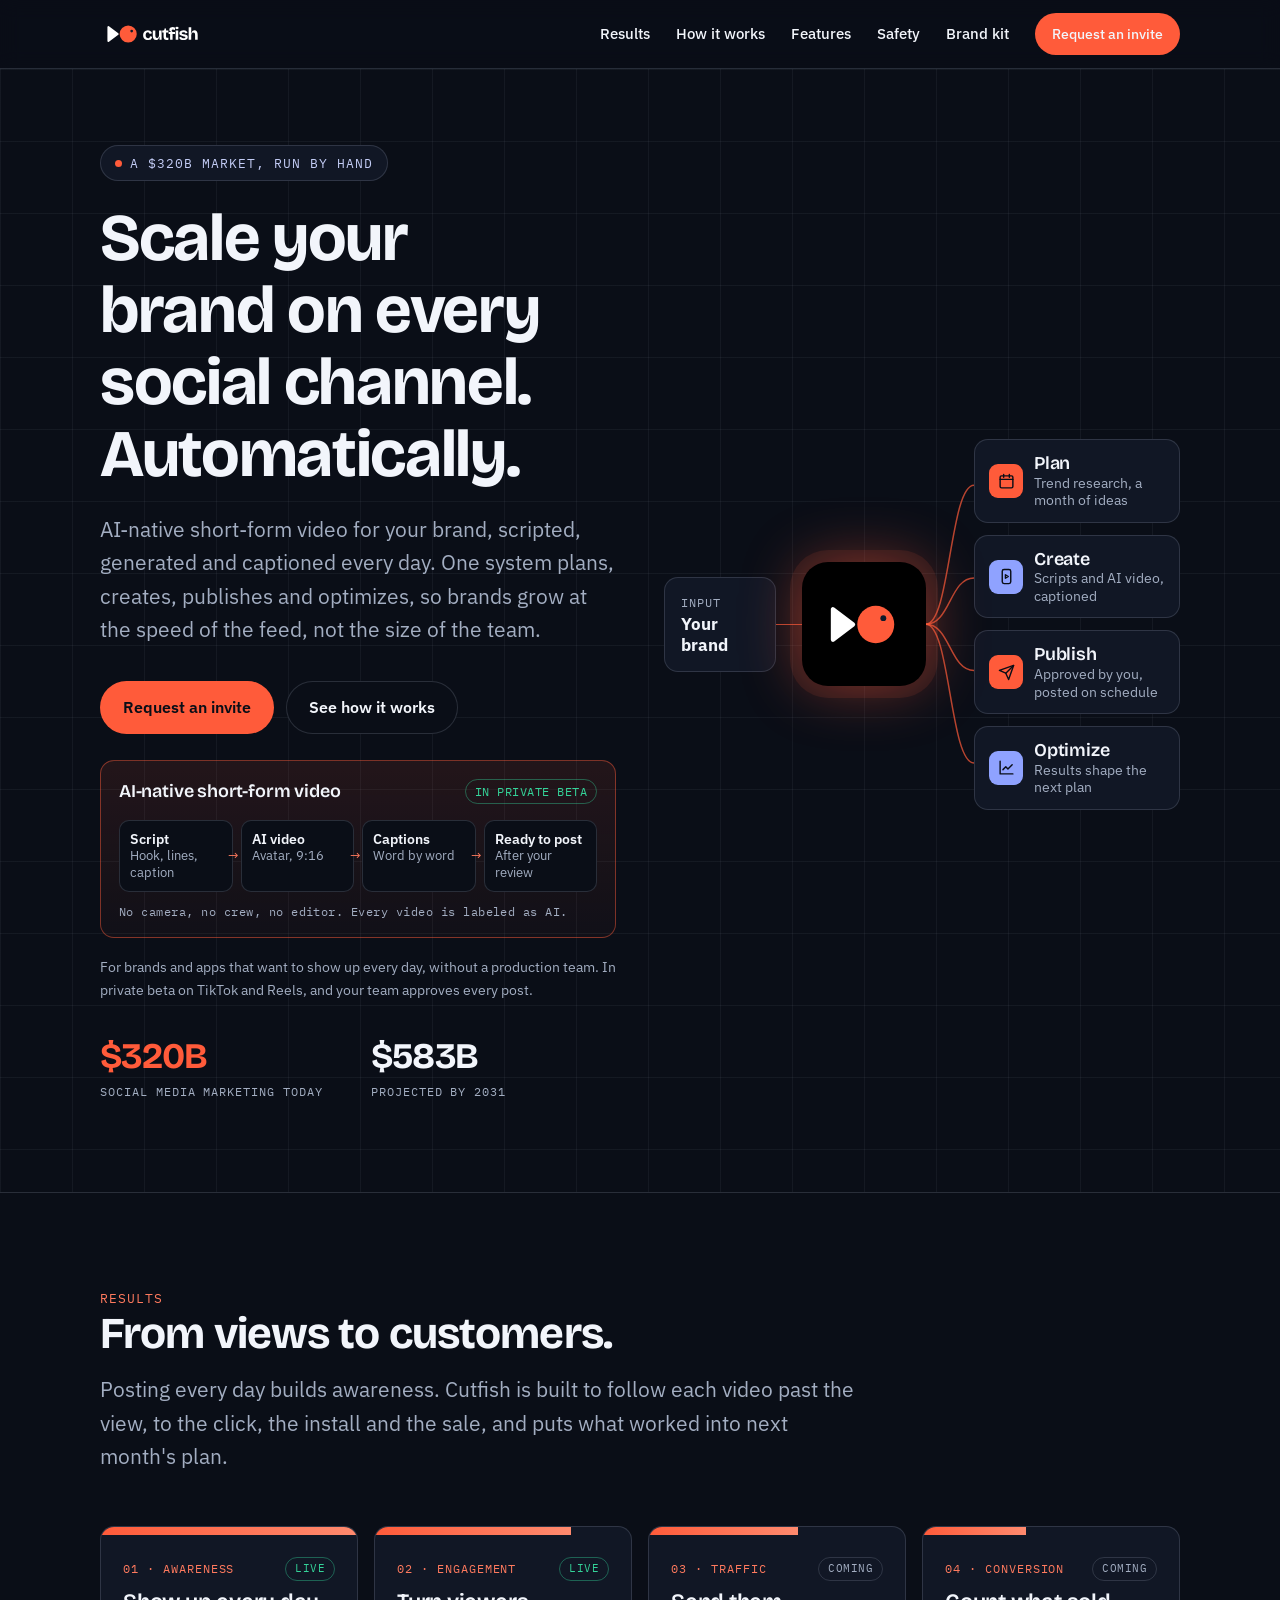
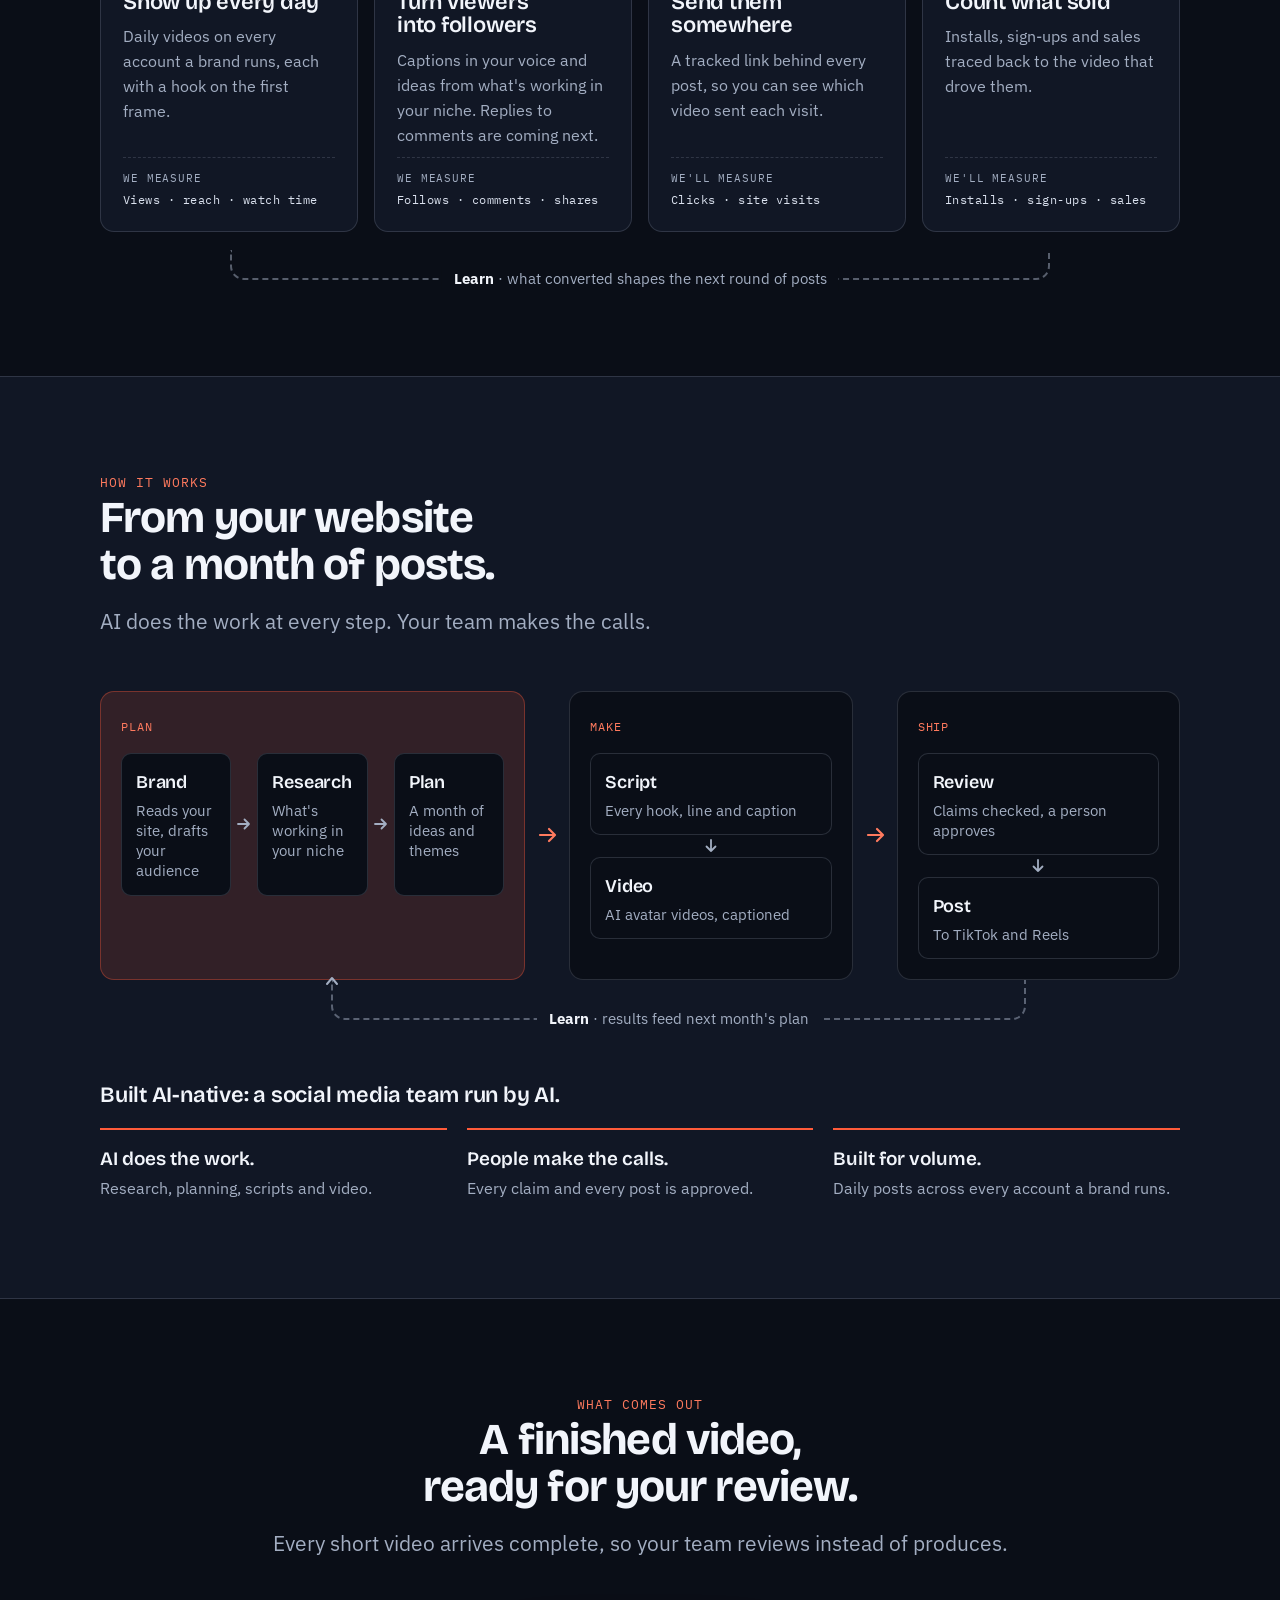
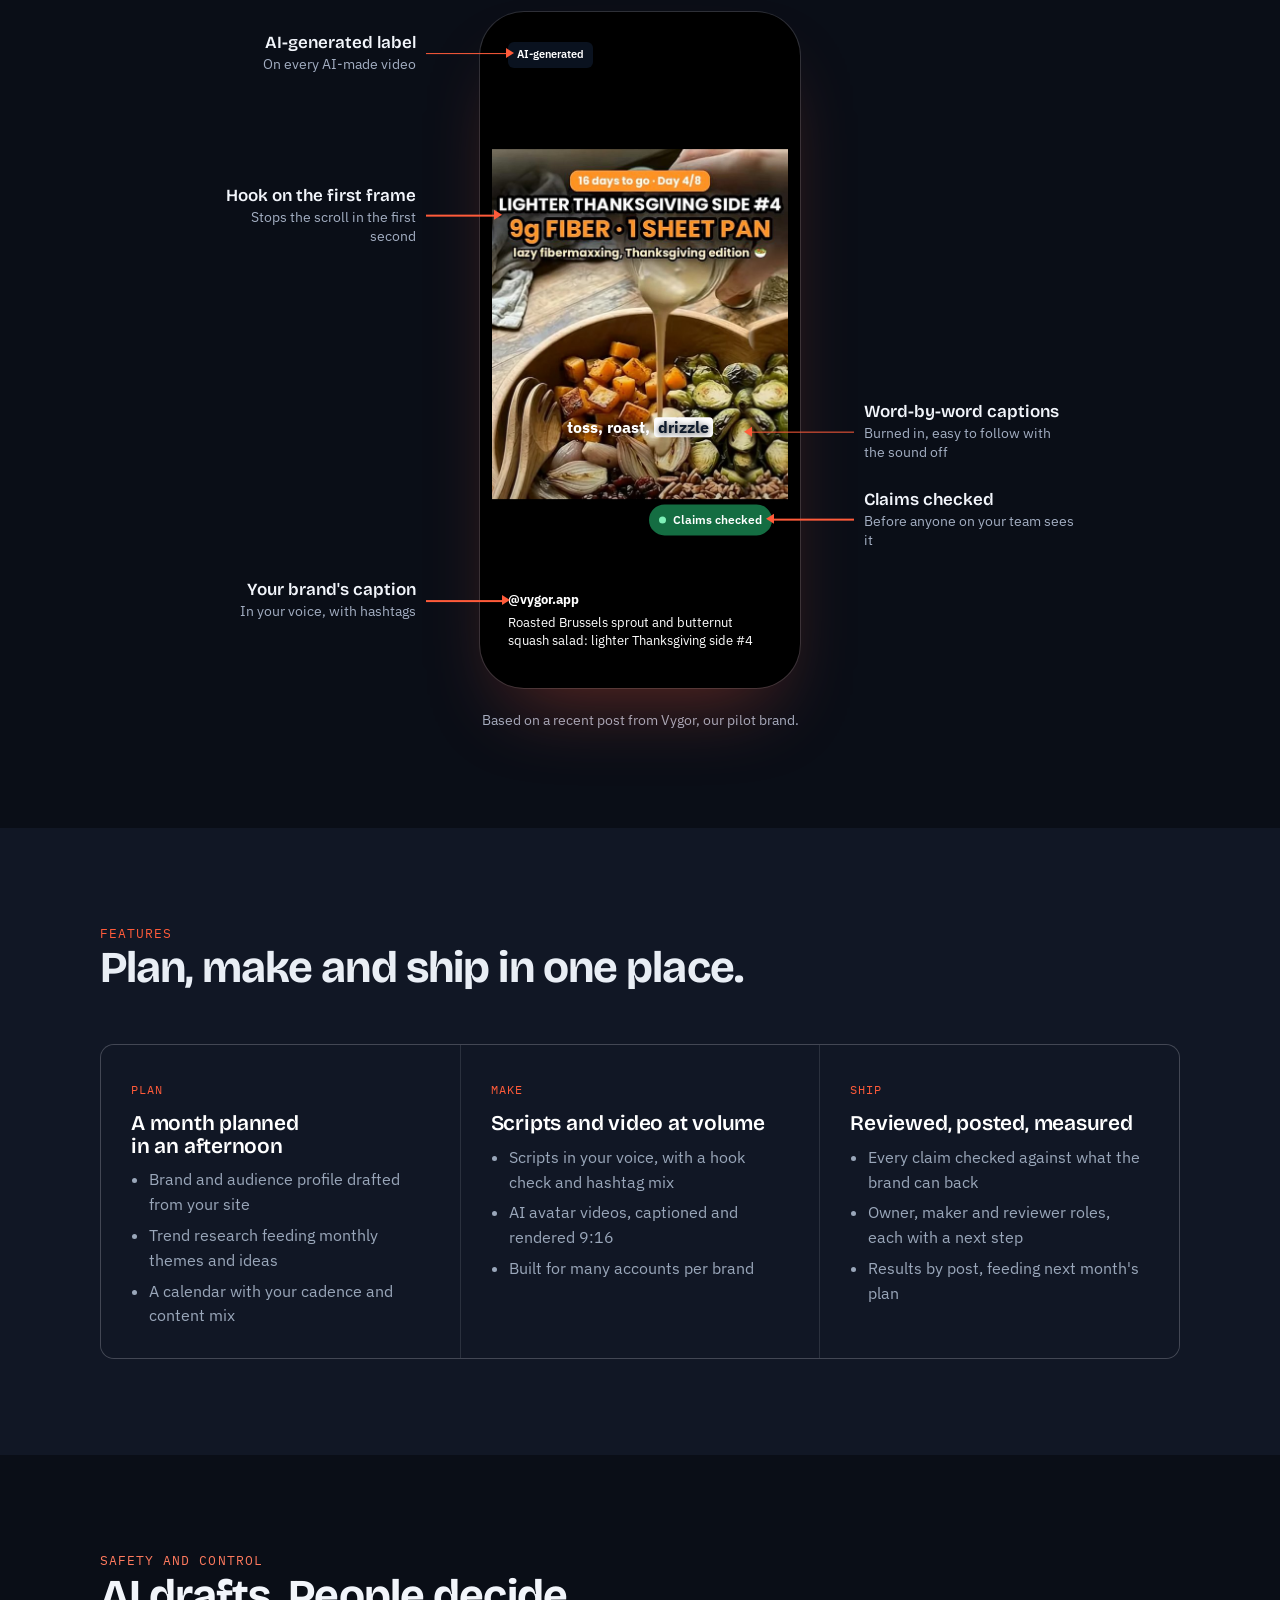
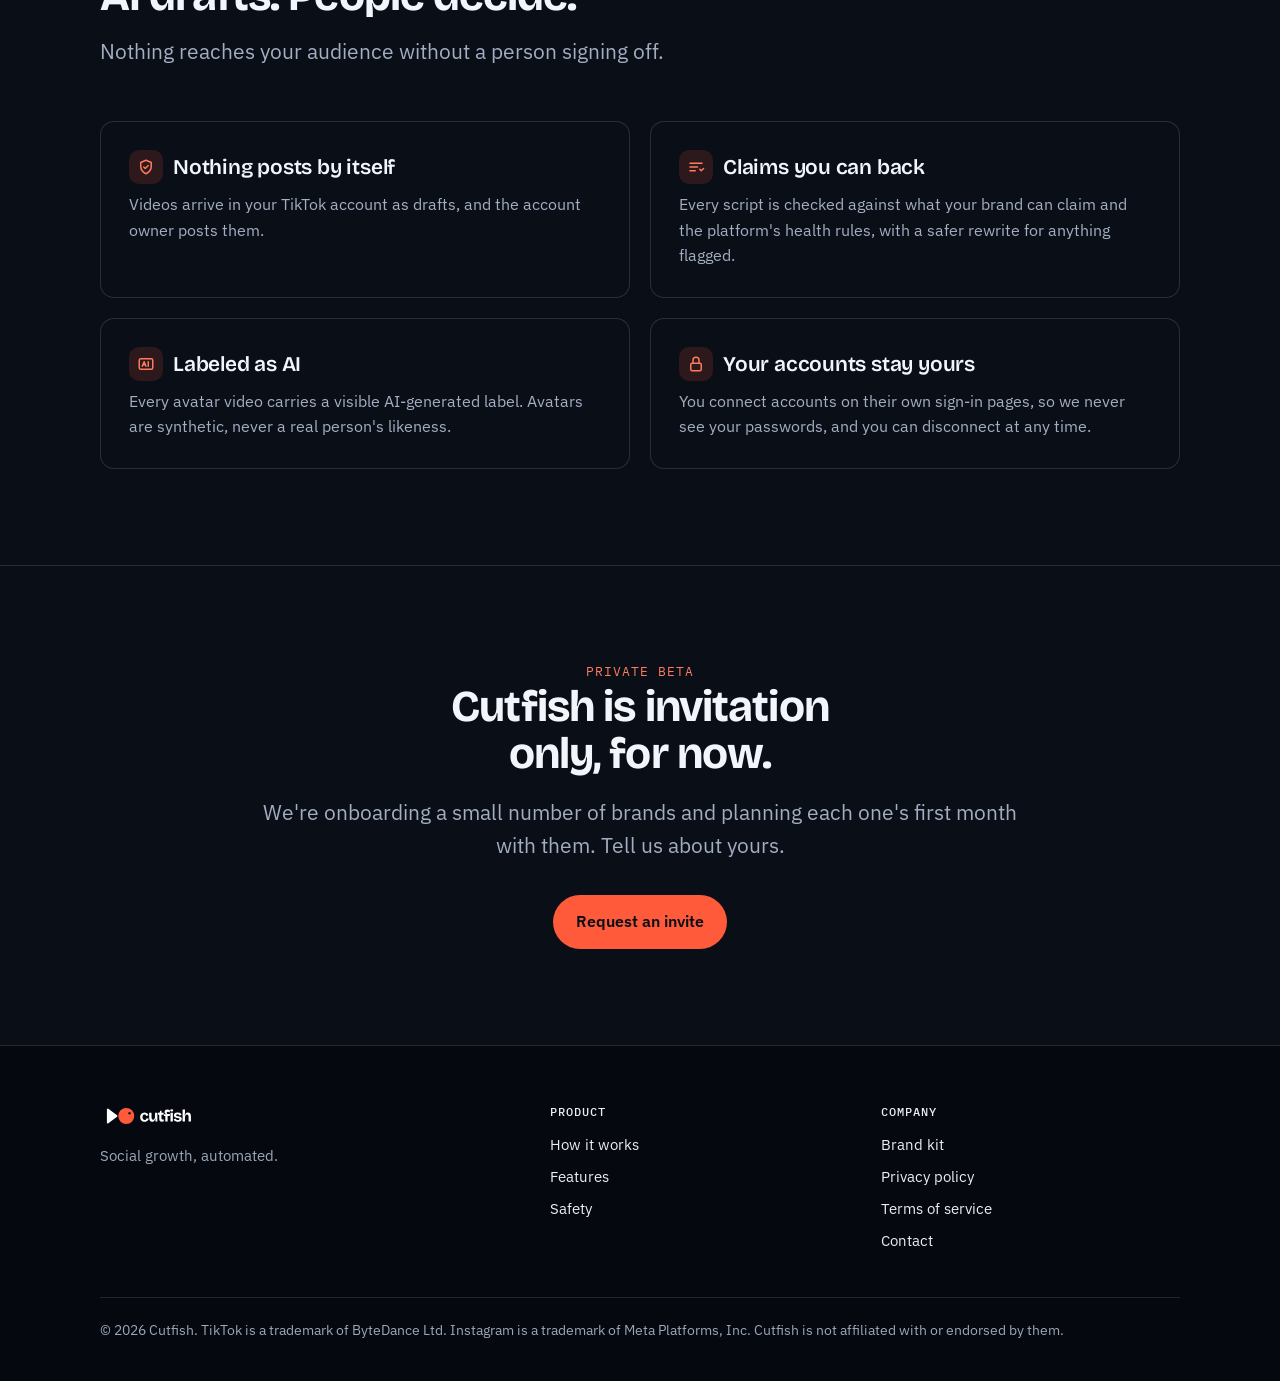
<file: index.html>
<!doctype html>
<html lang="en">
<head>
  <meta charset="utf-8">
  <meta name="viewport" content="width=device-width, initial-scale=1, viewport-fit=cover">
  <title>Cutfish · Social growth, automated</title>
  <meta name="description" content="Cutfish is one AI system that plans, creates, publishes and optimizes a brand's social media, starting with short video on TikTok and Reels. Private beta, by invitation.">
  <meta name="theme-color" content="#0A0E17">
  <meta property="og:type" content="website">
  <meta property="og:title" content="Cutfish · Scale your brand on every social channel. Automatically.">
  <meta property="og:description" content="One system plans, creates, publishes and optimizes across social, so brands grow at the speed of the feed, not the size of the team. Private beta, by invitation.">
  <meta property="og:url" content="https://www.cut.fish/">
  <meta property="og:image" content="https://www.cut.fish/brand/cutfish-share-card.png">
  <meta property="og:image:width" content="1200">
  <meta property="og:image:height" content="630">
  <meta property="og:image:alt" content="Cutfish: scale your brand on every social channel, automatically.">
  <meta name="twitter:card" content="summary_large_image">
  <link rel="canonical" href="https://www.cut.fish/">
  <link rel="icon" href="/favicon.ico" sizes="any">
  <link rel="icon" href="/favicon.svg" type="image/svg+xml">
  <link rel="apple-touch-icon" href="/apple-touch-icon.png">
  <link rel="preconnect" href="https://fonts.googleapis.com">
  <link rel="preconnect" href="https://fonts.gstatic.com" crossorigin>
  <link rel="stylesheet" href="https://fonts.googleapis.com/css2?family=Bricolage+Grotesque:opsz,wght@12..96,600;12..96,700&family=IBM+Plex+Mono:wght@400;500&family=IBM+Plex+Sans:wght@400;500;600&display=swap">
  <link rel="stylesheet" href="/assets/site.css?v=5">
</head>
<body>
<a class="skip" href="#main">Skip to content</a>

<header class="site-header">
  <div class="wrap">
    <a class="logo" href="/" aria-label="Cutfish home"><img src="/brand/cutfish-logo-horizontal-on-dark.svg" alt="Cutfish" width="140" height="41"></a>
    <nav class="nav" aria-label="Main">
      <a href="#results">Results</a>
      <a href="#how">How it works</a>
      <a href="#features">Features</a>
      <a href="#trust">Safety</a>
      <a href="/brand">Brand kit</a>
      <a class="btn btn-primary" href="mailto:krishna@serebrumhq.com?subject=Cutfish%20invite%20request">Request an invite</a>
    </nav>
  </div>
</header>

<main id="main">
  <section class="hero">
    <div class="wrap">
      <div>
        <p class="beta"><span class="dot" aria-hidden="true"></span>A $320B market, run by hand</p>
        <h1>Scale your brand on every social channel. Automatically.</h1>
        <p class="lede">AI-native short-form video for your brand, scripted, generated and captioned every day. One system plans, creates, publishes and optimizes, so brands grow at the speed of the feed, not the size of the team.</p>
        <div class="actions">
          <a class="btn btn-primary" href="mailto:krishna@serebrumhq.com?subject=Cutfish%20invite%20request">Request an invite</a>
          <a class="btn btn-ghost" href="#how">See how it works</a>
        </div>
        <div class="vstrip" role="group" aria-labelledby="vstrip-title">
          <div class="vstrip-head"><b id="vstrip-title">AI-native short-form video</b><span class="stage-pill">In private beta</span></div>
          <ol class="vsteps" aria-label="How each video is made">
            <li><b>Script</b>Hook, lines, caption</li>
            <li><b>AI video</b>Avatar, 9:16</li>
            <li><b>Captions</b>Word by word</li>
            <li><b>Ready to post</b>After your review</li>
          </ol>
          <p class="vstrip-fine">No camera, no crew, no editor. Every video is labeled as AI.</p>
        </div>
        <p class="fine">For brands and apps that want to show up every day, without a production team. In private beta on TikTok and Reels, and your team approves every post.</p>
        <div class="stats">
          <div><b>$320B</b><span>Social media marketing today</span></div>
          <div><b>$583B</b><span>Projected by 2031</span></div>
        </div>
      </div>
      <div class="hub hub-4" role="img" aria-label="Your brand goes into Cutfish, which runs four steps: plan, create, publish and optimize.">
        <div class="hub-card hub-input"><span>Input</span><b>Your brand</b></div>
        <div class="hub-line"></div>
        <div class="hub-core">
          <div class="hub-mark"><img src="/brand/cutfish-mark-on-dark.svg" alt="" width="200" height="120"></div>
        </div>
        <svg class="hub-fan" viewBox="0 0 100 100" preserveAspectRatio="none" aria-hidden="true"><path d="M0 50 C50 50 50 12.5 100 12.5"/><path d="M0 50 C50 50 50 37.5 100 37.5"/><path d="M0 50 C50 50 50 62.5 100 62.5"/><path d="M0 50 C50 50 50 87.5 100 87.5"/></svg>
        <ul class="hub-out">
          <li class="hub-card"><span class="hub-ico"><svg viewBox="0 0 24 24" fill="none" stroke="currentColor" stroke-width="2" stroke-linecap="round" stroke-linejoin="round" aria-hidden="true"><rect x="3" y="4" width="18" height="17" rx="2"/><path d="M3 9h18M8 2v4M16 2v4"/></svg></span><div><b>Plan</b><small>Trend research, a month of ideas</small></div></li>
          <li class="hub-card"><span class="hub-ico"><svg viewBox="0 0 24 24" fill="none" stroke="currentColor" stroke-width="2" stroke-linecap="round" stroke-linejoin="round" aria-hidden="true"><rect x="6" y="2" width="12" height="20" rx="2.5"/><path d="M10.5 9.5v5l4-2.5z"/></svg></span><div><b>Create</b><small>Scripts and AI video, captioned</small></div></li>
          <li class="hub-card"><span class="hub-ico"><svg viewBox="0 0 24 24" fill="none" stroke="currentColor" stroke-width="2" stroke-linecap="round" stroke-linejoin="round" aria-hidden="true"><path d="M22 2 11 13"/><path d="M22 2 15 22l-4-9-9-4 20-7z"/></svg></span><div><b>Publish</b><small>Approved by you, posted on schedule</small></div></li>
          <li class="hub-card"><span class="hub-ico"><svg viewBox="0 0 24 24" fill="none" stroke="currentColor" stroke-width="2" stroke-linecap="round" stroke-linejoin="round" aria-hidden="true"><path d="M3 3v18h18"/><path d="M7 15l4-4 3 3 6-6"/></svg></span><div><b>Optimize</b><small>Results shape the next plan</small></div></li>
        </ul>
      </div>
    </div>
  </section>

  <section id="results" class="results" aria-labelledby="results-title">
    <div class="wrap">
      <div class="section-head">
        <p class="eyebrow">Results</p>
        <h2 id="results-title">From views to customers.</h2>
        <p class="lede">Posting every day builds awareness. Cutfish is built to follow each video past the view, to the click, the install and the sale, and puts what worked into next month's plan.</p>
      </div>

      <ol class="funnel" aria-label="The four stages Cutfish works on, from first view to sale">
        <li>
          <div class="band" aria-hidden="true"></div>
          <div class="stage-top"><span class="num">01 · Awareness</span><span class="stage-pill live">Live</span></div>
          <h3>Show up every day</h3>
          <p>Daily videos on every account a brand runs, each with a hook on the first frame.</p>
          <p class="measures"><span>We measure</span>Views · reach · watch time</p>
        </li>
        <li>
          <div class="band" aria-hidden="true"></div>
          <div class="stage-top"><span class="num">02 · Engagement</span><span class="stage-pill live">Live</span></div>
          <h3>Turn viewers into followers</h3>
          <p>Captions in your voice and ideas from what's working in your niche. Replies to comments are coming next.</p>
          <p class="measures"><span>We measure</span>Follows · comments · shares</p>
        </li>
        <li>
          <div class="band" aria-hidden="true"></div>
          <div class="stage-top"><span class="num">03 · Traffic</span><span class="stage-pill">Coming</span></div>
          <h3>Send them somewhere</h3>
          <p>A tracked link behind every post, so you can see which video sent each visit.</p>
          <p class="measures"><span>We'll measure</span>Clicks · site visits</p>
        </li>
        <li>
          <div class="band" aria-hidden="true"></div>
          <div class="stage-top"><span class="num">04 · Conversion</span><span class="stage-pill">Coming</span></div>
          <h3>Count what sold</h3>
          <p>Installs, sign-ups and sales traced back to the video that drove them.</p>
          <p class="measures"><span>We'll measure</span>Installs · sign-ups · sales</p>
        </li>
      </ol>
      <div class="loop-row"><span><b>Learn</b> · what converted shapes the next round of posts</span></div>
    </div>
  </section>

  <section id="how" class="mist">
    <div class="wrap">
      <div class="section-head">
        <p class="eyebrow">How it works</p>
        <h2>From your website to a month of posts.</h2>
        <p class="lede">AI does the work at every step. Your team makes the calls.</p>
      </div>
      <figure class="flow-fig">
        <ol class="flow" aria-label="How Cutfish works">
          <li class="stage stage-plan">
            <span class="stage-name">Plan</span>
            <ol class="nodes">
              <li><b>Brand</b><span>Reads your site, drafts your audience</span></li>
              <li><b>Research</b><span>What's working in your niche</span></li>
              <li><b>Plan</b><span>A month of ideas and themes</span></li>
            </ol>
          </li>
          <li class="stage stage-make">
            <span class="stage-name">Make</span>
            <ol class="nodes">
              <li><b>Script</b><span>Every hook, line and caption</span></li>
              <li><b>Video</b><span>AI avatar videos, captioned</span></li>
            </ol>
          </li>
          <li class="stage stage-ship">
            <span class="stage-name">Ship</span>
            <ol class="nodes">
              <li><b>Review</b><span>Claims checked, a person approves</span></li>
              <li><b>Post</b><span>To TikTok and Reels</span></li>
            </ol>
          </li>
        </ol>
        <div class="loop"><span><b>Learn</b> · results feed next month's plan</span></div>
        <figcaption class="sr-only">Seven steps in three groups. Plan: brand, research, plan. Make: script, video. Ship: review, post. Results from each post loop back into the next month's plan.</figcaption>
      </figure>
      <h3 class="native-title">Built AI-native: a social media team run by AI.</h3>
      <ul class="native">
        <li><b>AI does the work.</b> Research, planning, scripts and video.</li>
        <li><b>People make the calls.</b> Every claim and every post is approved.</li>
        <li><b>Built for volume.</b> Daily posts across every account a brand runs.</li>
      </ul>
    </div>
  </section>

  <section class="output">
    <div class="wrap">
      <div class="section-head center">
        <p class="eyebrow">What comes out</p>
        <h2>A finished video, ready for your review.</h2>
        <p class="lede">Every short video arrives complete, so your team reviews instead of produces.</p>
      </div>
      <figure class="annot">
        <div class="annot-stage">
          <div class="phone" role="img" aria-label="A finished vertical video based on a Vygor post: an AI-generated label, a hook on the first frame, word-by-word captions, a claims-checked badge and the brand's caption">
            <div class="screen real">
              <span class="label">AI-generated</span>
              <img class="shot" src="/assets/vygor-post.jpg" alt="" width="600" height="709">
              <p class="karaoke">toss, roast, <mark>drizzle</mark></p>
              <span class="claim"><span class="dot"></span>Claims checked</span>
              <div class="caption"><b>@vygor.app</b>Roasted Brussels sprout and butternut squash salad: lighter Thanksgiving side #4</div>
            </div>
          </div>
          <ul class="callouts">
          <li class="co l" style="--y:6%;--in:30px"><b>AI-generated label</b><span>On every AI-made video</span></li>
          <li class="co l" style="--y:30%;--in:18px"><b>Hook on the first frame</b><span>Stops the scroll in the first second</span></li>
          <li class="co l" style="--y:87%;--in:26px"><b>Your brand's caption</b><span>In your voice, with hashtags</span></li>
          <li class="co r" style="--y:62%;--in:52px"><b>Word-by-word captions</b><span>Burned in, easy to follow with the sound off</span></li>
          <li class="co r" style="--y:75%;--in:30px"><b>Claims checked</b><span>Before anyone on your team sees it</span></li>
          </ul>
        </div>
        <figcaption>Based on a recent post from Vygor, our pilot brand.</figcaption>
      </figure>
    </div>
  </section>

  <section id="features" class="ink">
    <div class="wrap">
      <div class="section-head">
        <p class="eyebrow">Features</p>
        <h2>Plan, make and ship in one place.</h2>
      </div>
      <div class="features">
        <div>
          <span class="tag">Plan</span>
          <h3>A month planned in an afternoon</h3>
          <ul>
            <li>Brand and audience profile drafted from your site</li>
            <li>Trend research feeding monthly themes and ideas</li>
            <li>A calendar with your cadence and content mix</li>
          </ul>
        </div>
        <div>
          <span class="tag">Make</span>
          <h3>Scripts and video at volume</h3>
          <ul>
            <li>Scripts in your voice, with a hook check and hashtag mix</li>
            <li>AI avatar videos, captioned and rendered 9:16</li>
            <li>Built for many accounts per brand</li>
          </ul>
        </div>
        <div>
          <span class="tag">Ship</span>
          <h3>Reviewed, posted, measured</h3>
          <ul>
            <li>Every claim checked against what the brand can back</li>
            <li>Owner, maker and reviewer roles, each with a next step</li>
            <li>Results by post, feeding next month's plan</li>
          </ul>
        </div>
      </div>
    </div>
  </section>

  <section id="trust">
    <div class="wrap">
      <div class="section-head">
        <p class="eyebrow">Safety and control</p>
        <h2>AI drafts. People decide.</h2>
        <p class="lede">Nothing reaches your audience without a person signing off.</p>
      </div>
      <div class="trust">
        <div class="card">
          <h3><span class="icon" aria-hidden="true"><svg viewBox="0 0 24 24" fill="none" stroke="currentColor" stroke-width="2" stroke-linecap="round" stroke-linejoin="round"><path d="M12 3l7 3v5c0 5-3.5 8.5-7 10-3.5-1.5-7-5-7-10V6l7-3z"/><path d="M9 12l2 2 4-4"/></svg></span>Nothing posts by itself</h3>
          <p>Videos arrive in your TikTok account as drafts, and the account owner posts them.</p>
        </div>
        <div class="card">
          <h3><span class="icon" aria-hidden="true"><svg viewBox="0 0 24 24" fill="none" stroke="currentColor" stroke-width="2" stroke-linecap="round" stroke-linejoin="round"><path d="M4 7h16M4 12h10M4 17h7"/><path d="M17 15l2 2 3-3"/></svg></span>Claims you can back</h3>
          <p>Every script is checked against what your brand can claim and the platform's health rules, with a safer rewrite for anything flagged.</p>
        </div>
        <div class="card">
          <h3><span class="icon" aria-hidden="true"><svg viewBox="0 0 24 24" fill="none" stroke="currentColor" stroke-width="2" stroke-linecap="round" stroke-linejoin="round"><rect x="3" y="5" width="18" height="14" rx="2"/><path d="M7 15l2.5-6L12 15M8 13h3M15 9v6"/></svg></span>Labeled as AI</h3>
          <p>Every avatar video carries a visible AI-generated label. Avatars are synthetic, never a real person's likeness.</p>
        </div>
        <div class="card">
          <h3><span class="icon" aria-hidden="true"><svg viewBox="0 0 24 24" fill="none" stroke="currentColor" stroke-width="2" stroke-linecap="round" stroke-linejoin="round"><rect x="5" y="11" width="14" height="10" rx="2"/><path d="M8 11V7a4 4 0 018 0v4"/></svg></span>Your accounts stay yours</h3>
          <p>You connect accounts on their own sign-in pages, so we never see your passwords, and you can disconnect at any time.</p>
        </div>
      </div>
    </div>
  </section>

  <section id="contact" class="cta">
    <div class="wrap">
      <p class="eyebrow">Private beta</p>
      <h2>Cutfish is invitation only, for now.</h2>
      <p class="lede">We're onboarding a small number of brands and planning each one's first month with them. Tell us about yours.</p>
      <div class="actions">
        <a class="btn btn-primary" href="mailto:krishna@serebrumhq.com?subject=Cutfish%20invite%20request">Request an invite</a>
      </div>
    </div>
  </section>
</main>

<footer class="site-footer">
  <div class="wrap">
    <div>
      <img src="/brand/cutfish-logo-horizontal-on-dark.svg" alt="Cutfish" width="130" height="38">
      <p>Social growth, automated.</p>
    </div>
    <div>
      <h4>Product</h4>
      <ul>
        <li><a href="/#how">How it works</a></li>
        <li><a href="/#features">Features</a></li>
        <li><a href="/#trust">Safety</a></li>
      </ul>
    </div>
    <div>
      <h4>Company</h4>
      <ul>
        <li><a href="/brand">Brand kit</a></li>
        <li><a href="/privacy">Privacy policy</a></li>
        <li><a href="/terms">Terms of service</a></li>
        <li><a href="mailto:krishna@serebrumhq.com">Contact</a></li>
      </ul>
    </div>
    <p class="legal">© 2026 Cutfish. TikTok is a trademark of ByteDance Ltd. Instagram is a trademark of Meta Platforms, Inc. Cutfish is not affiliated with or endorsed by them.</p>
  </div>
</footer>
<script src="/assets/invite.js?v=1" defer></script>
</body>
</html>
</file>
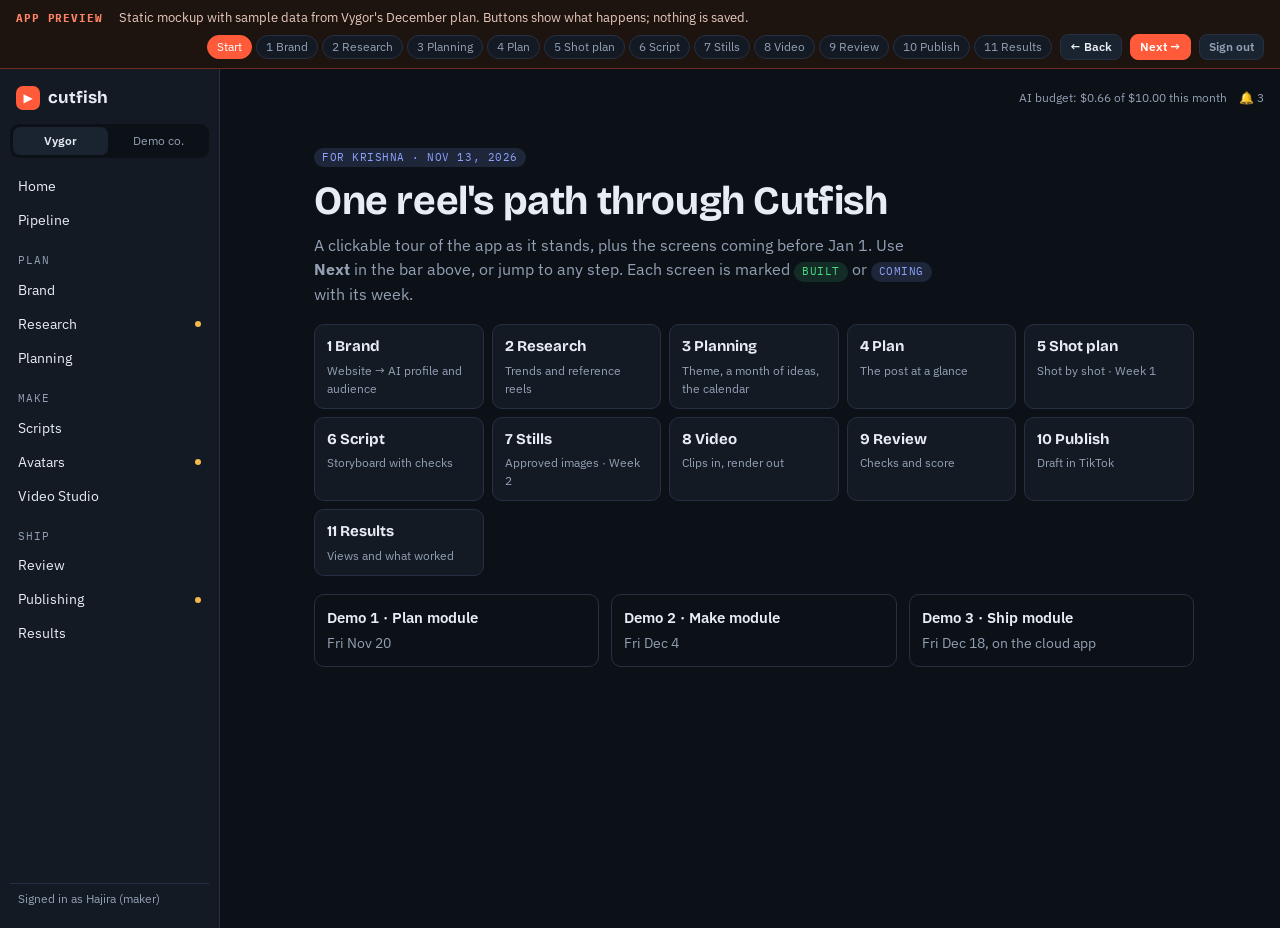
<file: app-preview/index.html>
<!doctype html>
<html lang="en">
<head>
<meta charset="utf-8">
<meta name="viewport" content="width=device-width,initial-scale=1,viewport-fit=cover">
<meta name="robots" content="noindex,nofollow">
<title>Cutfish app preview</title>
<link rel="icon" href="/favicon.svg" type="image/svg+xml">
<link rel="preconnect" href="https://fonts.googleapis.com">
<link rel="stylesheet" href="https://fonts.googleapis.com/css2?family=Bricolage+Grotesque:opsz,wght@12..96,600;12..96,700&family=IBM+Plex+Sans:wght@400;500;600&family=IBM+Plex+Mono:wght@400;500&display=swap">
<style>
/* Static preview of the Cutfish app for Krishna: the app's left menu, a guided
   walkthrough of one reel's path, sample data, nothing saved. Built Nov 13. */
:root{
  --bg:#0c1118; --surface:#131a24; --surface2:#1a2330; --line:#253042; --ink:#e8edf4; --muted:#93a0b4;
  --coral:#ff5b3a; --coral-ink:#ff8466; --coral-soft:rgba(255,91,58,.14);
  --good:#4ade80; --good-soft:rgba(74,222,128,.13); --warn:#f5b84b; --warn-soft:rgba(245,184,75,.14);
  --blue:#8fa2ff; --blue-soft:rgba(143,162,255,.14); --bad:#f87171;
  --display:"Bricolage Grotesque",ui-sans-serif,system-ui,sans-serif;
  --body:"IBM Plex Sans",ui-sans-serif,system-ui,-apple-system,"Segoe UI",sans-serif;
  --mono:"IBM Plex Mono",ui-monospace,Menlo,monospace;
  color-scheme:dark;
}
*{box-sizing:border-box}
html,body{margin:0;background:var(--bg);color:var(--ink);font-family:var(--body);font-size:15px;line-height:1.5}
button{font:inherit;color:inherit;cursor:pointer}
a{color:var(--coral-ink)}
:focus-visible{outline:2px solid var(--coral);outline-offset:2px}
h1,h2,h3{font-family:var(--display);margin:0;letter-spacing:-.01em;text-wrap:balance}
p{margin:0}

/* preview banner + walkthrough bar */
.banner{position:sticky;top:0;z-index:20;background:#1d1410;border-bottom:1px solid rgba(255,91,58,.35);padding:8px max(16px,env(safe-area-inset-left,0px));display:flex;flex-wrap:wrap;gap:6px 16px;align-items:center;font-size:13px}
.banner b{font-family:var(--mono);font-size:11px;letter-spacing:.08em;text-transform:uppercase;color:var(--coral-ink)}
.banner span{color:#e9c9bd}
.walk{display:flex;flex-wrap:wrap;align-items:center;gap:8px;margin-left:auto}
.walk .steps{display:flex;gap:4px;flex-wrap:wrap}
.walk .steps button{border:1px solid var(--line);background:var(--surface);border-radius:99px;padding:2px 9px;font-size:12px;color:var(--muted)}
.walk .steps button.on{background:var(--coral);border-color:var(--coral);color:#fff}
.walk .steps button.done{color:var(--ink)}
.btn{border:1px solid var(--line);background:var(--surface2);border-radius:8px;padding:6px 12px;font-size:13px;font-weight:600}
.btn:hover{border-color:var(--muted)}
.btn.p{background:var(--coral);border-color:var(--coral);color:#fff}
.btn.s{padding:3px 9px;font-size:12px}

/* app shell */
.app{display:grid;grid-template-columns:220px minmax(0,1fr);min-height:calc(100vh - 41px)}
nav.side{border-right:1px solid var(--line);background:var(--surface);padding:14px 10px;display:flex;flex-direction:column;gap:12px;position:sticky;top:41px;height:calc(100vh - 41px);overflow:auto}
.logo{display:flex;align-items:center;gap:8px;font-family:var(--display);font-weight:700;font-size:17px;padding:2px 6px}
.logo i{width:24px;height:24px;border-radius:7px;background:var(--coral);display:grid;place-items:center;font-style:normal;color:#fff;font-size:12px}
.co{display:grid;grid-template-columns:1fr 1fr;gap:3px;background:var(--bg);border-radius:9px;padding:3px}
.co span{text-align:center;font-size:12px;padding:5px;border-radius:7px;color:var(--muted)}
.co span.on{background:var(--surface2);color:var(--ink);font-weight:600}
.grp{display:flex;flex-direction:column;gap:1px}
.grp .gl{font-family:var(--mono);font-size:10.5px;letter-spacing:.08em;text-transform:uppercase;color:var(--muted);padding:4px 8px}
.nav{display:flex;align-items:center;gap:8px;border:0;background:none;text-align:left;padding:6px 8px;border-radius:7px;font-size:14px;color:var(--ink)}
.nav:hover{background:var(--surface2)}
.nav.on{background:var(--coral-soft);color:var(--coral-ink);font-weight:600}
.nav .dot{margin-left:auto;width:6px;height:6px;border-radius:99px;background:var(--warn)}
.side .me{margin-top:auto;font-size:12px;color:var(--muted);padding:6px 8px;border-top:1px solid var(--line)}
main{min-width:0;padding:20px max(16px,env(safe-area-inset-right,0px)) 60px 24px}
.top{display:flex;justify-content:flex-end;gap:12px;font-size:12px;color:var(--muted);margin-bottom:10px}
.screen{display:none;max-width:1040px}
.screen.on{display:block}
.ph{display:flex;flex-wrap:wrap;align-items:flex-end;gap:10px;margin-bottom:14px}
.ph h1{font-size:24px}
.ph p{color:var(--muted);font-size:14px;flex-basis:100%}
.chip{display:inline-flex;align-items:center;gap:5px;font-family:var(--mono);font-size:10.5px;letter-spacing:.05em;text-transform:uppercase;border-radius:99px;padding:2px 8px;white-space:nowrap}
.chip.b{background:var(--good-soft);color:var(--good)}
.chip.c{background:var(--blue-soft);color:var(--blue)}
.chip.w{background:var(--warn-soft);color:var(--warn)}
.chip.n{background:var(--surface2);color:var(--muted)}
.card{background:var(--surface);border:1px solid var(--line);border-radius:12px;padding:16px}
.stack{display:flex;flex-direction:column;gap:14px}
.g2{display:grid;grid-template-columns:repeat(2,minmax(0,1fr));gap:12px}
.g3{display:grid;grid-template-columns:repeat(3,minmax(0,1fr));gap:12px}
.g4{display:grid;grid-template-columns:repeat(4,minmax(0,1fr));gap:12px}
.lab{font-size:12px;color:var(--muted)}
.mini{border:1px solid var(--line);border-radius:10px;padding:12px;display:flex;flex-direction:column;gap:4px;min-width:0}
.mini b{font-weight:600}
.mini span{color:var(--muted);font-size:14px}
.ready{display:flex;flex-wrap:wrap;gap:8px;align-items:center;border-radius:9px;padding:9px 12px;font-size:14px}
.ready.ok{background:var(--good-soft);color:var(--good)}
.ready.no{background:var(--warn-soft);color:var(--warn)}
.ready b{font-weight:600}
.hook{font-family:var(--display);font-size:26px;line-height:1.25}
.sent{font-size:17px;line-height:1.85}
.sent u{text-decoration-style:dashed;text-decoration-color:var(--muted);text-underline-offset:5px}
.row{display:flex;flex-wrap:wrap;gap:8px;align-items:center}
.tag{font-size:12px;border:1px solid var(--line);border-radius:99px;padding:2px 9px;color:var(--muted)}
.av{width:28px;height:28px;border-radius:99px;background:var(--coral-soft);color:var(--coral-ink);display:grid;place-items:center;font-size:12px;font-weight:600}
.note{font-size:13px;color:var(--muted);border-left:3px solid var(--blue);padding:4px 0 4px 10px}
.tabs{display:flex;gap:4px;border-bottom:1px solid var(--line);margin-bottom:16px;overflow-x:auto}
.tabs button{border:0;background:none;padding:8px 12px;border-bottom:3px solid transparent;font-size:14px;color:var(--muted);white-space:nowrap}
.tabs button.on{border-bottom-color:var(--coral);color:var(--ink);font-weight:600}
.tabs small{display:block;font-family:var(--mono);font-size:9.5px;letter-spacing:.04em;text-transform:uppercase}
.posthead{display:flex;flex-wrap:wrap;gap:8px 12px;align-items:center;margin-bottom:6px}
.posthead h1{font-size:21px;flex-basis:100%}

/* calendar */
.cal{display:grid;grid-template-columns:repeat(7,minmax(0,1fr));gap:4px}
.cal .dh{font-family:var(--mono);font-size:10.5px;color:var(--muted);text-transform:uppercase;padding:2px 4px}
.cal .d{min-height:74px;background:var(--surface);border:1px solid var(--line);border-radius:8px;padding:4px 5px;display:flex;flex-direction:column;gap:3px;min-width:0}
.cal .d .n{font-size:11px;color:var(--muted)}
.cal .d.peak .n::after{content:" · peak";color:var(--warn)}
.cal .pc{font-size:11px;border-radius:5px;padding:2px 5px;background:var(--surface2);white-space:nowrap;overflow:hidden;text-overflow:ellipsis;border-left:3px solid var(--good)}
.cal .pc.pr{border-left-color:var(--coral)}
.cal .pc.en{border-left-color:var(--warn)}
.cal .d.empty{opacity:.35}
.cal .open{font-size:11px;color:var(--muted);border:1px dashed var(--line);border-radius:5px;padding:2px 5px}

/* storyboard */
.clip{display:grid;grid-template-columns:96px minmax(0,1fr);gap:14px;border:1px solid var(--line);border-radius:12px;padding:12px;background:var(--surface)}
.frame{aspect-ratio:9/16;width:100%;max-width:100%;background:#0a0d12;border:1px solid var(--line);border-radius:9px;display:grid;place-items:center;padding:6px 6px 16px;position:relative;text-align:center;font-size:11px;font-weight:600;line-height:1.25}
.frame small{position:absolute;bottom:3px;left:0;right:0;font-family:var(--mono);font-size:9px;color:var(--muted);font-weight:400}
.phone{width:min(240px,100%);aspect-ratio:9/16;border-radius:22px;border:6px solid #1f2733;background:linear-gradient(160deg,#3a2a1f,#1a1410 60%,#0d0a08);position:relative;overflow:hidden;display:flex;flex-direction:column;justify-content:space-between;padding:14px 12px}
.phone .lbl{align-self:flex-start;font-size:10px;background:rgba(0,0,0,.6);border-radius:4px;padding:1px 6px}
.phone .txt{font-family:var(--display);font-size:17px;text-align:center;text-shadow:0 2px 6px #000}
.phone .cap{font-size:11px;text-align:center;color:#ffd9cc}
.list{display:flex;flex-direction:column;gap:8px}
.li{display:grid;grid-template-columns:auto minmax(0,1fr) auto;gap:12px;align-items:center;border:1px solid var(--line);border-radius:10px;padding:10px 12px;background:var(--surface)}
.tick{width:26px;height:40px;border-radius:6px;display:grid;place-items:center;font-size:12px}
.tick.y{background:var(--good-soft);color:var(--good)}
.tick.n{border:1px dashed var(--line);color:var(--muted)}
.bars{display:flex;align-items:flex-end;gap:10px;height:150px;padding:10px 4px 0;border-bottom:1px solid var(--line)}
.bars div{flex:1;background:var(--coral-soft);border-top:3px solid var(--coral);border-radius:4px 4px 0 0;position:relative;min-width:0}
.bars div span{position:absolute;top:-20px;left:0;right:0;text-align:center;font-family:var(--mono);font-size:10.5px;color:var(--muted)}
.blabels{display:flex;gap:10px;padding:4px}
.blabels span{flex:1;text-align:center;font-size:11px;color:var(--muted);overflow:hidden;text-overflow:ellipsis;white-space:nowrap}
table{width:100%;border-collapse:collapse;font-size:14px}
th{text-align:left;font-family:var(--mono);font-size:10.5px;letter-spacing:.06em;text-transform:uppercase;color:var(--muted);font-weight:500;padding:8px;border-bottom:1px solid var(--line)}
td{padding:8px;border-bottom:1px solid var(--line)}
td.n{font-family:var(--mono);text-align:right}
.board{display:grid;grid-template-columns:repeat(7,minmax(150px,1fr));gap:8px;overflow-x:auto;padding-bottom:6px}
.col{background:var(--surface);border:1px solid var(--line);border-radius:10px;padding:8px;display:flex;flex-direction:column;gap:6px;min-width:150px}
.col h3{font-family:var(--mono);font-size:10.5px;letter-spacing:.06em;text-transform:uppercase;color:var(--muted);font-weight:500}
.pcard{background:var(--surface2);border-radius:8px;padding:7px 8px;font-size:12.5px;line-height:1.35}
.pcard small{display:block;color:var(--muted);font-size:11px;margin-top:2px}
.welcome{max-width:880px;margin:0 auto;padding:28px 0}
.welcome h1{font-size:clamp(28px,4vw,40px);line-height:1.1;margin-bottom:10px}
.flow{display:grid;grid-template-columns:repeat(auto-fit,minmax(150px,1fr));gap:8px;margin:18px 0}
.flow button{text-align:left;border:1px solid var(--line);background:var(--surface);border-radius:10px;padding:10px 12px;display:flex;flex-direction:column;gap:4px}
.flow button:hover{border-color:var(--coral)}
.flow b{font-family:var(--display);font-size:15px}
.flow span{font-size:12px;color:var(--muted)}
.toast{position:fixed;bottom:calc(16px + env(safe-area-inset-bottom,0px));left:50%;transform:translateX(-50%);background:var(--surface2);border:1px solid var(--line);border-radius:9px;padding:8px 14px;font-size:13px;opacity:0;transition:opacity .2s;pointer-events:none;z-index:30}
.toast.on{opacity:1}
@media (max-width:900px){.g3,.g4{grid-template-columns:repeat(2,minmax(0,1fr))}}
@media (max-width:760px){
  .app{grid-template-columns:1fr}
  nav.side{position:static;height:auto;flex-direction:row;flex-wrap:wrap;gap:6px;border-right:0;border-bottom:1px solid var(--line)}
  nav.side .grp{flex-direction:row;flex-wrap:wrap}
  nav.side .gl,.side .me,.co{display:none}
  main{padding-left:max(16px,env(safe-area-inset-left,0px))}
  .g2,.g3,.g4{grid-template-columns:1fr}
  .cal .pc{font-size:10px}
  .walk{margin-left:0}
}
@media (max-width:760px){.banner{position:static}}
@media (prefers-reduced-motion:reduce){.toast{transition:none}}
</style>
</head>
<body>

<div class="banner" role="region" aria-label="Preview notice">
  <b>App preview</b><span>Static mockup with sample data from Vygor's December plan. Buttons show what happens; nothing is saved.</span>
  <div class="walk" aria-label="Walkthrough">
    <div class="steps" id="steps"></div>
    <button class="btn s" id="prev">← Back</button>
    <button class="btn s p" id="next">Next →</button>
    <a class="btn s" href="/app-preview/logout" style="text-decoration:none;color:var(--muted)">Sign out</a>
  </div>
</div>

<div class="app">
  <nav class="side" aria-label="App menu">
    <div class="logo"><i>▶</i>cutfish</div>
    <div class="co"><span class="on">Vygor</span><span>Demo co.</span></div>
    <div class="grp"><button class="nav" data-go="home">Home</button><button class="nav" data-go="pipeline">Pipeline</button></div>
    <div class="grp"><div class="gl">Plan</div><button class="nav" data-go="brand">Brand</button><button class="nav" data-go="research">Research<span class="dot"></span></button><button class="nav" data-go="planning">Planning</button></div>
    <div class="grp"><div class="gl">Make</div><button class="nav" data-go="post-script">Scripts</button><button class="nav" data-go="avatars">Avatars<span class="dot"></span></button><button class="nav" data-go="post-video">Video Studio</button></div>
    <div class="grp"><div class="gl">Ship</div><button class="nav" data-go="post-review">Review</button><button class="nav" data-go="post-publish">Publishing<span class="dot"></span></button><button class="nav" data-go="results">Results</button></div>
    <div class="me">Signed in as Hajira (maker)</div>
  </nav>

  <main>
    <div class="top"><span>AI budget: $0.66 of $10.00 this month</span><span>🔔 3</span></div>

    <!-- WELCOME -->
    <section class="screen" id="welcome" aria-labelledby="w-h">
      <div class="welcome">
        <span class="chip c">For Krishna · Nov 13, 2026</span>
        <h1 id="w-h" style="margin-top:12px">One reel's path through Cutfish</h1>
        <p style="color:var(--muted);font-size:16px;max-width:62ch">A clickable tour of the app as it stands, plus the screens coming before Jan 1. Use <b>Next</b> in the bar above, or jump to any step. Each screen is marked <span class="chip b">Built</span> or <span class="chip c">Coming</span> with its week.</p>
        <div class="flow" id="flow"></div>
        <div class="g3">
          <div class="mini"><b>Demo 1 · Plan module</b><span>Fri Nov 20</span></div>
          <div class="mini"><b>Demo 2 · Make module</b><span>Fri Dec 4</span></div>
          <div class="mini"><b>Demo 3 · Ship module</b><span>Fri Dec 18, on the cloud app</span></div>
        </div>
      </div>
    </section>

    <!-- HOME -->
    <section class="screen" id="home" aria-labelledby="home-h">
      <div class="ph"><h1 id="home-h">Home</h1><span class="chip b">Built</span><p>Each person's next steps across every post, theirs first.</p></div>
      <div class="g2">
        <div class="card stack"><h2 style="font-size:16px">Next up for you</h2>
          <div class="list">
            <div class="li"><span class="tick n">1</span><div><b>Make 2 clips</b><div class="lab">Holiday party plate strategy · due Fri</div></div><span class="chip w">Video</span></div>
            <div class="li"><span class="tick n">2</span><div><b>Write the script</b><div class="lab">Lazy fibermaxxing: 3 add-ons · due Mon</div></div><span class="chip n">Script</span></div>
            <div class="li"><span class="tick n">3</span><div><b>Enter views</b><div class="lab">Turkey Trot is live · due today</div></div><span class="chip n">Results</span></div>
          </div></div>
        <div class="card stack"><h2 style="font-size:16px">Needs attention</h2>
          <div class="list">
            <div class="li"><span class="tick n">!</span><div><b>TikTok approval pending</b><div class="lab">Sends go to the stand-in until it arrives</div></div><span class="chip w">Waiting</span></div>
            <div class="li"><span class="tick n">!</span><div><b>Weekday and weekend guidance empty</b><div class="lab">Themes and cadence</div></div><span class="chip n">Setup</span></div>
          </div></div>
      </div>
    </section>

    <!-- PIPELINE -->
    <section class="screen" id="pipeline" aria-labelledby="pipe-h">
      <div class="ph"><h1 id="pipe-h">Pipeline</h1><span class="chip b">Built</span><p>Every post moves on by itself as its script, video and review get done. Nobody sets a status by hand.</p></div>
      <div class="board">
        <div class="col"><h3>Planned · 12</h3><div class="pcard">Energy-first holiday day<small>Dec 9 · Rachel</small></div><div class="pcard">Leftover rescue<small>Dec 27 · Jen</small></div></div>
        <div class="col"><h3>Script · 6</h3><div class="pcard">Lazy fibermaxxing<small>Dec 3 · Rachel</small></div></div>
        <div class="col"><h3>Video · 2</h3><div class="pcard" style="outline:1px solid var(--coral)">Holiday party plate strategy<small>Dec 1 · Rachel</small></div></div>
        <div class="col"><h3>Review · 1</h3><div class="pcard">Snap the holiday spread<small>Nov 30 · Jen</small></div></div>
        <div class="col"><h3>Ready · 0</h3></div>
        <div class="col"><h3>On TikTok · 4</h3><div class="pcard">Turkey Trot is live<small>Nov 3 · 1,204 views</small></div></div>
        <div class="col"><h3>Results · 28</h3><div class="pcard">Fun-size candy math<small>Oct 27 · 2,310 views</small></div></div>
      </div>
    </section>

    <!-- BRAND -->
    <section class="screen" id="brand" aria-labelledby="brand-h">
      <div class="ph"><h1 id="brand-h">Brand</h1><span class="chip b">Built</span><p>Step 1. Enter the website; AI reads it and drafts the brand profile and audience for review.</p></div>
      <div class="stack">
        <div class="card row"><span class="lab">Website</span><b>vygor.health</b><button class="btn s" data-toast="AI reads the website and fills every section (about $0.03).">Read website again</button><span class="lab" style="margin-left:auto">✎ Edit · Save</span></div>
        <div class="g2">
          <div class="card stack"><div class="row"><h2 style="font-size:16px">Profile</h2><span class="chip c" style="margin-left:auto">AI draft</span></div>
            <div><div class="lab">Value proposition</div><p>Snap a photo of any meal and get calories and macros in seconds, with an AI coach that adapts to your goals.</p></div>
            <div><div class="lab">Claims we can make</div><div class="row"><span class="tag">Logs a meal from a photo</span><span class="tag">Free to start</span><span class="tag">AI recipes from your fridge</span></div></div>
            <div><div class="lab">Never say</div><div class="row"><span class="tag" style="color:var(--bad)">cure</span><span class="tag" style="color:var(--bad)">guaranteed results</span><span class="tag" style="color:var(--bad)">lose 10 lbs fast</span></div></div>
          </div>
          <div class="card stack"><div class="row"><h2 style="font-size:16px">Audience (ICP)</h2><span class="chip c" style="margin-left:auto">AI draft</span></div>
            <div><div class="lab">Who it's for</div><p>Busy adults 28–45 who've tried diets before and want something that fits real life, not a plan they'll quit.</p></div>
            <div><div class="lab">Where they are on TikTok</div><p>Healthy-eating, "what I eat in a day", meal prep and holiday-season content.</p></div>
            <div><div class="lab">What they're afraid of</div><p>Banning foods, starting over in January, tracking that takes too long.</p></div>
          </div>
        </div>
      </div>
    </section>

    <!-- RESEARCH -->
    <section class="screen" id="research" aria-labelledby="res-h">
      <div class="ph"><h1 id="res-h">Research</h1><span class="chip b">Built</span><span class="chip w">Fills itself once TikTok approves</span><p>Step 2. What's working in health on TikTok this month, and what it means for the brand. Any trend becomes an idea in one click. Today the trend rows are entered by the team; once TikTok approves our API access, Research fills itself in.</p></div>
      <div class="stack">
        <div class="card stack" style="border-style:dashed">
          <div class="row"><h2 style="font-size:16px">Filled in automatically: waiting on TikTok</h2><span class="chip w" style="margin-left:auto">Waiting on approval</span></div>
          <p class="lab">These two TikTok APIs will fill Research in by themselves. Until they're approved, the team enters trend rows by hand.</p>
          <div class="li"><span class="tick n">1</span><div><b>TikTok Discovery API</b> <span class="lab">(TikTok API for Business)</span><div class="lab">Trending hashtags, sounds and top-performing videos in the brand's industry, refreshed automatically. Needs TikTok's approval and the brand's TikTok Ads Manager account connected in Connections.</div></div><span class="chip w">Waiting</span></div>
          <div class="li"><span class="tick n">2</span><div><b>TikTok Accounts API</b> <span class="lab">(applied Nov 7)</span><div class="lab">The brand's own posts and their numbers, so Research shows what's working on its own account, and Results fill in without typing. The same approval lets Cutfish send drafts to TikTok.</div></div><span class="chip w">Waiting</span></div>
        </div>
        <div class="g3">
          <div class="mini"><b>No-ban holiday eating</b><span>"Eat the pie" content outperforms restriction. Lead with permission, then the plan.</span><button class="btn s" data-toast="Turned into a spare idea under the calendar.">Turn into idea</button></div>
          <div class="mini"><b>Fibermaxxing</b><span>Adding fiber, not cutting carbs. Easy add-ons to any meal.</span><button class="btn s" data-toast="Turned into a spare idea under the calendar.">Turn into idea</button></div>
          <div class="mini"><b>Duo guessing games</b><span>"Which has more protein?" formats get shares; the app is the reveal.</span><button class="btn s" data-toast="Turned into a spare idea under the calendar.">Turn into idea</button></div>
        </div>
        <div class="card stack"><div class="row"><h2 style="font-size:16px">Reference reels on a post</h2><span class="chip c">Week 1</span></div>
          <p class="lab">Paste the TikTok reels a post should copy, with what to keep and change. The shot plan reads them.</p>
          <div class="li"><span class="tick n">▶</span><div><b>tiktok.com/@… · "3 plates, 0 rules"</b><div class="lab">Hook: question in the first second · Audio: trending lo-fi · Keep: plate-by-plate reveal · Change: end on the app</div></div><span class="chip n">Reference</span></div>
        </div>
        <div class="row"><span class="lab">Hashtags this month:</span><span class="tag">#holidayeating</span><span class="tag">#fibermaxxing</span><span class="tag">#whatieatinaday</span><span class="tag">#mealprep</span></div>
      </div>
    </section>

    <!-- PLANNING -->
    <section class="screen" id="planning" aria-labelledby="plan-h">
      <div class="ph"><h1 id="plan-h">Planning</h1><span class="chip b">Built</span><p>Step 3. AI picks the month's theme and fills every open posting day; drag a post to move it. Spare ideas wait under the calendar.</p></div>
      <div class="tabs" role="tablist"><button class="on" data-plantab="cal">Calendar</button><button data-plantab="themes">Themes &amp; cadence</button></div>
      <div id="plan-cal" class="stack">
        <div class="row"><h2 style="font-size:18px">December 2026</h2><span class="lab">Theme: <b style="color:var(--ink)">Holiday party survival: no-ban eating + lazy fibermaxxing</b></span><button class="btn s p" style="margin-left:auto" data-toast="AI writes ideas for every open day (about $0.07), then you pick which days to fill.">Fill open slots with AI ideas</button></div>
        <div class="cal" id="cal"></div>
        <div class="card stack"><div class="row"><h2 style="font-size:16px">Spare ideas · 3</h2><span class="lab">AI writes a few more ideas than open days. Swap one onto a day.</span><button class="btn s" style="margin-left:auto" data-toast="Add an idea by hand; it waits here until it has a date.">+ Add an idea</button></div>
          <div class="g3">
            <div class="mini"><b>Host's cheat sheet: a balanced party plate</b><span>Hook: "Hosting? Do this first."</span><div class="row"><span class="chip n">Educational</span><span class="chip c">Idea from AI</span></div></div>
            <div class="mini"><b>Guess the holiday plate</b><span>Hook: "Guess the calories. Wrong."</span><div class="row"><span class="chip w">Engagement</span><span class="chip c">Idea from AI</span></div></div>
            <div class="mini"><b>Travel-day eating plan</b><span>Hook: "Airport food, sorted."</span><div class="row"><span class="chip n">Educational</span><span class="chip c">Idea from AI</span></div></div>
          </div></div>
      </div>
      <div id="plan-themes" class="stack" hidden>
        <div class="g4">
          <div class="mini" style="opacity:.8"><div class="row"><b>October</b><span class="chip b" style="margin-left:auto">Done</span></div><span>Walktober steps challenge + high-protein meal prep</span><span class="lab">34 posts · 28 went out</span></div>
          <div class="mini" style="border-color:var(--coral)"><div class="row"><b>November</b><span class="chip w" style="margin-left:auto">This month</span></div><span>Turkey Trot: maintain, don't gain</span><span class="lab">4 of 33 posts out so far</span></div>
          <div class="mini"><div class="row"><b>December</b><span class="chip n" style="margin-left:auto">Next up</span></div><span>Holiday party survival: no-ban eating + lazy fibermaxxing</span><span class="lab">31 posts planned</span></div>
          <div class="mini"><div class="row"><b>January</b><span class="chip n" style="margin-left:auto">Next up</span></div><span>Quitter's Day-proof resolutions: steady routines</span><span class="lab">20 posts planned</span></div>
        </div>
        <div class="card"><p class="sent">Posts go out on <b>every day</b> at <b>7:00 PM</b>, with <b>1</b> promotional post a week. <b>Hajira</b> makes them and <b>the reviewer</b> approves them.</p></div>
      </div>
    </section>

    <!-- POST: shared header + tabs -->
    <template id="posthead">
      <div class="posthead"><span class="chip w">Video</span><span class="chip b">Educational</span><span class="lab">Tue, Dec 1 · 7:00 PM · @vygor.app · Rachel</span><h1>Holiday party plate strategy: build your plate in 3 steps without banning anything</h1></div>
      <div class="tabs" role="tablist">
        <button data-go="post-plan">Plan<small>built</small></button>
        <button data-go="post-shots">Shot plan<small>wk 1</small></button>
        <button data-go="post-script">Script<small>built</small></button>
        <button data-go="post-stills">Stills<small>wk 2</small></button>
        <button data-go="post-video">Video<small>built</small></button>
        <button data-go="post-review">Review<small>built · score wk 4</small></button>
        <button data-go="post-publish">Publish<small>stand-in · real wk 6</small></button>
        <button data-go="results">Results<small>built</small></button>
      </div>
    </template>

    <section class="screen" id="post-plan" aria-label="Post: Plan">
      <div data-posthead></div>
      <div class="stack">
        <div class="ready ok"><b>✓ Ready for the script</b>Every detail the script needs is filled in.</div>
        <div><div class="lab">First thing viewers see</div><p class="hook">"You can eat at the party. Here's how."</p></div>
        <div><div class="lab">The post in one sentence</div><p class="sent">On <u>Tue, Dec 1, 7 PM</u>, <u>Rachel</u> talks to <u>busy adults who dread holiday buffets</u> about <u>building a plate in 3 steps without banning anything</u>, shows <u>photo meal logging</u>, and ends with <u>"I track mine in Vygor, the tracker's free"</u>.</p></div>
        <div class="g3">
          <div class="mini"><b>Who it's for</b><span>Busy adults who dread holiday buffets after past diets failed</span></div>
          <div class="mini"><b>Why now</b><span>December party season; the no-ban message fits the month's theme</span></div>
          <div class="mini"><b>What it shows</b><span>Photo meal logging, then "the tracker's free"</span></div>
        </div>
        <div class="row"><span class="av">R</span>Rachel<span class="chip b">Educational</span><span class="chip n">P1</span><span class="chip n">2 clips</span><span class="chip n">Tests the hook</span><span class="chip c">Idea from AI</span><button class="btn s" style="margin-left:auto" data-toast="Opens the full form; every underlined piece opens its own field.">Edit details</button></div>
      </div>
    </section>

    <section class="screen" id="post-shots" aria-label="Post: Shot plan">
      <div data-posthead></div>
      <div class="stack">
        <div class="note">Coming in Week 1 (Demo 1, Fri Nov 20). AI writes the reel shot by shot from the idea and the reference reels; the reviewer approves it before any images are made.</div>
        <div class="row"><button class="btn s p" data-toast="AI drafts 4–8 shots: hook in shot 1, the brand only at the end.">Draft shot plan</button><button class="btn s" data-toast="Tell the AI what to change in plain words; it changes only that.">Redraft with your notes</button><span class="lab">Hook in shot 1 ✓ · brand only in the last shot ✓ · 10 s</span></div>
        <div class="list">
          <div class="li"><span class="tick n">1</span><div><b>Rachel at a holiday buffet, plate in hand, looks unsure</b><div class="lab">On screen: "You can eat at the party." · 2 s</div></div><button class="btn s" data-toast="Adjust just this shot with a note.">Adjust this</button></div>
          <div class="li"><span class="tick n">2</span><div><b>She walks the whole table first</b><div class="lab">On screen: "Step 1: look first" · 3 s</div></div><button class="btn s" data-toast="Adjust just this shot with a note.">Adjust this</button></div>
          <div class="li"><span class="tick n">3</span><div><b>Half the plate: veggies and protein</b><div class="lab">On screen: "Step 2: half veg + protein" · 3 s</div></div><button class="btn s" data-toast="Adjust just this shot with a note.">Adjust this</button></div>
          <div class="li"><span class="tick n">4</span><div><b>Phone snaps the plate; the app logs it</b><div class="lab">On screen: "I track mine in Vygor" · 2 s</div></div><button class="btn s" data-toast="Adjust just this shot with a note.">Adjust this</button></div>
        </div>
        <div class="row"><button class="btn s p" data-toast="The reviewer approves; Home tells the maker to start the stills.">Send for approval</button></div>
      </div>
    </section>

    <section class="screen" id="post-script" aria-label="Post: Script">
      <div data-posthead></div>
      <div class="stack">
        <div class="ready no"><b>Before the video:</b>on-screen text in clip 2 is too long to read (keep it under 15 words).<button class="btn s" style="margin-left:auto" data-toast="Opens the editor on clip 2.">Fix it</button></div>
        <div class="clip"><div class="frame">You can eat at the party. Here's how.<small>0:00</small></div><div class="stack" style="gap:8px"><div class="row"><b>Clip 1</b><span class="lab">0:00–0:10</span><span class="chip b">Hook lands in 3 seconds</span></div><div><div class="lab">What viewers hear</div><p>"You can eat at the party. Here's how. Step one: walk the whole table first. Step two: fill half your plate with veggies and protein."</p></div><div><div class="lab">What we see</div><p class="lab" style="font-size:14px">Rachel talking to camera, cozy holiday-party backdrop; step 1 and step 2 pop up as text.</p></div>
          <div class="card" style="padding:10px;background:var(--surface2)"><div class="lab">Other ways to open</div><div class="row"><span>"Holiday buffet? Build your plate in 3 steps."</span><button class="btn s" data-toast="Hook swapped into clip 1.">Use this</button></div></div></div></div>
        <div class="clip"><div class="frame">3 steps: 1) Scan the table 2) Veggies + protein first 3) Add your favorites…<small>0:10</small></div><div class="stack" style="gap:8px"><div class="row"><b>Clip 2</b><span class="lab">0:10–0:20</span></div><div><div class="lab">What viewers hear</div><p>"Step three: add a small scoop of the stuff you actually love. Nothing's banned. I track mine in Vygor, the tracker's free."</p></div><div><div class="lab">What we see</div><p class="lab" style="font-size:14px">Three fingers for step 3; quick cutaway of the app logging a party plate; end on Rachel smiling.</p></div></div></div>
        <div class="row"><span class="lab">Hashtags:</span><span class="tag">#holidayparty</span><span class="tag">#mealplanning</span><span class="tag">#healthhabits</span><span class="tag">#dietstruggles</span><button class="btn s" style="margin-left:auto" data-toast="Redraft with your notes: tell the AI what to change (coming Week 1).">Redraft with AI</button><button class="btn s" data-toast="Each clip's fields, full width.">Edit script</button></div>
      </div>
    </section>

    <section class="screen" id="post-stills" aria-label="Post: Stills">
      <div data-posthead></div>
      <div class="stack">
        <div class="note">Coming in Week 2. One image prompt per shot, describing the avatar the same way every time from her reference portrait. The reviewer approves the stills before any clip is made.</div>
        <div class="g4">
          <div class="mini"><div class="frame" style="font-weight:400">Still 1<small>approved</small></div><span class="chip b">Approved</span></div>
          <div class="mini"><div class="frame" style="font-weight:400">Still 2<small>approved</small></div><span class="chip b">Approved</span></div>
          <div class="mini"><div class="frame" style="font-weight:400">Still 3<small>sent back</small></div><span class="chip w">Redo: plate too full</span></div>
          <div class="mini"><div class="frame" style="font-weight:400">Still 4<small>approved</small></div><span class="chip b">Approved</span></div>
        </div>
        <div class="row"><button class="btn s" data-toast="Copies all four image prompts.">Copy all image prompts</button><button class="btn s" data-toast="Then each shot gets its motion prompt and tool.">Motion prompts →</button></div>
      </div>
    </section>

    <section class="screen" id="post-video" aria-label="Post: Video">
      <div data-posthead></div>
      <div class="g2">
        <div class="stack">
          <p style="color:var(--good);font-weight:600">2 of 2 clips in. Ready to render below.</p>
          <div class="list">
            <div class="li"><span class="tick y">✓</span><div><b>Clip 1</b> · "You can eat at the party…"<div class="lab" style="color:var(--good)">Clip in (uploaded)</div></div><div class="row"><button class="btn s" data-toast="Swap the clip for a new MP4.">Replace</button><button class="btn s" data-toast="Plays the clip here.">Preview</button></div></div>
            <div class="li"><span class="tick y">✓</span><div><b>Clip 2</b> · "Step three: add a small scoop…"<div class="lab" style="color:var(--good)">From the Drive folder</div></div><div class="row"><button class="btn s" data-toast="Swap the clip for a new MP4.">Replace</button><button class="btn s" data-toast="Plays the clip here.">Preview</button></div></div>
          </div>
          <div class="note">Coming in Week 3 (Demo 2, Fri Dec 4): clips on shots, trims, music, a loop, and real app screens as a shot.</div>
          <button class="btn p" data-toast="Renders the finished 1080×1920 MP4 in the background.">Render video</button>
          <div class="lab">Adds captions, on-screen text, the "AI-generated" label and the end card.</div>
        </div>
        <div class="stack" style="align-items:center">
          <div class="phone" aria-label="Rendered video preview"><span class="lbl">AI-generated</span><div class="txt">You can eat at the party. Here's how.</div><div class="cap">step one: walk the whole table first</div></div>
          <span class="lab">Rendered preview · 0:20</span>
        </div>
      </div>
    </section>

    <section class="screen" id="post-review" aria-label="Post: Review">
      <div data-posthead></div>
      <div class="g2">
        <div class="card stack"><h2 style="font-size:16px">Checks</h2>
          <div class="li"><span class="tick y">✓</span><div><b>Claims and numbers</b><div class="lab">Each one comes from the app or a cited source</div></div><span class="chip b">Pass</span></div>
          <div class="li"><span class="tick n">!</span><div><b>Health topic</b><div class="lab">Flagged by the brand's review rules</div></div><span class="chip w">Dietitian</span></div>
          <div class="li"><span class="tick y">✓</span><div><b>Banned wording</b><div class="lab">Nothing from the Never-say list</div></div><span class="chip b">Pass</span></div>
          <label class="row" style="font-size:14px"><input type="checkbox" checked disabled> I confirm the AI label is on this video</label>
          <div class="row"><button class="btn s" data-toast="Sends it back to the maker with a note.">Send back</button><button class="btn s p" data-toast="Approved: the post moves to Ready.">Approve</button></div>
        </div>
        <div class="card stack"><div class="row"><h2 style="font-size:16px">Reel score</h2><span class="chip c">Week 4</span></div>
          <p class="hook" style="font-size:40px">86<span class="lab" style="font-size:14px"> / 100</span></p>
          <div class="lab">Scored against the team's TikTok rules. Under 80, Send to TikTok stays locked; the reviewer can override with a reason.</div>
          <div class="li"><span class="tick y">✓</span><div><b>Hook in the first second</b></div><span class="chip b">+15</span></div>
          <div class="li"><span class="tick n">−</span><div><b>On-screen text readable</b><div class="lab">Clip 2 has 20 words</div></div><span class="chip w">−8</span></div>
        </div>
      </div>
    </section>

    <section class="screen" id="post-publish" aria-label="Post: Publish">
      <div data-posthead></div>
      <div class="card stack" style="max-width:640px">
        <div class="row"><h2 style="font-size:16px">Send to TikTok drafts</h2><span class="chip w">Stand-in until approval</span><span class="chip c">Real drafts · Week 6</span></div>
        <div class="g2"><div class="mini"><span class="lab">Account</span><b>Vygor Official · @vygor.app</b></div><div class="mini"><span class="lab">Sends today</span><b>2 of 15 · 5 min apart</b></div></div>
        <div class="mini"><span class="lab">First comment</span><b>"Try it free: vygor.health" · wording rotates so it isn't hidden</b></div>
        <button class="btn p" data-toast="Sent to the owner's TikTok drafts. They post it; the first comment is added.">Send to TikTok drafts</button>
        <p class="lab">Nothing posts by itself. The account owner posts from the TikTok app, then Cutfish adds the first comment.</p>
      </div>
    </section>

    <section class="screen" id="results" aria-labelledby="resu-h">
      <div class="ph"><h1 id="resu-h">Results</h1><span class="chip b">Built</span><span class="chip c">Pulled from TikTok · Week 6</span><p>Step 8. Views, watch time and follows per post. From Week 7, next month's ideas learn from what worked.</p></div>
      <div class="g2">
        <div class="card"><div class="lab" style="margin-bottom:20px">Views, last 6 posts</div>
          <div class="bars"><div style="height:62%"><span>2,310</span></div><div style="height:33%"><span>1,204</span></div><div style="height:20%"><span>740</span></div><div style="height:46%"><span>1,690</span></div><div style="height:12%"><span>431</span></div><div style="height:28%"><span>1,020</span></div></div>
          <div class="blabels"><span>Candy math</span><span>Turkey Trot</span><span>Scale</span><span>Snack board</span><span>Fiber</span><span>Plate</span></div></div>
        <div class="card"><table><thead><tr><th>Post</th><th style="text-align:right">Views</th><th style="text-align:right">Follows</th></tr></thead><tbody>
          <tr><td>Fun-size candy math</td><td class="n">2,310</td><td class="n">14</td></tr>
          <tr><td>Healthy snack board for kids</td><td class="n">1,690</td><td class="n">9</td></tr>
          <tr><td>Turkey Trot is live</td><td class="n">1,204</td><td class="n">6</td></tr>
          <tr><td>Why the scale isn't moving</td><td class="n">740</td><td class="n">3</td></tr>
        </tbody></table><p class="lab" style="margin-top:8px">Sample numbers for the preview.</p></div>
      </div>
    </section>

    <section class="screen" id="avatars" aria-labelledby="av-h">
      <div class="ph"><h1 id="av-h">Avatars</h1><span class="chip b">Built</span><span class="chip c">Look fields + reference images · Week 2</span><p>The presenters, each with a niche, an audience and, from Week 2, a reference portrait so they look the same in every shot.</p></div>
      <div class="g3">
        <div class="mini"><div class="row"><span class="av">R</span><b>Rachel</b><span class="chip n" style="margin-left:auto">Educational</span></div><span>Nutrition tips · women 35–55</span><span class="lab">35–45, warm and practical, cozy kitchen</span></div>
        <div class="mini"><div class="row"><span class="av">J</span><b>Jen</b><span class="chip n" style="margin-left:auto">Promotional</span></div><span>App walkthroughs · busy parents</span><span class="lab">30s, upbeat, bright apartment</span></div>
        <div class="mini"><div class="row"><span class="av">B</span><b>Both</b><span class="chip n" style="margin-left:auto">Engagement</span></div><span>Duo games and guess-the-answer</span><span class="lab">Rachel and Jen together</span></div>
      </div>
    </section>
  </main>
</div>
<div class="toast" id="toast" role="status" aria-live="polite"></div>

<script>
(function () {
  var WALK = [
    { id: 'welcome', t: 'Start' }, { id: 'brand', t: '1 Brand' }, { id: 'research', t: '2 Research' }, { id: 'planning', t: '3 Planning' },
    { id: 'post-plan', t: '4 Plan' }, { id: 'post-shots', t: '5 Shot plan' }, { id: 'post-script', t: '6 Script' }, { id: 'post-stills', t: '7 Stills' },
    { id: 'post-video', t: '8 Video' }, { id: 'post-review', t: '9 Review' }, { id: 'post-publish', t: '10 Publish' }, { id: 'results', t: '11 Results' }
  ];
  var FLOW_TXT = { brand: 'Website → AI profile and audience', research: 'Trends and reference reels', planning: 'Theme, a month of ideas, the calendar', 'post-plan': 'The post at a glance', 'post-shots': 'Shot by shot · Week 1', 'post-script': 'Storyboard with checks', 'post-stills': 'Approved images · Week 2', 'post-video': 'Clips in, render out', 'post-review': 'Checks and score', 'post-publish': 'Draft in TikTok', results: 'Views and what worked' };

  // Post header and tabs on every post screen
  var head = document.getElementById('posthead');
  document.querySelectorAll('[data-posthead]').forEach(function (el) { el.appendChild(head.content.cloneNode(true)); });

  var steps = document.getElementById('steps');
  WALK.forEach(function (w, i) {
    var b = document.createElement('button'); b.textContent = w.t; b.dataset.go = w.id; b.setAttribute('aria-label', 'Go to ' + w.t);
    steps.appendChild(b);
  });
  var flow = document.getElementById('flow');
  WALK.slice(1).forEach(function (w) {
    var b = document.createElement('button'); b.dataset.go = w.id;
    var x = document.createElement('b'); x.textContent = w.t; var y = document.createElement('span'); y.textContent = FLOW_TXT[w.id] || '';
    b.appendChild(x); b.appendChild(y); flow.appendChild(b);
  });

  // December calendar (Mon-first), sample posts
  var POSTS = { 1: ['Holiday party plate strategy', 'ed'], 2: ['Lazy fibermaxxing: 3 add-ons', 'ed'], 3: ['Snap the holiday spread', 'pr'], 4: ['Guess the holiday plate', 'en'], 5: ['Energy-first holiday day', 'ed'], 6: ['Gift-season protein snacks', 'ed'], 7: ['Why the scale jumps after a party', 'ed'], 8: ['Host\'s cheat sheet', 'ed'], 9: ['Office potluck snap-and-go', 'pr'], 10: ['Holiday dish: keep or swap?', 'en'], 11: ['Steady energy party plate', 'ed'], 12: ['Before the party: 60-second plan', 'ed'], 13: ['Leftover rescue lunch', 'ed'], 16: ['Fiber or no fiber?', 'en'], 20: ['"I ate the pie and I\'m fine"', 'ed'], 26: ['Travel-day eating', 'ed'], 27: ['Start your resolution today', 'pr'], 28: ['New Year\'s reset checklist', 'ed'], 30: ['Stricter plans are harder to keep', 'ed'], 31: ['One tiny habit for January', 'ed'] };
  var cal = document.getElementById('cal');
  ['Mon', 'Tue', 'Wed', 'Thu', 'Fri', 'Sat', 'Sun'].forEach(function (d) { var h = document.createElement('div'); h.className = 'dh'; h.textContent = d; cal.appendChild(h); });
  var first = new Date(Date.UTC(2026, 11, 1)).getUTCDay(); // Tue = 2
  var lead = (first + 6) % 7;
  for (var i = 0; i < lead; i++) { var e = document.createElement('div'); e.className = 'd empty'; cal.appendChild(e); }
  for (var d = 1; d <= 31; d++) {
    var c = document.createElement('div'); c.className = 'd';
    var dow = new Date(Date.UTC(2026, 11, d)).getUTCDay(); if (dow === 6) c.className += ' peak';
    var n = document.createElement('span'); n.className = 'n'; n.textContent = d; c.appendChild(n);
    if (POSTS[d]) { var p = document.createElement('span'); p.className = 'pc ' + POSTS[d][1]; p.textContent = '7p ' + POSTS[d][0]; p.title = POSTS[d][0]; c.appendChild(p); }
    else { var o = document.createElement('span'); o.className = 'open'; o.textContent = '+ Open slot'; c.appendChild(o); }
    cal.appendChild(c);
  }

  // Planning sub-tabs
  document.querySelectorAll('[data-plantab]').forEach(function (b) {
    b.addEventListener('click', function () {
      document.querySelectorAll('[data-plantab]').forEach(function (x) { x.classList.toggle('on', x === b); });
      document.getElementById('plan-cal').hidden = b.dataset.plantab !== 'cal';
      document.getElementById('plan-themes').hidden = b.dataset.plantab !== 'themes';
    });
  });

  // Router (hash), walkthrough and menu state
  var ids = Array.prototype.map.call(document.querySelectorAll('.screen'), function (s) { return s.id; });
  function show(id) {
    if (ids.indexOf(id) < 0) id = 'welcome';
    document.querySelectorAll('.screen').forEach(function (s) { s.classList.toggle('on', s.id === id); });
    document.querySelectorAll('.nav').forEach(function (n) { n.classList.toggle('on', n.dataset.go === id); });
    document.querySelectorAll('.tabs [data-go]').forEach(function (t) { t.classList.toggle('on', t.dataset.go === id); });
    var wi = WALK.findIndex(function (w) { return w.id === id; });
    steps.querySelectorAll('button').forEach(function (b, i) { b.classList.toggle('on', i === wi); b.classList.toggle('done', wi > -1 && i < wi); });
    document.getElementById('prev').disabled = wi <= 0;
    document.getElementById('next').textContent = wi === WALK.length - 1 ? 'Start over' : 'Next →';
    window.scrollTo(0, 0);
  }
  function go(id) { if (location.hash.slice(1) === id) show(id); else location.hash = id; }
  window.addEventListener('hashchange', function () { show(location.hash.slice(1)); });
  document.addEventListener('click', function (e) {
    var t = e.target.closest('[data-go]'); if (t) { e.preventDefault(); go(t.dataset.go); return; }
    var m = e.target.closest('[data-toast]'); if (m) { toast(m.dataset.toast); }
  });
  function cur() { var id = location.hash.slice(1) || 'welcome'; return WALK.findIndex(function (w) { return w.id === id; }); }
  document.getElementById('next').addEventListener('click', function () { var i = cur(); go(WALK[i < 0 || i === WALK.length - 1 ? 0 : i + 1].id); });
  document.getElementById('prev').addEventListener('click', function () { var i = cur(); if (i > 0) go(WALK[i - 1].id); });
  var tt; function toast(msg) { var el = document.getElementById('toast'); el.textContent = 'Preview: ' + msg; el.classList.add('on'); clearTimeout(tt); tt = setTimeout(function () { el.classList.remove('on'); }, 2600); }
  show(location.hash.slice(1) || 'welcome');
})();
</script>
</body>
</html>
</file>
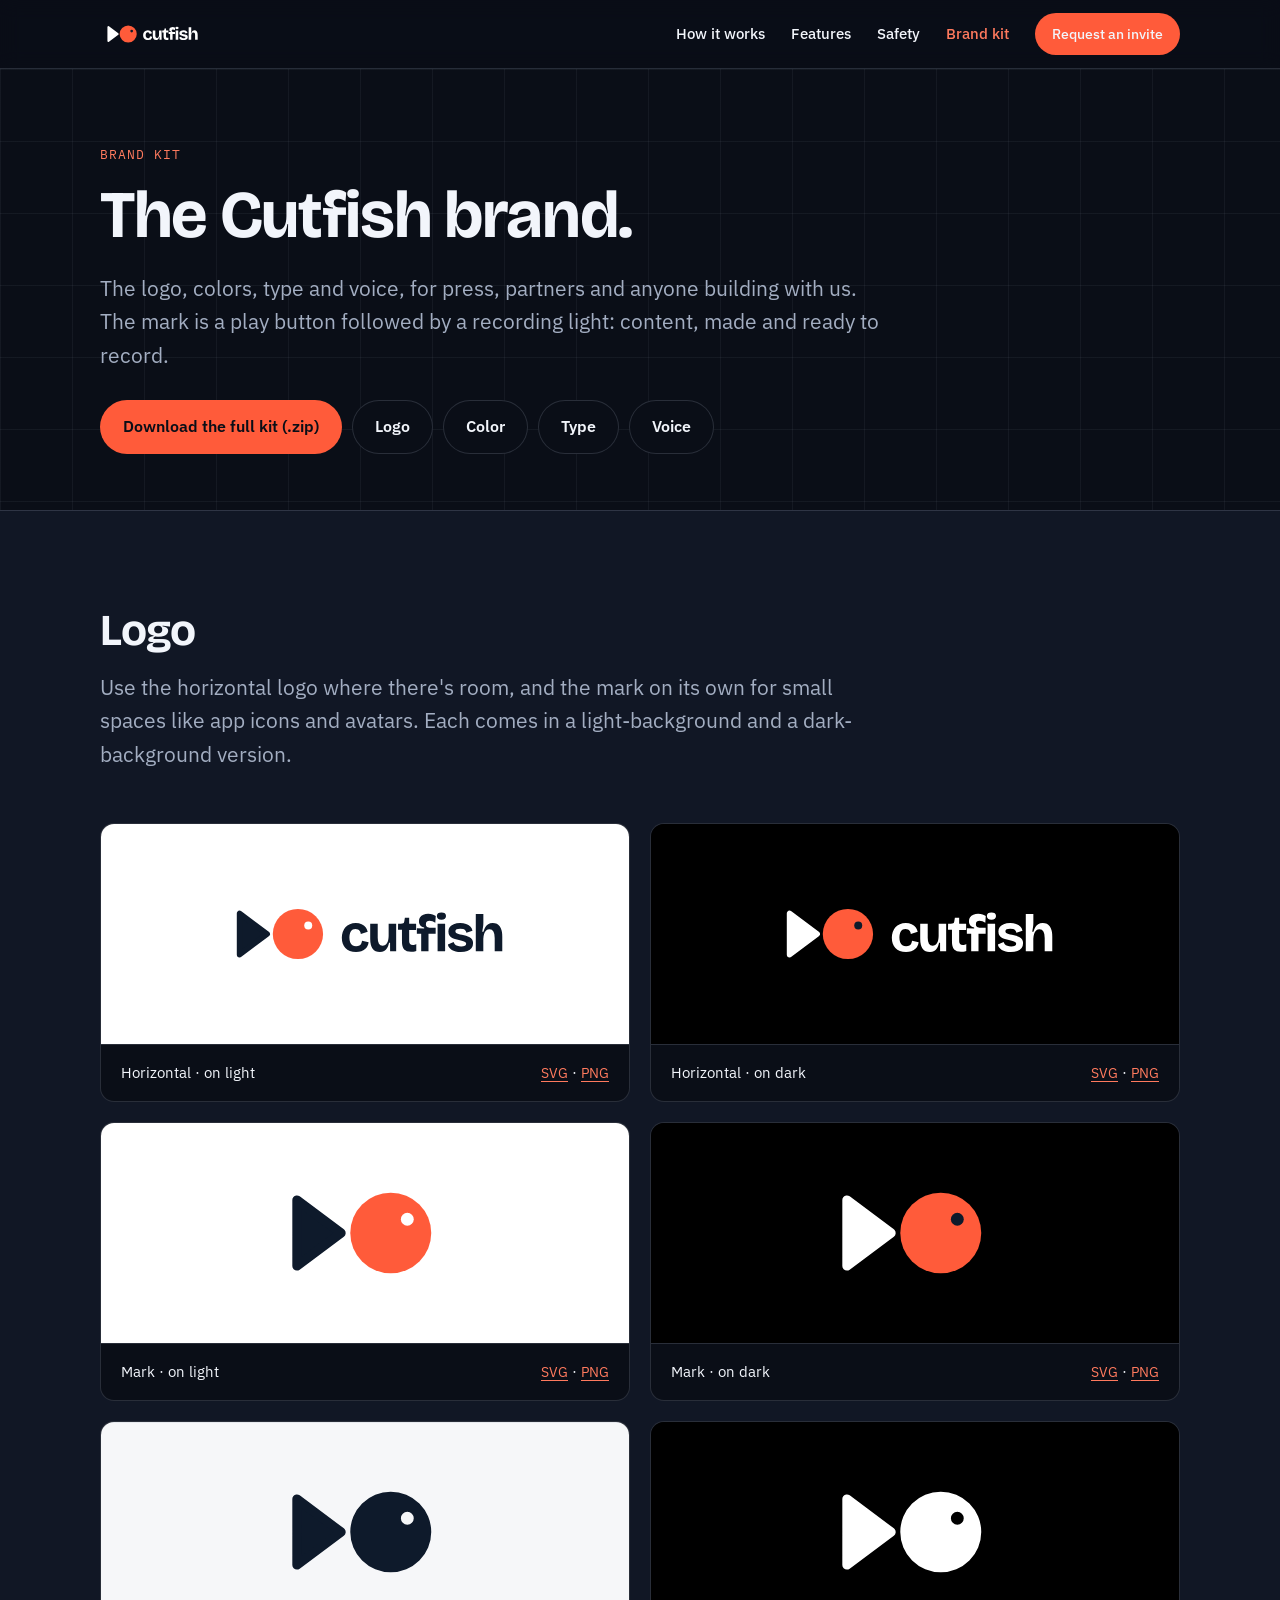
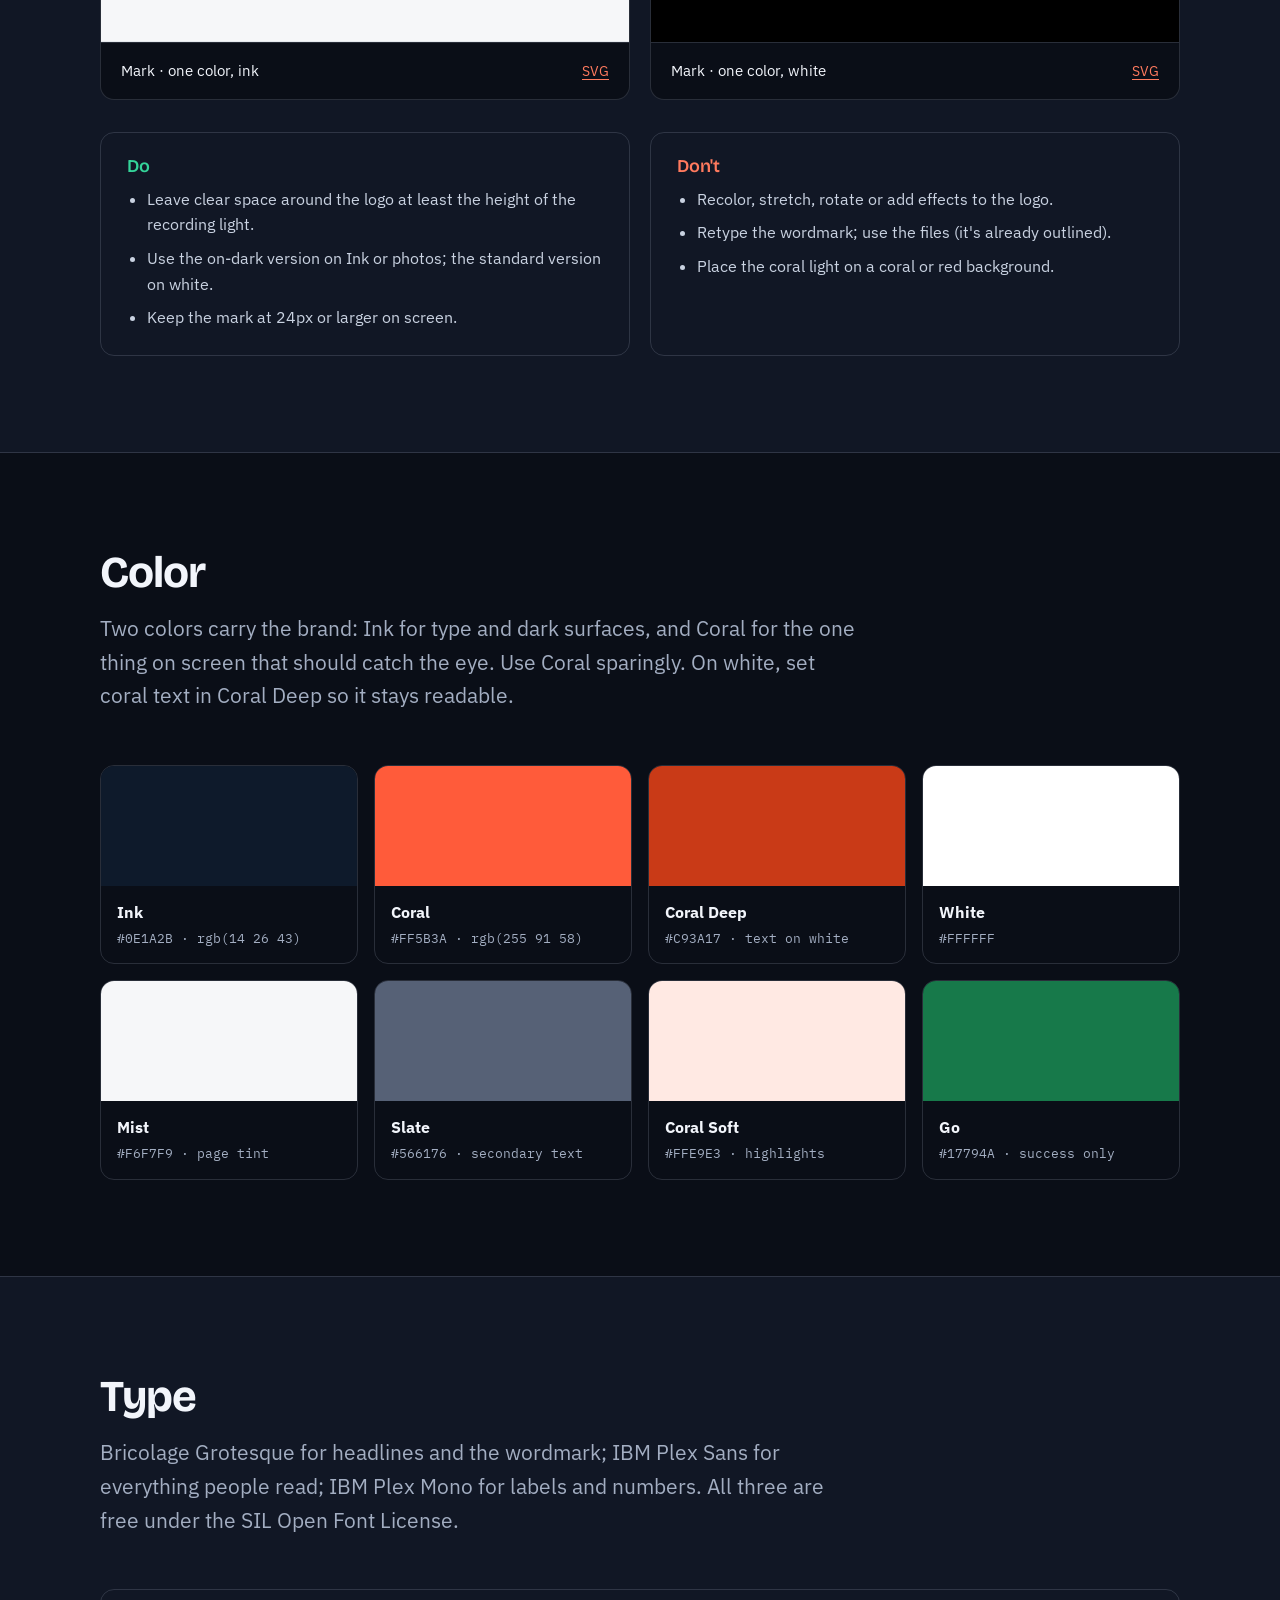
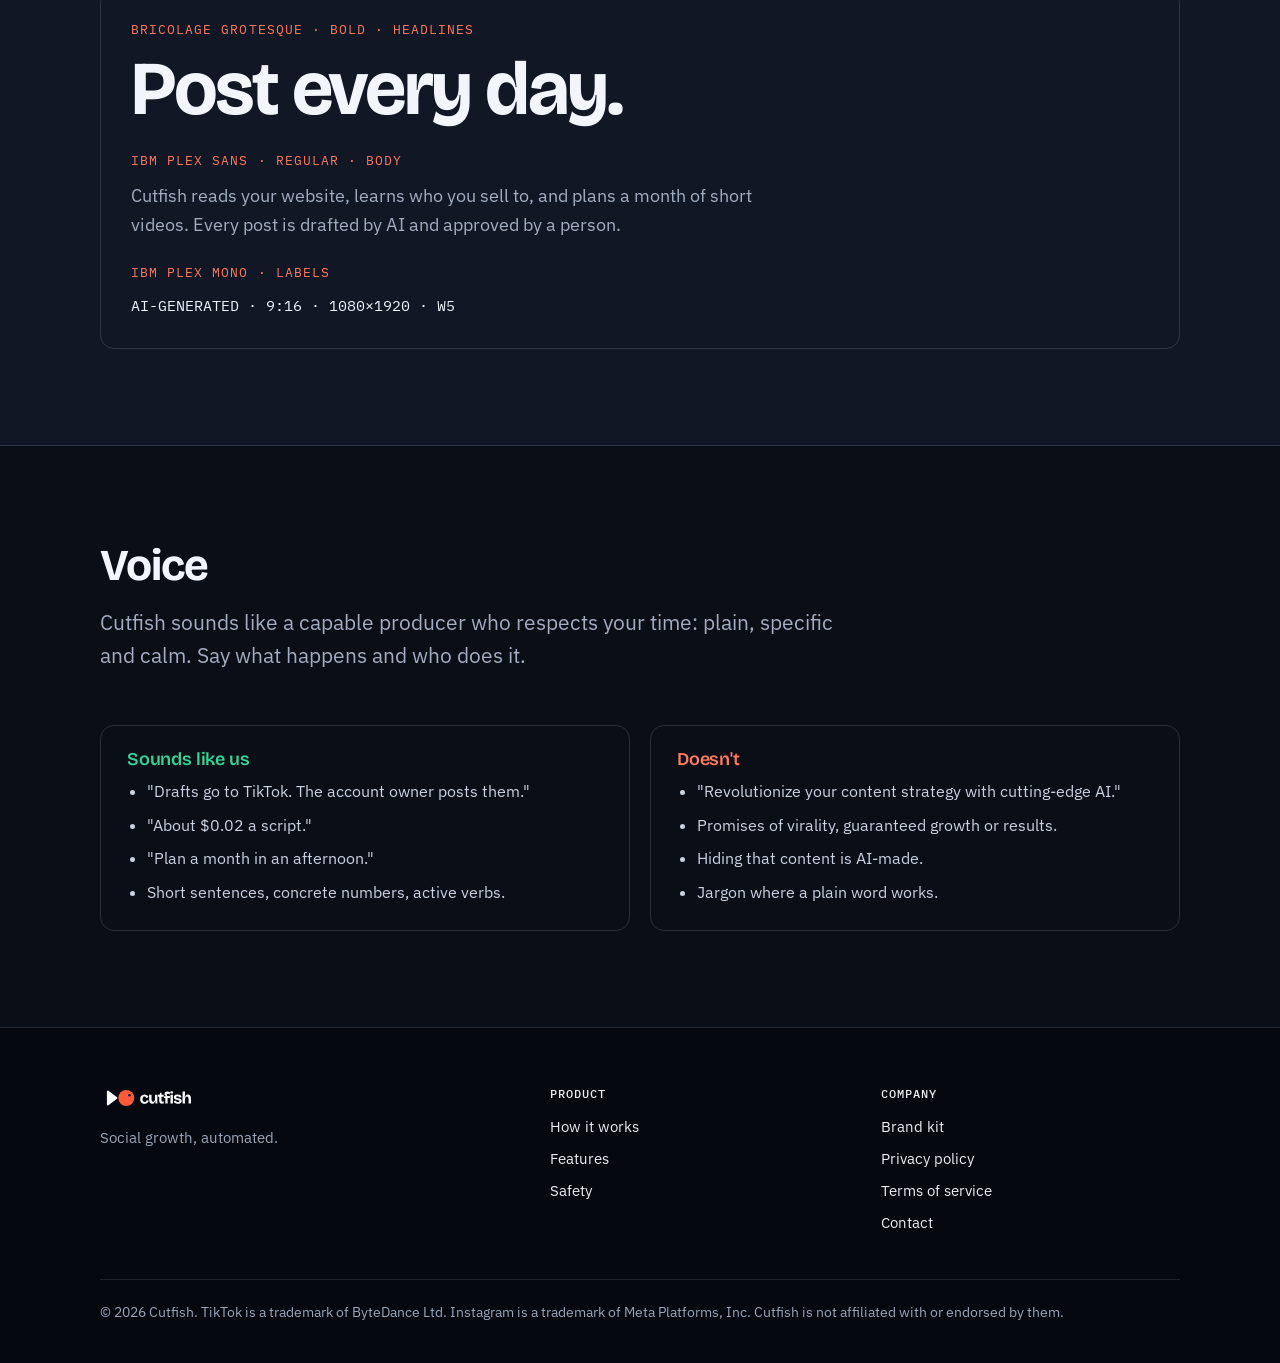
<file: brand.html>
<!doctype html>
<html lang="en">
<head>
  <meta charset="utf-8">
  <meta name="viewport" content="width=device-width, initial-scale=1, viewport-fit=cover">
  <title>Brand kit · Cutfish</title>
  <meta name="description" content="The Cutfish logo, colors, type and voice, with downloads.">
  <meta name="theme-color" content="#0A0E17">
  <meta property="og:type" content="website">
  <meta property="og:title" content="Brand kit · Cutfish">
  <meta property="og:description" content="The Cutfish logo, colors, type and voice, with downloads.">
  <meta property="og:url" content="https://www.cut.fish/brand">
  <meta property="og:image" content="https://www.cut.fish/brand/cutfish-share-card.png">
  <meta name="twitter:card" content="summary_large_image">
  <link rel="canonical" href="https://www.cut.fish/brand">
  <link rel="icon" href="/favicon.ico" sizes="any">
  <link rel="icon" href="/favicon.svg" type="image/svg+xml">
  <link rel="apple-touch-icon" href="/apple-touch-icon.png">
  <link rel="preconnect" href="https://fonts.googleapis.com">
  <link rel="preconnect" href="https://fonts.gstatic.com" crossorigin>
  <link rel="stylesheet" href="https://fonts.googleapis.com/css2?family=Bricolage+Grotesque:opsz,wght@12..96,600;12..96,700&family=IBM+Plex+Mono:wght@400;500&family=IBM+Plex+Sans:wght@400;500;600&display=swap">
  <link rel="stylesheet" href="/assets/site.css?v=5">
</head>
<body>
<a class="skip" href="#main">Skip to content</a>

<header class="site-header">
  <div class="wrap">
    <a class="logo" href="/" aria-label="Cutfish home"><img src="/brand/cutfish-logo-horizontal-on-dark.svg" alt="Cutfish" width="140" height="41"></a>
    <nav class="nav" aria-label="Main">
      <a href="/#how">How it works</a>
      <a href="/#features">Features</a>
      <a href="/#trust">Safety</a>
      <a href="/brand" aria-current="page">Brand kit</a>
      <a class="btn btn-primary" href="mailto:krishna@serebrumhq.com?subject=Cutfish%20invite%20request">Request an invite</a>
    </nav>
  </div>
</header>

<main id="main">
  <section class="hero" style="padding-bottom:56px">
    <div class="wrap" style="display:block">
      <p class="eyebrow">Brand kit</p>
      <h1>The Cutfish brand.</h1>
      <p class="lede" style="margin-top:20px">The logo, colors, type and voice, for press, partners and anyone building with us. The mark is a play button followed by a recording light: content, made and ready to record.</p>
      <div class="kit-nav">
        <a class="btn btn-primary" href="/brand/cutfish-brand-kit.zip" download>Download the full kit (.zip)</a>
        <a class="btn btn-ghost" href="#logo">Logo</a>
        <a class="btn btn-ghost" href="#color">Color</a>
        <a class="btn btn-ghost" href="#type">Type</a>
        <a class="btn btn-ghost" href="#voice">Voice</a>
      </div>
    </div>
  </section>

  <section id="logo" class="mist">
    <div class="wrap">
      <div class="section-head">
        <h2>Logo</h2>
        <p class="lede">Use the horizontal logo where there's room, and the mark on its own for small spaces like app icons and avatars. Each comes in a light-background and a dark-background version.</p>
      </div>
      <div class="kit-grid">
        <div class="tile">
          <div class="art"><img src="/brand/cutfish-logo-horizontal.svg" alt="Cutfish horizontal logo for light backgrounds" width="300" height="88"></div>
          <div class="info"><span>Horizontal · on light</span><span><a href="/brand/cutfish-logo-horizontal.svg" download>SVG</a> · <a href="/brand/cutfish-logo-horizontal-2000.png" download>PNG</a></span></div>
        </div>
        <div class="tile">
          <div class="art dark"><img src="/brand/cutfish-logo-horizontal-on-dark.svg" alt="Cutfish horizontal logo for dark backgrounds" width="300" height="88"></div>
          <div class="info"><span>Horizontal · on dark</span><span><a href="/brand/cutfish-logo-horizontal-on-dark.svg" download>SVG</a> · <a href="/brand/cutfish-logo-horizontal-on-dark-2000.png" download>PNG</a></span></div>
        </div>
        <div class="tile">
          <div class="art"><img src="/brand/cutfish-mark.svg" alt="Cutfish mark for light backgrounds" width="183" height="110"></div>
          <div class="info"><span>Mark · on light</span><span><a href="/brand/cutfish-mark.svg" download>SVG</a> · <a href="/brand/cutfish-mark-1000.png" download>PNG</a></span></div>
        </div>
        <div class="tile">
          <div class="art dark"><img src="/brand/cutfish-mark-on-dark.svg" alt="Cutfish mark for dark backgrounds" width="183" height="110"></div>
          <div class="info"><span>Mark · on dark</span><span><a href="/brand/cutfish-mark-on-dark.svg" download>SVG</a> · <a href="/brand/cutfish-mark-on-dark-1000.png" download>PNG</a></span></div>
        </div>
        <div class="tile">
          <div class="art mist"><img src="/brand/cutfish-mark-mono-ink.svg" alt="Cutfish mark in one color, ink" width="183" height="110"></div>
          <div class="info"><span>Mark · one color, ink</span><a href="/brand/cutfish-mark-mono-ink.svg" download>SVG</a></div>
        </div>
        <div class="tile">
          <div class="art dark"><img src="/brand/cutfish-mark-mono-white.svg" alt="Cutfish mark in one color, white" width="183" height="110"></div>
          <div class="info"><span>Mark · one color, white</span><a href="/brand/cutfish-mark-mono-white.svg" download>SVG</a></div>
        </div>
      </div>
      <div class="dos" style="margin-top:32px">
        <div class="yes">
          <h3>Do</h3>
          <ul>
            <li>Leave clear space around the logo at least the height of the recording light.</li>
            <li>Use the on-dark version on Ink or photos; the standard version on white.</li>
            <li>Keep the mark at 24px or larger on screen.</li>
          </ul>
        </div>
        <div class="no">
          <h3>Don't</h3>
          <ul>
            <li>Recolor, stretch, rotate or add effects to the logo.</li>
            <li>Retype the wordmark; use the files (it's already outlined).</li>
            <li>Place the coral light on a coral or red background.</li>
          </ul>
        </div>
      </div>
    </div>
  </section>

  <section id="color">
    <div class="wrap">
      <div class="section-head">
        <h2>Color</h2>
        <p class="lede">Two colors carry the brand: Ink for type and dark surfaces, and Coral for the one thing on screen that should catch the eye. Use Coral sparingly. On white, set coral text in Coral Deep so it stays readable.</p>
      </div>
      <div class="swatches">
        <div class="swatch"><div class="chipcol" style="background:#0E1A2B"></div><div class="info"><b>Ink</b><code>#0E1A2B · rgb(14 26 43)</code></div></div>
        <div class="swatch"><div class="chipcol" style="background:#FF5B3A"></div><div class="info"><b>Coral</b><code>#FF5B3A · rgb(255 91 58)</code></div></div>
        <div class="swatch"><div class="chipcol" style="background:#C93A17"></div><div class="info"><b>Coral Deep</b><code>#C93A17 · text on white</code></div></div>
        <div class="swatch"><div class="chipcol" style="background:#FFFFFF"></div><div class="info"><b>White</b><code>#FFFFFF</code></div></div>
        <div class="swatch"><div class="chipcol" style="background:#F6F7F9"></div><div class="info"><b>Mist</b><code>#F6F7F9 · page tint</code></div></div>
        <div class="swatch"><div class="chipcol" style="background:#566176"></div><div class="info"><b>Slate</b><code>#566176 · secondary text</code></div></div>
        <div class="swatch"><div class="chipcol" style="background:#FFE9E3"></div><div class="info"><b>Coral Soft</b><code>#FFE9E3 · highlights</code></div></div>
        <div class="swatch"><div class="chipcol" style="background:#17794A"></div><div class="info"><b>Go</b><code>#17794A · success only</code></div></div>
      </div>
    </div>
  </section>

  <section id="type" class="mist">
    <div class="wrap">
      <div class="section-head">
        <h2>Type</h2>
        <p class="lede">Bricolage Grotesque for headlines and the wordmark; IBM Plex Sans for everything people read; IBM Plex Mono for labels and numbers. All three are free under the SIL Open Font License.</p>
      </div>
      <div class="type-sample">
        <span class="eyebrow">Bricolage Grotesque · Bold · headlines</span>
        <span class="big">Post every day.</span>
        <span class="eyebrow" style="margin-top:14px">IBM Plex Sans · Regular · body</span>
        <p class="body-sample">Cutfish reads your website, learns who you sell to, and plans a month of short videos. Every post is drafted by AI and approved by a person.</p>
        <span class="eyebrow" style="margin-top:14px">IBM Plex Mono · labels</span>
        <p style="font-family:var(--mono);font-size:15px">AI-GENERATED · 9:16 · 1080×1920 · W5</p>
      </div>
    </div>
  </section>

  <section id="voice">
    <div class="wrap">
      <div class="section-head">
        <h2>Voice</h2>
        <p class="lede">Cutfish sounds like a capable producer who respects your time: plain, specific and calm. Say what happens and who does it.</p>
      </div>
      <div class="dos">
        <div class="yes">
          <h3>Sounds like us</h3>
          <ul>
            <li>"Drafts go to TikTok. The account owner posts them."</li>
            <li>"About $0.02 a script."</li>
            <li>"Plan a month in an afternoon."</li>
            <li>Short sentences, concrete numbers, active verbs.</li>
          </ul>
        </div>
        <div class="no">
          <h3>Doesn't</h3>
          <ul>
            <li>"Revolutionize your content strategy with cutting-edge AI."</li>
            <li>Promises of virality, guaranteed growth or results.</li>
            <li>Hiding that content is AI-made.</li>
            <li>Jargon where a plain word works.</li>
          </ul>
        </div>
      </div>
    </div>
  </section>
</main>

<footer class="site-footer">
  <div class="wrap">
    <div>
      <img src="/brand/cutfish-logo-horizontal-on-dark.svg" alt="Cutfish" width="130" height="38">
      <p>Social growth, automated.</p>
    </div>
    <div>
      <h4>Product</h4>
      <ul>
        <li><a href="/#how">How it works</a></li>
        <li><a href="/#features">Features</a></li>
        <li><a href="/#trust">Safety</a></li>
      </ul>
    </div>
    <div>
      <h4>Company</h4>
      <ul>
        <li><a href="/brand">Brand kit</a></li>
        <li><a href="/privacy">Privacy policy</a></li>
        <li><a href="/terms">Terms of service</a></li>
        <li><a href="mailto:krishna@serebrumhq.com">Contact</a></li>
      </ul>
    </div>
    <p class="legal">© 2026 Cutfish. TikTok is a trademark of ByteDance Ltd. Instagram is a trademark of Meta Platforms, Inc. Cutfish is not affiliated with or endorsed by them.</p>
  </div>
</footer>
<script src="/assets/invite.js?v=1" defer></script>
</body>
</html>
</file>
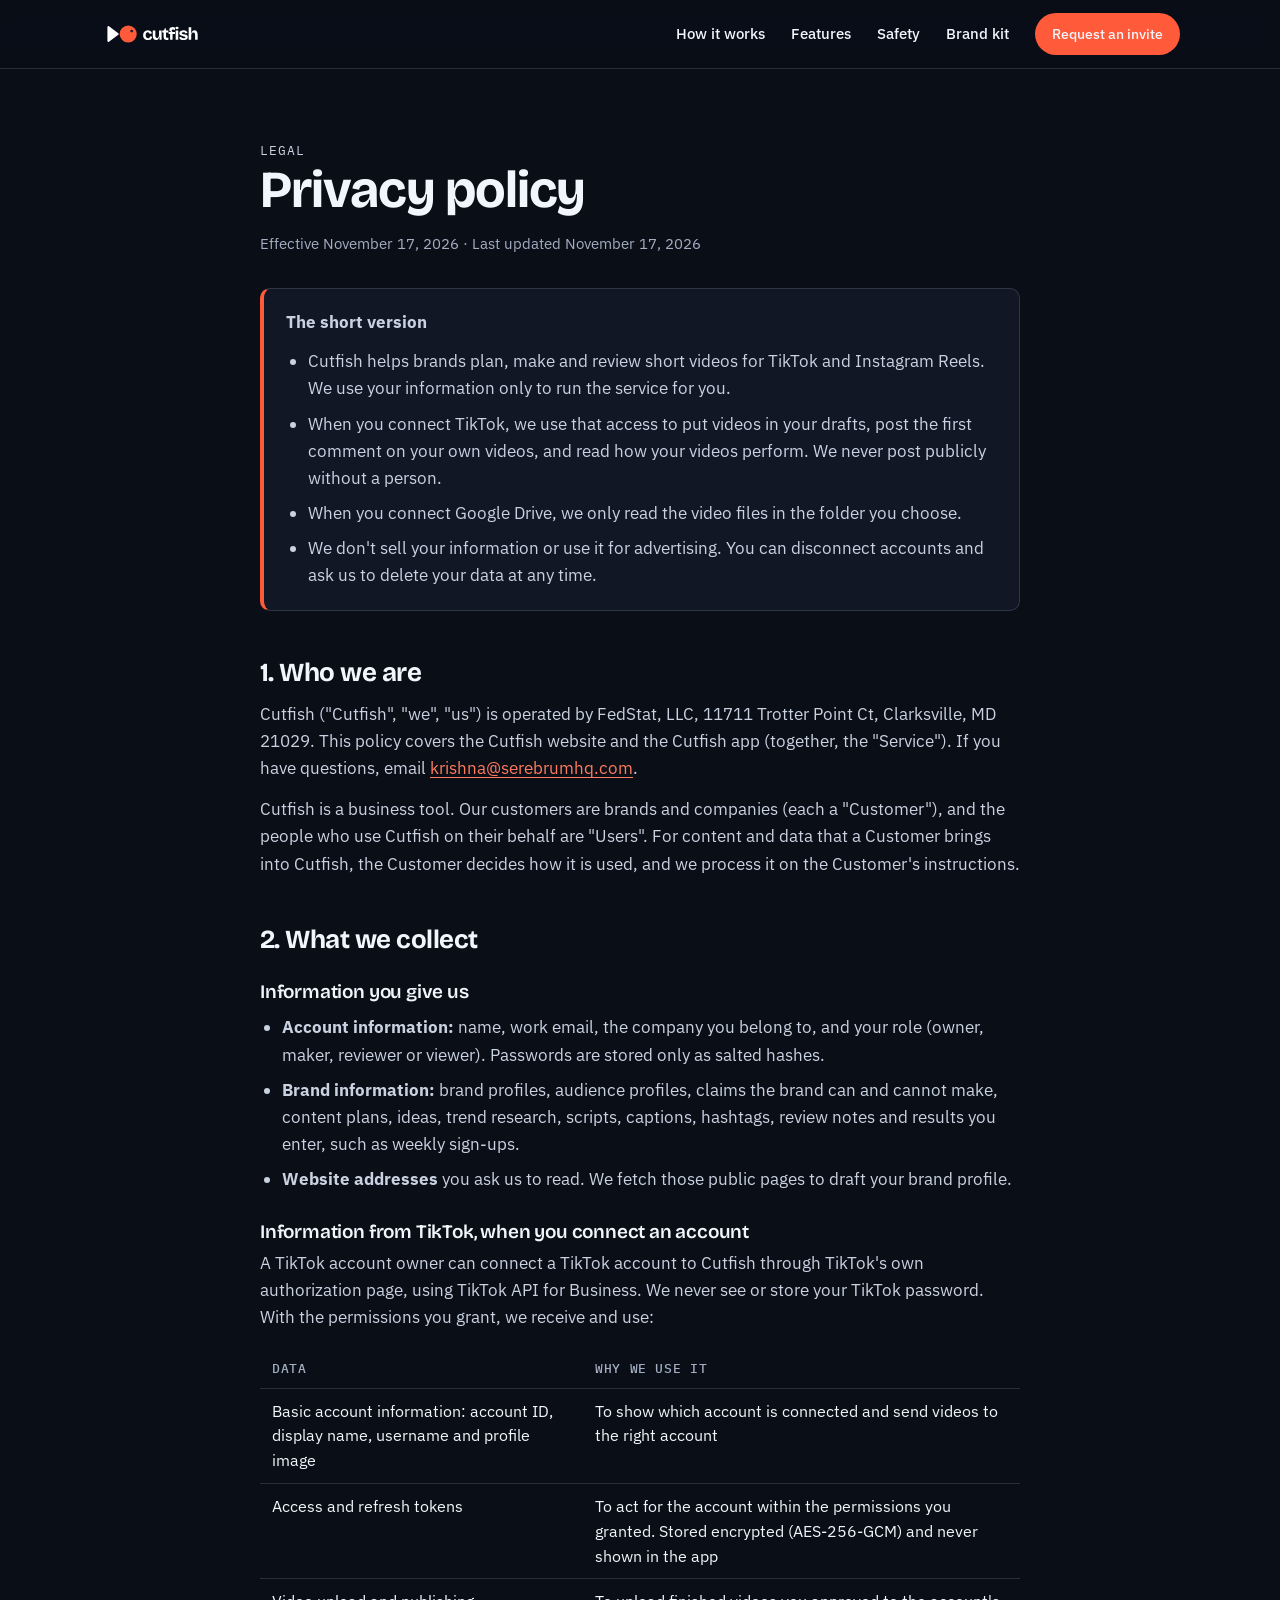
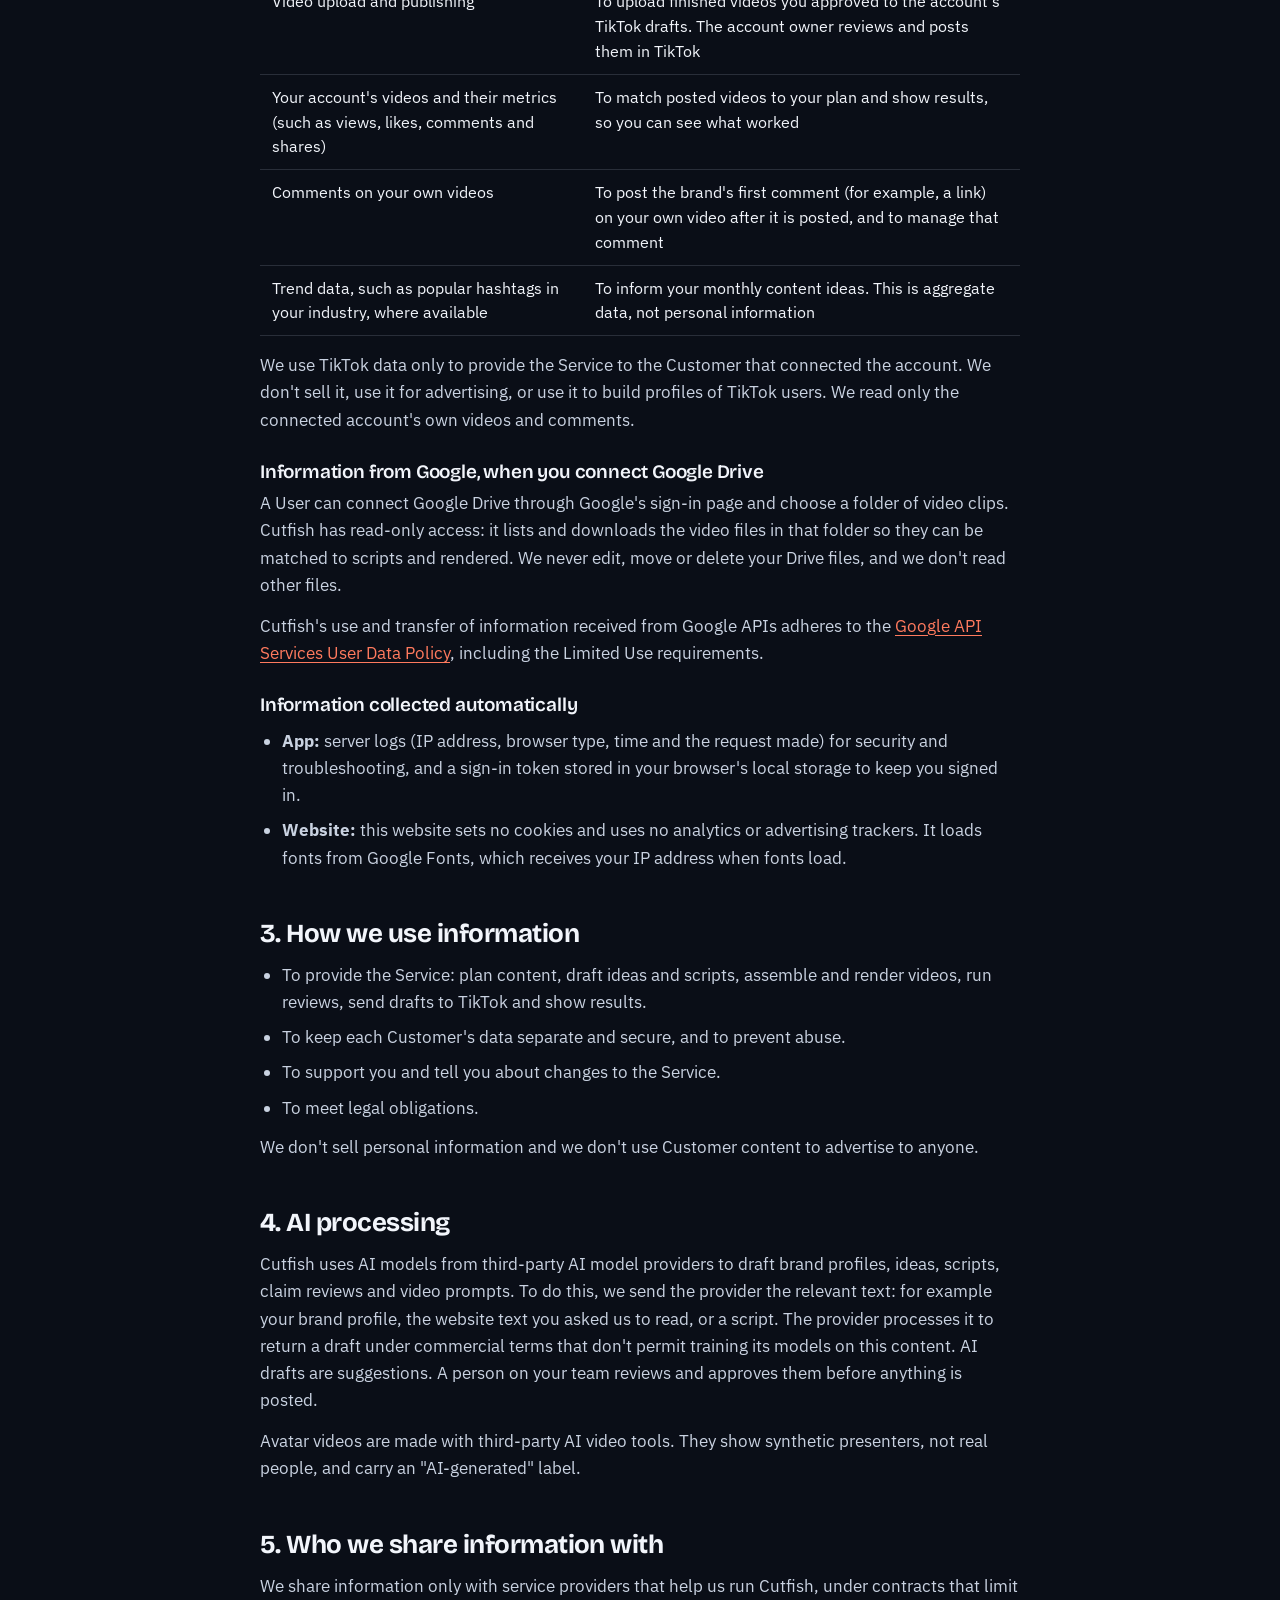
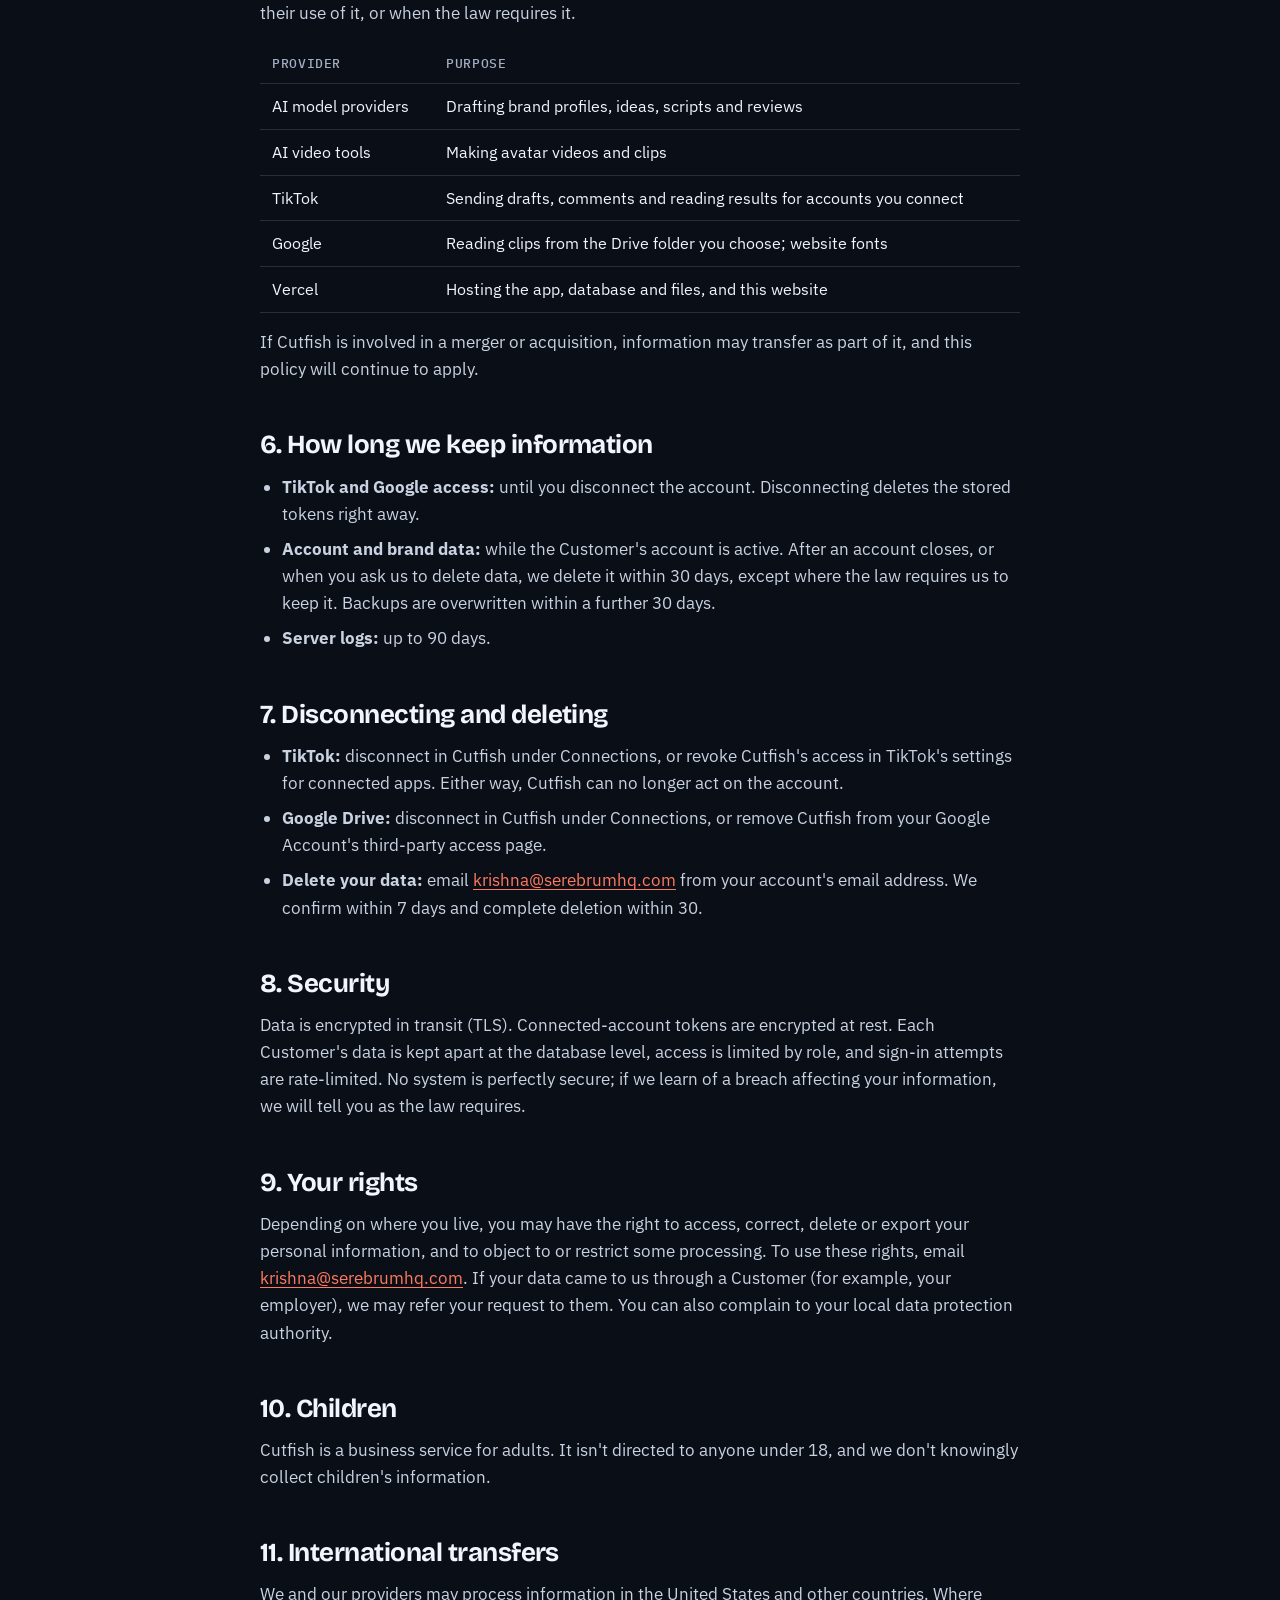
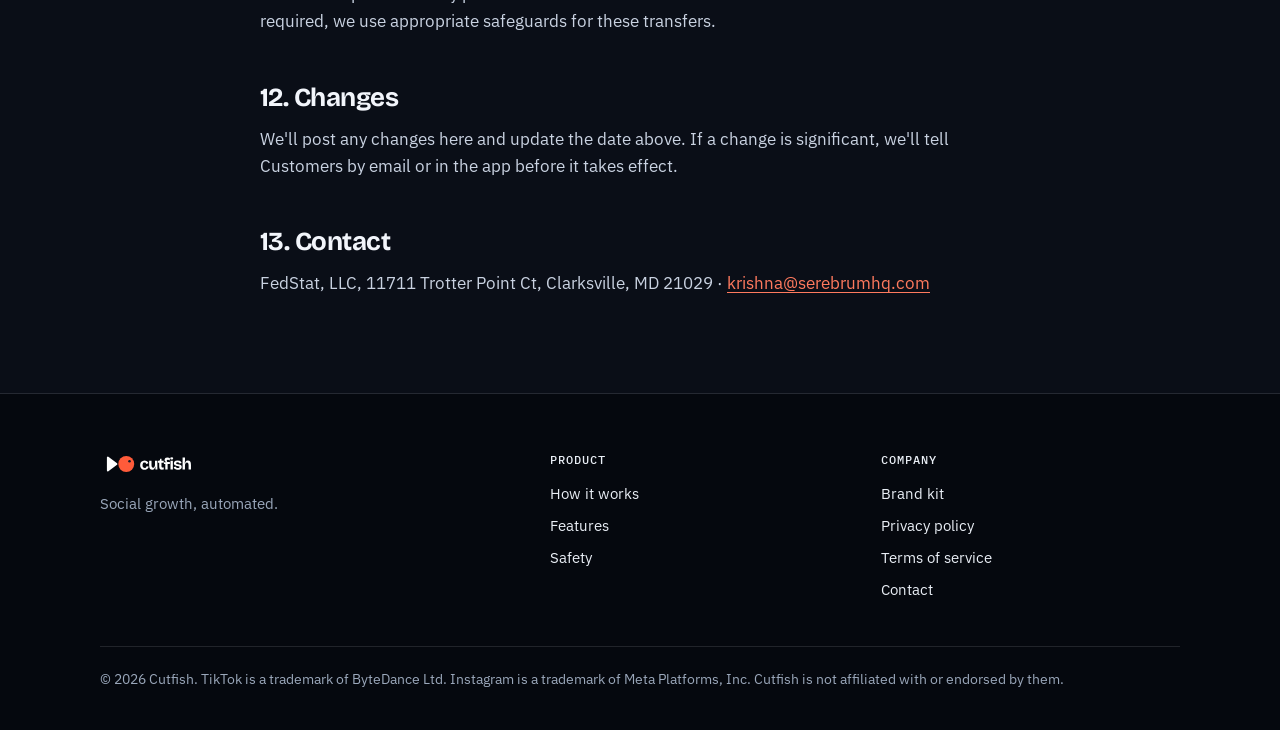
<file: privacy.html>
<!doctype html>
<html lang="en">
<head>
  <meta charset="utf-8">
  <meta name="viewport" content="width=device-width, initial-scale=1, viewport-fit=cover">
  <title>Privacy policy · Cutfish</title>
  <meta name="description" content="How Cutfish collects, uses and protects information, including data from TikTok and Google accounts you connect.">
  <meta name="theme-color" content="#0A0E17">
  <meta property="og:type" content="website">
  <meta property="og:title" content="Privacy policy · Cutfish">
  <meta property="og:description" content="How Cutfish collects, uses and protects information.">
  <meta property="og:url" content="https://www.cut.fish/privacy">
  <meta property="og:image" content="https://www.cut.fish/brand/cutfish-share-card.png">
  <meta name="twitter:card" content="summary_large_image">
  <link rel="canonical" href="https://www.cut.fish/privacy">
  <link rel="icon" href="/favicon.ico" sizes="any">
  <link rel="icon" href="/favicon.svg" type="image/svg+xml">
  <link rel="apple-touch-icon" href="/apple-touch-icon.png">
  <link rel="preconnect" href="https://fonts.googleapis.com">
  <link rel="preconnect" href="https://fonts.gstatic.com" crossorigin>
  <link rel="stylesheet" href="https://fonts.googleapis.com/css2?family=Bricolage+Grotesque:opsz,wght@12..96,600;12..96,700&family=IBM+Plex+Mono:wght@400;500&family=IBM+Plex+Sans:wght@400;500;600&display=swap">
  <link rel="stylesheet" href="/assets/site.css?v=5">
</head>
<body>
<a class="skip" href="#main">Skip to content</a>

<header class="site-header">
  <div class="wrap">
    <a class="logo" href="/" aria-label="Cutfish home"><img src="/brand/cutfish-logo-horizontal-on-dark.svg" alt="Cutfish" width="140" height="41"></a>
    <nav class="nav" aria-label="Main">
      <a href="/#how">How it works</a>
      <a href="/#features">Features</a>
      <a href="/#trust">Safety</a>
      <a href="/brand">Brand kit</a>
      <a class="btn btn-primary" href="mailto:krishna@serebrumhq.com?subject=Cutfish%20invite%20request">Request an invite</a>
    </nav>
  </div>
</header>

<main id="main" class="doc">
  <div class="wrap">
    <p class="eyebrow">Legal</p>
    <h1>Privacy policy</h1>
    <p class="meta">Effective November 17, 2026 · Last updated November 17, 2026</p>

    <div class="summary">
      <p><b>The short version</b></p>
      <ul>
        <li>Cutfish helps brands plan, make and review short videos for TikTok and Instagram Reels. We use your information only to run the service for you.</li>
        <li>When you connect TikTok, we use that access to put videos in your drafts, post the first comment on your own videos, and read how your videos perform. We never post publicly without a person.</li>
        <li>When you connect Google Drive, we only read the video files in the folder you choose.</li>
        <li>We don't sell your information or use it for advertising. You can disconnect accounts and ask us to delete your data at any time.</li>
      </ul>
    </div>

    <h2>1. Who we are</h2>
    <p>Cutfish ("Cutfish", "we", "us") is operated by FedStat, LLC, 11711 Trotter Point Ct, Clarksville, MD 21029. This policy covers the Cutfish website and the Cutfish app (together, the "Service"). If you have questions, email <a href="mailto:krishna@serebrumhq.com">krishna@serebrumhq.com</a>.</p>
    <p>Cutfish is a business tool. Our customers are brands and companies (each a "Customer"), and the people who use Cutfish on their behalf are "Users". For content and data that a Customer brings into Cutfish, the Customer decides how it is used, and we process it on the Customer's instructions.</p>

    <h2>2. What we collect</h2>
    <h3>Information you give us</h3>
    <ul>
      <li><b>Account information:</b> name, work email, the company you belong to, and your role (owner, maker, reviewer or viewer). Passwords are stored only as salted hashes.</li>
      <li><b>Brand information:</b> brand profiles, audience profiles, claims the brand can and cannot make, content plans, ideas, trend research, scripts, captions, hashtags, review notes and results you enter, such as weekly sign-ups.</li>
      <li><b>Website addresses</b> you ask us to read. We fetch those public pages to draft your brand profile.</li>
    </ul>

    <h3>Information from TikTok, when you connect an account</h3>
    <p>A TikTok account owner can connect a TikTok account to Cutfish through TikTok's own authorization page, using TikTok API for Business. We never see or store your TikTok password. With the permissions you grant, we receive and use:</p>
    <div class="table-scroll">
      <table>
        <thead><tr><th>Data</th><th>Why we use it</th></tr></thead>
        <tbody>
          <tr><td>Basic account information: account ID, display name, username and profile image</td><td>To show which account is connected and send videos to the right account</td></tr>
          <tr><td>Access and refresh tokens</td><td>To act for the account within the permissions you granted. Stored encrypted (AES-256-GCM) and never shown in the app</td></tr>
          <tr><td>Video upload and publishing</td><td>To upload finished videos you approved to the account's TikTok drafts. The account owner reviews and posts them in TikTok</td></tr>
          <tr><td>Your account's videos and their metrics (such as views, likes, comments and shares)</td><td>To match posted videos to your plan and show results, so you can see what worked</td></tr>
          <tr><td>Comments on your own videos</td><td>To post the brand's first comment (for example, a link) on your own video after it is posted, and to manage that comment</td></tr>
          <tr><td>Trend data, such as popular hashtags in your industry, where available</td><td>To inform your monthly content ideas. This is aggregate data, not personal information</td></tr>
        </tbody>
      </table>
    </div>
    <p>We use TikTok data only to provide the Service to the Customer that connected the account. We don't sell it, use it for advertising, or use it to build profiles of TikTok users. We read only the connected account's own videos and comments.</p>

    <h3>Information from Google, when you connect Google Drive</h3>
    <p>A User can connect Google Drive through Google's sign-in page and choose a folder of video clips. Cutfish has read-only access: it lists and downloads the video files in that folder so they can be matched to scripts and rendered. We never edit, move or delete your Drive files, and we don't read other files.</p>
    <p>Cutfish's use and transfer of information received from Google APIs adheres to the <a href="https://developers.google.com/terms/api-services-user-data-policy">Google API Services User Data Policy</a>, including the Limited Use requirements.</p>

    <h3>Information collected automatically</h3>
    <ul>
      <li><b>App:</b> server logs (IP address, browser type, time and the request made) for security and troubleshooting, and a sign-in token stored in your browser's local storage to keep you signed in.</li>
      <li><b>Website:</b> this website sets no cookies and uses no analytics or advertising trackers. It loads fonts from Google Fonts, which receives your IP address when fonts load.</li>
    </ul>

    <h2>3. How we use information</h2>
    <ul>
      <li>To provide the Service: plan content, draft ideas and scripts, assemble and render videos, run reviews, send drafts to TikTok and show results.</li>
      <li>To keep each Customer's data separate and secure, and to prevent abuse.</li>
      <li>To support you and tell you about changes to the Service.</li>
      <li>To meet legal obligations.</li>
    </ul>
    <p>We don't sell personal information and we don't use Customer content to advertise to anyone.</p>

    <h2>4. AI processing</h2>
    <p>Cutfish uses AI models from third-party AI model providers to draft brand profiles, ideas, scripts, claim reviews and video prompts. To do this, we send the provider the relevant text: for example your brand profile, the website text you asked us to read, or a script. The provider processes it to return a draft under commercial terms that don't permit training its models on this content. AI drafts are suggestions. A person on your team reviews and approves them before anything is posted.</p>
    <p>Avatar videos are made with third-party AI video tools. They show synthetic presenters, not real people, and carry an "AI-generated" label.</p>

    <h2>5. Who we share information with</h2>
    <p>We share information only with service providers that help us run Cutfish, under contracts that limit their use of it, or when the law requires it.</p>
    <div class="table-scroll">
      <table>
        <thead><tr><th>Provider</th><th>Purpose</th></tr></thead>
        <tbody>
          <tr><td>AI model providers</td><td>Drafting brand profiles, ideas, scripts and reviews</td></tr>
          <tr><td>AI video tools</td><td>Making avatar videos and clips</td></tr>
          <tr><td>TikTok</td><td>Sending drafts, comments and reading results for accounts you connect</td></tr>
          <tr><td>Google</td><td>Reading clips from the Drive folder you choose; website fonts</td></tr>
          <tr><td>Vercel</td><td>Hosting the app, database and files, and this website</td></tr>
        </tbody>
      </table>
    </div>
    <p>If Cutfish is involved in a merger or acquisition, information may transfer as part of it, and this policy will continue to apply.</p>

    <h2>6. How long we keep information</h2>
    <ul>
      <li><b>TikTok and Google access:</b> until you disconnect the account. Disconnecting deletes the stored tokens right away.</li>
      <li><b>Account and brand data:</b> while the Customer's account is active. After an account closes, or when you ask us to delete data, we delete it within 30 days, except where the law requires us to keep it. Backups are overwritten within a further 30 days.</li>
      <li><b>Server logs:</b> up to 90 days.</li>
    </ul>

    <h2>7. Disconnecting and deleting</h2>
    <ul>
      <li><b>TikTok:</b> disconnect in Cutfish under Connections, or revoke Cutfish's access in TikTok's settings for connected apps. Either way, Cutfish can no longer act on the account.</li>
      <li><b>Google Drive:</b> disconnect in Cutfish under Connections, or remove Cutfish from your Google Account's third-party access page.</li>
      <li><b>Delete your data:</b> email <a href="mailto:krishna@serebrumhq.com">krishna@serebrumhq.com</a> from your account's email address. We confirm within 7 days and complete deletion within 30.</li>
    </ul>

    <h2>8. Security</h2>
    <p>Data is encrypted in transit (TLS). Connected-account tokens are encrypted at rest. Each Customer's data is kept apart at the database level, access is limited by role, and sign-in attempts are rate-limited. No system is perfectly secure; if we learn of a breach affecting your information, we will tell you as the law requires.</p>

    <h2>9. Your rights</h2>
    <p>Depending on where you live, you may have the right to access, correct, delete or export your personal information, and to object to or restrict some processing. To use these rights, email <a href="mailto:krishna@serebrumhq.com">krishna@serebrumhq.com</a>. If your data came to us through a Customer (for example, your employer), we may refer your request to them. You can also complain to your local data protection authority.</p>

    <h2>10. Children</h2>
    <p>Cutfish is a business service for adults. It isn't directed to anyone under 18, and we don't knowingly collect children's information.</p>

    <h2>11. International transfers</h2>
    <p>We and our providers may process information in the United States and other countries. Where required, we use appropriate safeguards for these transfers.</p>

    <h2>12. Changes</h2>
    <p>We'll post any changes here and update the date above. If a change is significant, we'll tell Customers by email or in the app before it takes effect.</p>

    <h2>13. Contact</h2>
    <p>FedStat, LLC, 11711 Trotter Point Ct, Clarksville, MD 21029 · <a href="mailto:krishna@serebrumhq.com">krishna@serebrumhq.com</a></p>
  </div>
</main>

<footer class="site-footer">
  <div class="wrap">
    <div>
      <img src="/brand/cutfish-logo-horizontal-on-dark.svg" alt="Cutfish" width="130" height="38">
      <p>Social growth, automated.</p>
    </div>
    <div>
      <h4>Product</h4>
      <ul>
        <li><a href="/#how">How it works</a></li>
        <li><a href="/#features">Features</a></li>
        <li><a href="/#trust">Safety</a></li>
      </ul>
    </div>
    <div>
      <h4>Company</h4>
      <ul>
        <li><a href="/brand">Brand kit</a></li>
        <li><a href="/privacy" aria-current="page">Privacy policy</a></li>
        <li><a href="/terms">Terms of service</a></li>
        <li><a href="mailto:krishna@serebrumhq.com">Contact</a></li>
      </ul>
    </div>
    <p class="legal">© 2026 Cutfish. TikTok is a trademark of ByteDance Ltd. Instagram is a trademark of Meta Platforms, Inc. Cutfish is not affiliated with or endorsed by them.</p>
  </div>
</footer>
<script src="/assets/invite.js?v=1" defer></script>
</body>
</html>
</file>
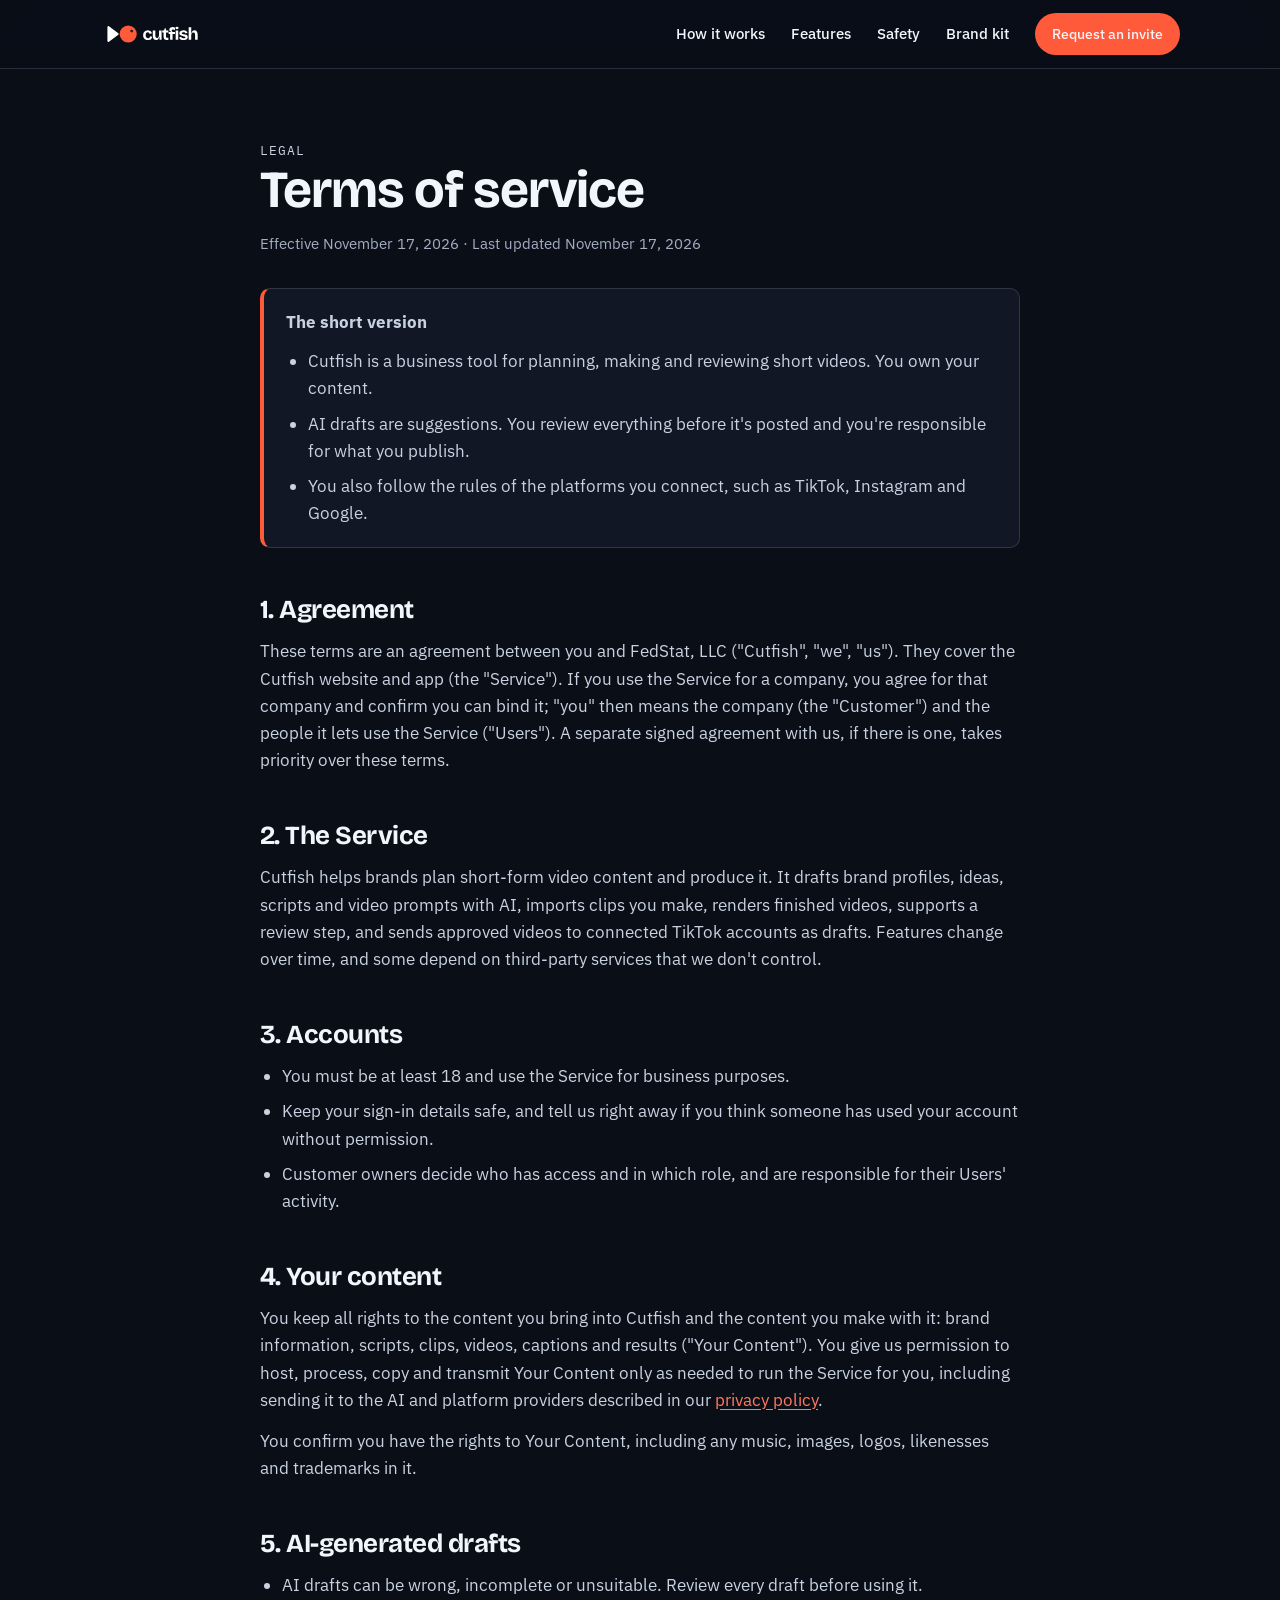
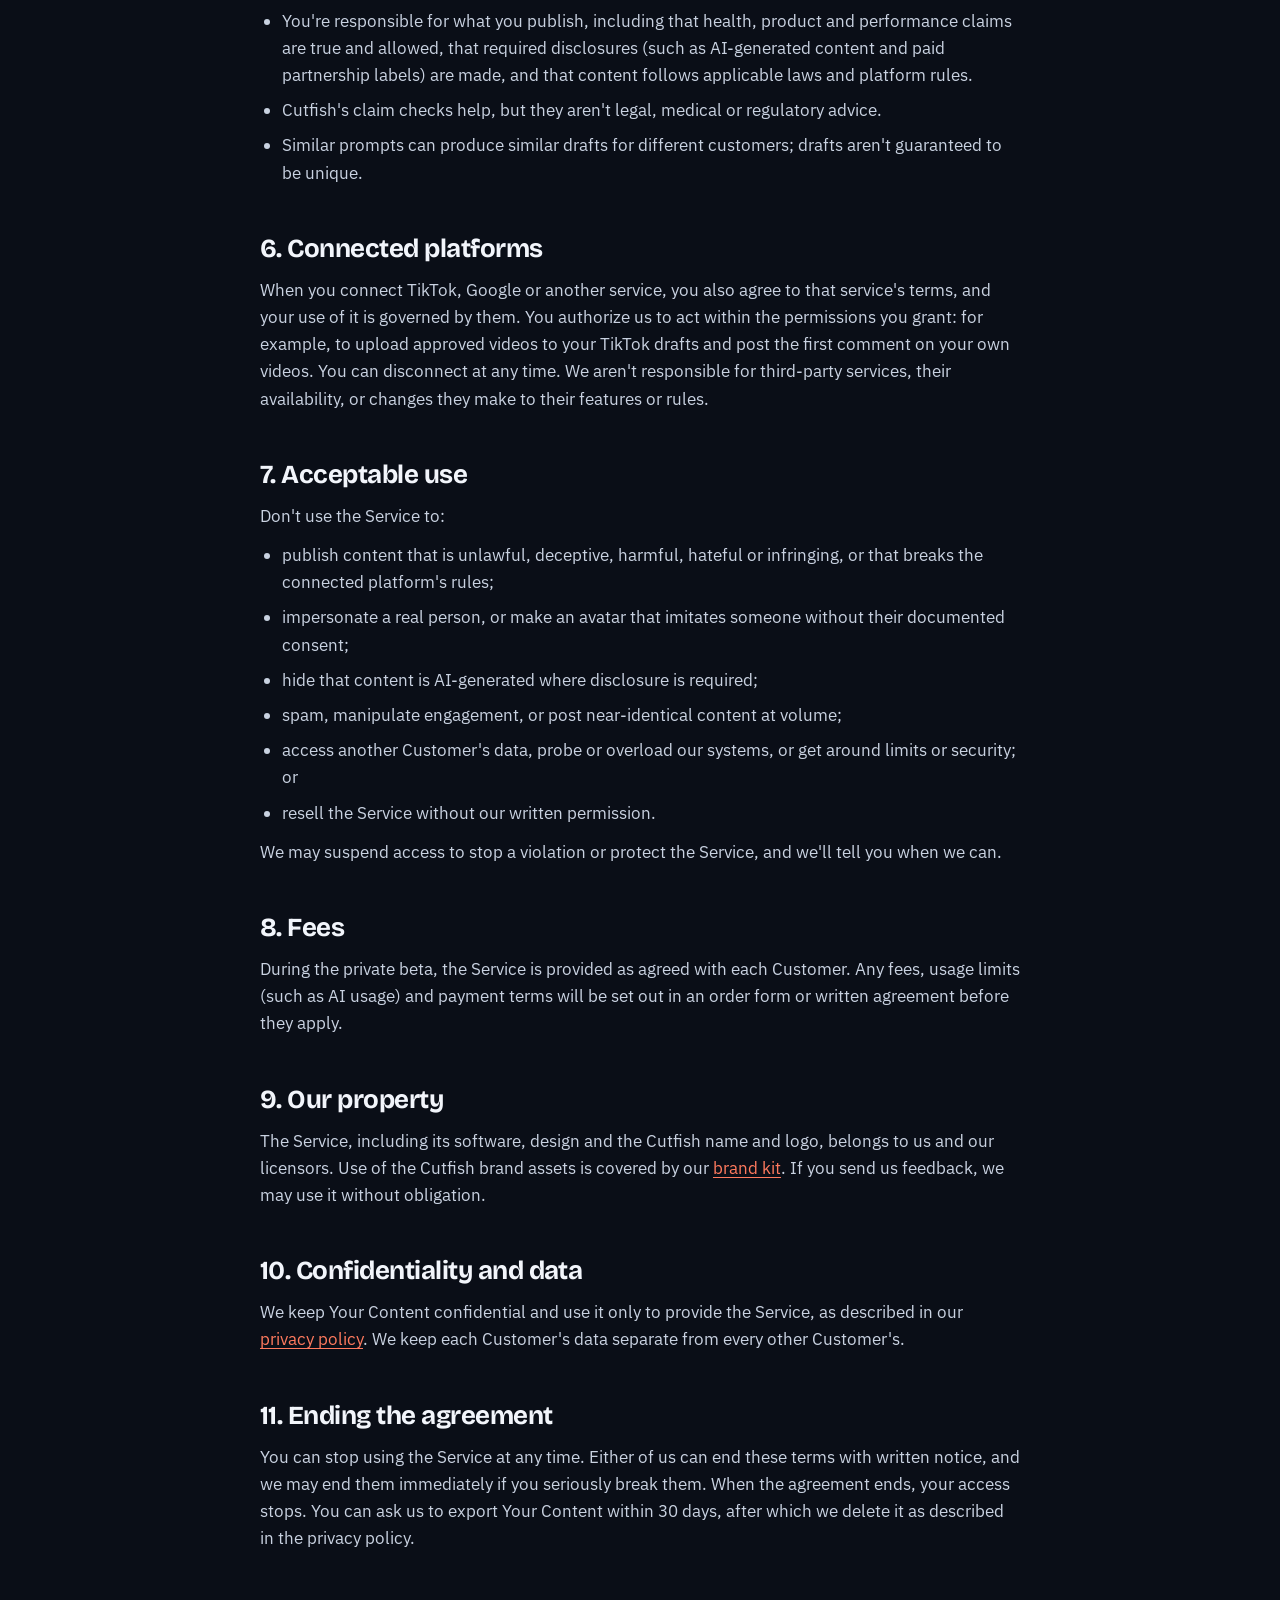
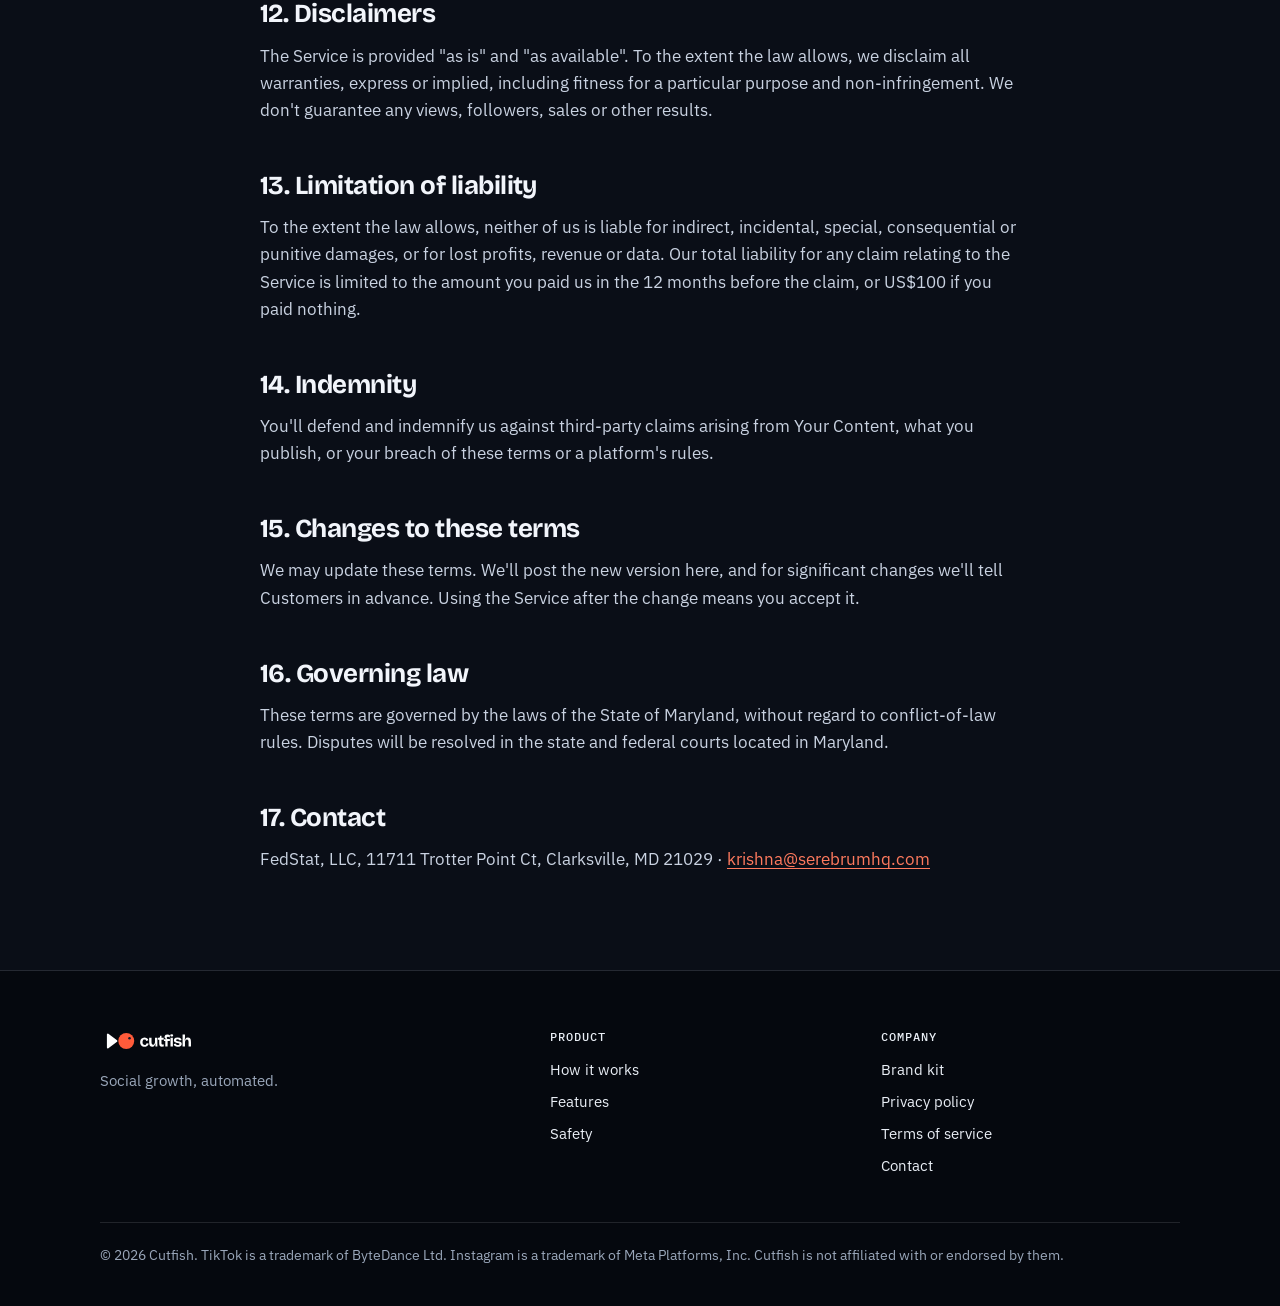
<file: terms.html>
<!doctype html>
<html lang="en">
<head>
  <meta charset="utf-8">
  <meta name="viewport" content="width=device-width, initial-scale=1, viewport-fit=cover">
  <title>Terms of service · Cutfish</title>
  <meta name="description" content="The terms for using Cutfish.">
  <meta name="theme-color" content="#0A0E17">
  <meta property="og:type" content="website">
  <meta property="og:title" content="Terms of service · Cutfish">
  <meta property="og:description" content="The terms for using Cutfish.">
  <meta property="og:url" content="https://www.cut.fish/terms">
  <meta property="og:image" content="https://www.cut.fish/brand/cutfish-share-card.png">
  <meta name="twitter:card" content="summary_large_image">
  <link rel="canonical" href="https://www.cut.fish/terms">
  <link rel="icon" href="/favicon.ico" sizes="any">
  <link rel="icon" href="/favicon.svg" type="image/svg+xml">
  <link rel="apple-touch-icon" href="/apple-touch-icon.png">
  <link rel="preconnect" href="https://fonts.googleapis.com">
  <link rel="preconnect" href="https://fonts.gstatic.com" crossorigin>
  <link rel="stylesheet" href="https://fonts.googleapis.com/css2?family=Bricolage+Grotesque:opsz,wght@12..96,600;12..96,700&family=IBM+Plex+Mono:wght@400;500&family=IBM+Plex+Sans:wght@400;500;600&display=swap">
  <link rel="stylesheet" href="/assets/site.css?v=5">
</head>
<body>
<a class="skip" href="#main">Skip to content</a>

<header class="site-header">
  <div class="wrap">
    <a class="logo" href="/" aria-label="Cutfish home"><img src="/brand/cutfish-logo-horizontal-on-dark.svg" alt="Cutfish" width="140" height="41"></a>
    <nav class="nav" aria-label="Main">
      <a href="/#how">How it works</a>
      <a href="/#features">Features</a>
      <a href="/#trust">Safety</a>
      <a href="/brand">Brand kit</a>
      <a class="btn btn-primary" href="mailto:krishna@serebrumhq.com?subject=Cutfish%20invite%20request">Request an invite</a>
    </nav>
  </div>
</header>

<main id="main" class="doc">
  <div class="wrap">
    <p class="eyebrow">Legal</p>
    <h1>Terms of service</h1>
    <p class="meta">Effective November 17, 2026 · Last updated November 17, 2026</p>

    <div class="summary">
      <p><b>The short version</b></p>
      <ul>
        <li>Cutfish is a business tool for planning, making and reviewing short videos. You own your content.</li>
        <li>AI drafts are suggestions. You review everything before it's posted and you're responsible for what you publish.</li>
        <li>You also follow the rules of the platforms you connect, such as TikTok, Instagram and Google.</li>
      </ul>
    </div>

    <h2>1. Agreement</h2>
    <p>These terms are an agreement between you and FedStat, LLC ("Cutfish", "we", "us"). They cover the Cutfish website and app (the "Service"). If you use the Service for a company, you agree for that company and confirm you can bind it; "you" then means the company (the "Customer") and the people it lets use the Service ("Users"). A separate signed agreement with us, if there is one, takes priority over these terms.</p>

    <h2>2. The Service</h2>
    <p>Cutfish helps brands plan short-form video content and produce it. It drafts brand profiles, ideas, scripts and video prompts with AI, imports clips you make, renders finished videos, supports a review step, and sends approved videos to connected TikTok accounts as drafts. Features change over time, and some depend on third-party services that we don't control.</p>

    <h2>3. Accounts</h2>
    <ul>
      <li>You must be at least 18 and use the Service for business purposes.</li>
      <li>Keep your sign-in details safe, and tell us right away if you think someone has used your account without permission.</li>
      <li>Customer owners decide who has access and in which role, and are responsible for their Users' activity.</li>
    </ul>

    <h2>4. Your content</h2>
    <p>You keep all rights to the content you bring into Cutfish and the content you make with it: brand information, scripts, clips, videos, captions and results ("Your Content"). You give us permission to host, process, copy and transmit Your Content only as needed to run the Service for you, including sending it to the AI and platform providers described in our <a href="/privacy">privacy policy</a>.</p>
    <p>You confirm you have the rights to Your Content, including any music, images, logos, likenesses and trademarks in it.</p>

    <h2>5. AI-generated drafts</h2>
    <ul>
      <li>AI drafts can be wrong, incomplete or unsuitable. Review every draft before using it.</li>
      <li>You're responsible for what you publish, including that health, product and performance claims are true and allowed, that required disclosures (such as AI-generated content and paid partnership labels) are made, and that content follows applicable laws and platform rules.</li>
      <li>Cutfish's claim checks help, but they aren't legal, medical or regulatory advice.</li>
      <li>Similar prompts can produce similar drafts for different customers; drafts aren't guaranteed to be unique.</li>
    </ul>

    <h2>6. Connected platforms</h2>
    <p>When you connect TikTok, Google or another service, you also agree to that service's terms, and your use of it is governed by them. You authorize us to act within the permissions you grant: for example, to upload approved videos to your TikTok drafts and post the first comment on your own videos. You can disconnect at any time. We aren't responsible for third-party services, their availability, or changes they make to their features or rules.</p>

    <h2>7. Acceptable use</h2>
    <p>Don't use the Service to:</p>
    <ul>
      <li>publish content that is unlawful, deceptive, harmful, hateful or infringing, or that breaks the connected platform's rules;</li>
      <li>impersonate a real person, or make an avatar that imitates someone without their documented consent;</li>
      <li>hide that content is AI-generated where disclosure is required;</li>
      <li>spam, manipulate engagement, or post near-identical content at volume;</li>
      <li>access another Customer's data, probe or overload our systems, or get around limits or security; or</li>
      <li>resell the Service without our written permission.</li>
    </ul>
    <p>We may suspend access to stop a violation or protect the Service, and we'll tell you when we can.</p>

    <h2>8. Fees</h2>
    <p>During the private beta, the Service is provided as agreed with each Customer. Any fees, usage limits (such as AI usage) and payment terms will be set out in an order form or written agreement before they apply.</p>

    <h2>9. Our property</h2>
    <p>The Service, including its software, design and the Cutfish name and logo, belongs to us and our licensors. Use of the Cutfish brand assets is covered by our <a href="/brand">brand kit</a>. If you send us feedback, we may use it without obligation.</p>

    <h2>10. Confidentiality and data</h2>
    <p>We keep Your Content confidential and use it only to provide the Service, as described in our <a href="/privacy">privacy policy</a>. We keep each Customer's data separate from every other Customer's.</p>

    <h2>11. Ending the agreement</h2>
    <p>You can stop using the Service at any time. Either of us can end these terms with written notice, and we may end them immediately if you seriously break them. When the agreement ends, your access stops. You can ask us to export Your Content within 30 days, after which we delete it as described in the privacy policy.</p>

    <h2>12. Disclaimers</h2>
    <p>The Service is provided "as is" and "as available". To the extent the law allows, we disclaim all warranties, express or implied, including fitness for a particular purpose and non-infringement. We don't guarantee any views, followers, sales or other results.</p>

    <h2>13. Limitation of liability</h2>
    <p>To the extent the law allows, neither of us is liable for indirect, incidental, special, consequential or punitive damages, or for lost profits, revenue or data. Our total liability for any claim relating to the Service is limited to the amount you paid us in the 12 months before the claim, or US$100 if you paid nothing.</p>

    <h2>14. Indemnity</h2>
    <p>You'll defend and indemnify us against third-party claims arising from Your Content, what you publish, or your breach of these terms or a platform's rules.</p>

    <h2>15. Changes to these terms</h2>
    <p>We may update these terms. We'll post the new version here, and for significant changes we'll tell Customers in advance. Using the Service after the change means you accept it.</p>

    <h2>16. Governing law</h2>
    <p>These terms are governed by the laws of the State of Maryland, without regard to conflict-of-law rules. Disputes will be resolved in the state and federal courts located in Maryland.</p>

    <h2>17. Contact</h2>
    <p>FedStat, LLC, 11711 Trotter Point Ct, Clarksville, MD 21029 · <a href="mailto:krishna@serebrumhq.com">krishna@serebrumhq.com</a></p>
  </div>
</main>

<footer class="site-footer">
  <div class="wrap">
    <div>
      <img src="/brand/cutfish-logo-horizontal-on-dark.svg" alt="Cutfish" width="130" height="38">
      <p>Social growth, automated.</p>
    </div>
    <div>
      <h4>Product</h4>
      <ul>
        <li><a href="/#how">How it works</a></li>
        <li><a href="/#features">Features</a></li>
        <li><a href="/#trust">Safety</a></li>
      </ul>
    </div>
    <div>
      <h4>Company</h4>
      <ul>
        <li><a href="/brand">Brand kit</a></li>
        <li><a href="/privacy">Privacy policy</a></li>
        <li><a href="/terms" aria-current="page">Terms of service</a></li>
        <li><a href="mailto:krishna@serebrumhq.com">Contact</a></li>
      </ul>
    </div>
    <p class="legal">© 2026 Cutfish. TikTok is a trademark of ByteDance Ltd. Instagram is a trademark of Meta Platforms, Inc. Cutfish is not affiliated with or endorsed by them.</p>
  </div>
</footer>
<script src="/assets/invite.js?v=1" defer></script>
</body>
</html>
</file>
<file: assets/site.css>
/* Cutfish website. Brand tokens from the Cutfish brand kit (concept A2):
   Ink #0E1A2B, Coral #FF5B3A, white; Bricolage Grotesque for display.
   The site runs on the black theme: --paper is the page, --ink is the text. */

:root {
  --ink: #f2f5fb;
  --ink-2: #dbe2ef;
  --coral: #ff5b3a;
  --coral-deep: #ff7a5e; /* coral text on black: passes contrast for body copy */
  --coral-soft: rgba(255, 91, 58, 0.14);
  --paper: #0a0e17;
  --mist: #111725;
  --line: rgba(163, 174, 194, 0.2);
  --muted: #a3aec2;
  --on-ink: #e9eef5;
  --on-ink-muted: #9aa7ba;
  --good: #34d399;
  --blue: #8fa2ff;

  --display: "Bricolage Grotesque", ui-sans-serif, system-ui, sans-serif;
  --body: "IBM Plex Sans", ui-sans-serif, system-ui, -apple-system, "Segoe UI", sans-serif;
  --mono: "IBM Plex Mono", ui-monospace, Menlo, monospace;

  --radius: 14px;
  --wrap: 1120px;
  --gutter: max(20px, env(safe-area-inset-left, 0px));
}

* { box-sizing: border-box; }
html { -webkit-text-size-adjust: 100%; scroll-behavior: smooth; }
body {
  margin: 0;
  background: var(--paper);
  color: var(--ink);
  font-family: var(--body);
  font-size: 17px;
  line-height: 1.6;
  -webkit-font-smoothing: antialiased;
}
img, svg { max-width: 100%; display: block; }
a { color: var(--coral-deep); text-underline-offset: 3px; }
a:hover { color: var(--ink); }
:focus-visible { outline: 3px solid var(--coral); outline-offset: 3px; border-radius: 4px; }

.wrap { max-width: var(--wrap); margin: 0 auto; padding-left: var(--gutter); padding-right: var(--gutter); }
.skip { position: absolute; left: -999px; top: 8px; background: var(--ink); color: var(--paper); padding: 8px 12px; border-radius: 8px; z-index: 10; }
.skip:focus { left: 8px; }

h1, h2, h3 { font-family: var(--display); line-height: 1.08; letter-spacing: -0.02em; margin: 0; text-wrap: balance; }
h1 { font-size: clamp(40px, 6.4vw, 72px); font-weight: 700; }
h2 { font-size: clamp(30px, 4vw, 44px); font-weight: 700; }
h3 { font-size: 21px; font-weight: 600; letter-spacing: -0.01em; }
p { margin: 0; }
.lede { font-size: clamp(18px, 2vw, 21px); color: var(--muted); max-width: 60ch; }
.eyebrow { font-family: var(--mono); font-size: 13px; letter-spacing: 0.08em; text-transform: uppercase; color: var(--coral-deep); }

/* Header */
.site-header { position: sticky; top: 0; z-index: 5; background: rgba(10, 14, 23, 0.85); backdrop-filter: saturate(1.4) blur(10px); border-bottom: 1px solid var(--line); }
.site-header .wrap { display: flex; align-items: center; justify-content: space-between; gap: 16px; min-height: 68px; }
.logo img { height: 30px; width: auto; }
.nav { display: flex; align-items: center; gap: 26px; }
.nav a { color: var(--ink); text-decoration: none; font-size: 15px; font-weight: 500; }
.nav a:hover { color: var(--coral-deep); }
.nav a[aria-current="page"] { color: var(--coral-deep); }

/* Buttons */
.btn { display: inline-flex; align-items: center; gap: 8px; padding: 13px 22px; border-radius: 999px; font-weight: 600; font-size: 16px; text-decoration: none; border: 1.5px solid transparent; transition: transform 0.15s ease, background 0.15s ease; }
.btn:hover { transform: translateY(-1px); }
.btn-primary { background: var(--coral); color: #0a0e17; }
.btn-primary:hover { background: #ff7556; color: #0a0e17; }
.btn-ghost { border-color: var(--line); color: var(--ink); background: var(--paper); }
.btn-ghost:hover { border-color: var(--ink); color: var(--ink); }
.nav .btn { padding: 9px 16px; font-size: 14px; }

/* Hero */
.hero { padding: 76px 0 88px; overflow: hidden; background-image: linear-gradient(rgba(163, 174, 194, 0.07) 1px, transparent 1px), linear-gradient(90deg, rgba(163, 174, 194, 0.07) 1px, transparent 1px); background-size: 72px 72px; }
.hero .wrap { display: grid; grid-template-columns: minmax(0, 1fr) minmax(0, 1fr); gap: 48px; align-items: center; }
.hero h1 { font-size: clamp(40px, 5.2vw, 68px); }
.hero .lede { margin-top: 22px; }
.hero .actions { display: flex; flex-wrap: wrap; gap: 12px; margin-top: 34px; }
.hero .fine { margin-top: 18px; font-size: 14px; color: var(--muted); }
.platforms { display: flex; flex-wrap: wrap; gap: 10px; margin-top: 30px; }
.chip { font-family: var(--mono); font-size: 12.5px; padding: 6px 12px; border-radius: 999px; background: var(--mist); border: 1px solid var(--line); color: var(--ink); }

/* Market numbers */
.stats { display: flex; flex-wrap: wrap; gap: 20px 48px; margin-top: 36px; }
.stats b { display: block; font-family: var(--display); font-size: 36px; line-height: 1.1; letter-spacing: -0.02em; }
.stats div:first-child b { color: var(--coral); }
.stats span { font-family: var(--mono); font-size: 12px; letter-spacing: 0.08em; text-transform: uppercase; color: var(--muted); }

/* Brand in, every channel out */
.hub { display: grid; grid-template-columns: 112px 26px 124px 48px minmax(0, 1fr); align-items: center; }
.hub-card { background: var(--mist); border: 1px solid var(--line); border-radius: 14px; }
.hub-input { padding: 16px; }
.hub-input span { display: block; font-family: var(--mono); font-size: 11.5px; letter-spacing: 0.08em; color: var(--muted); text-transform: uppercase; }
.hub-input b { display: block; margin-top: 2px; font-size: 17px; line-height: 1.2; }
.hub-line { height: 1.5px; background: var(--coral); opacity: 0.7; }
.hub-core { position: relative; }
.hub-mark { display: grid; place-items: center; aspect-ratio: 1; background: #000; border-radius: 26px; box-shadow: 0 0 0 12px rgba(255, 91, 58, 0.1), 0 0 60px rgba(255, 91, 58, 0.45); }
.hub-mark img { width: 68%; height: auto; }
.hub-steps { position: absolute; top: calc(100% + 22px); left: 50%; width: 170px; transform: translateX(-50%); display: flex; flex-wrap: wrap; justify-content: center; gap: 5px; margin: 0; padding: 0; list-style: none; }
.hub-steps li { font-size: 11.5px; line-height: 1; padding: 6px 9px; border-radius: 999px; background: var(--mist); border: 1px solid var(--line); color: #c3ccf5; }
.hub-fan { width: 100%; height: 100%; display: block; overflow: visible; }
.hub-fan path { fill: none; stroke: var(--coral); stroke-width: 1.5; opacity: 0.7; vector-effect: non-scaling-stroke; }
.hub-out { display: grid; grid-template-rows: repeat(5, 1fr); gap: 10px; margin: 0; padding: 0; list-style: none; }
.hub-out li { display: grid; grid-template-columns: 34px minmax(0, 1fr); gap: 11px; align-items: center; padding: 10px 12px; }
.hub-ico { display: grid; place-items: center; width: 34px; height: 34px; border-radius: 9px; background: var(--coral); color: #0a0e17; }
.hub-out li:nth-child(even) .hub-ico { background: var(--blue); }
.hub-ico svg { width: 17px; height: 17px; }
.hub-out b { display: flex; flex-wrap: wrap; align-items: center; gap: 2px 7px; font-size: 15px; line-height: 1.25; }
.hub-out small { display: block; font-size: 13px; line-height: 1.3; color: var(--muted); }
.hub-out em { font-family: var(--mono); font-style: normal; font-weight: 400; font-size: 10px; letter-spacing: 0.04em; text-transform: uppercase; color: var(--muted); }
.hub-out li:first-child em { color: var(--good); }

/* What comes out: the phone with arrows to each part */
.section-head.center { margin-left: auto; margin-right: auto; text-align: center; }
.section-head.center .lede { margin-left: auto; margin-right: auto; }
.annot { margin: 0; }
.annot-stage { position: relative; width: min(320px, 78vw); margin: 0 auto; }
.annot-stage .phone { width: 100%; }
.annot figcaption { margin-top: 22px; text-align: center; font-size: 13.5px; color: var(--muted); }
.callouts { list-style: none; margin: 0; padding: 0; }
.co { position: absolute; top: var(--y); width: 210px; transform: translateY(-50%); font-size: 14px; line-height: 1.35; }
.co b { display: block; font-family: var(--display); font-size: 17px; font-weight: 600; color: var(--ink); }
.co span { color: var(--muted); }
.co::after { content: ""; position: absolute; top: 50%; height: 1.5px; width: calc(52px + var(--in)); background: var(--coral); }
.co::before { content: ""; position: absolute; top: 50%; transform: translateY(-50%); border: 5px solid transparent; }
.co.l { right: calc(100% + 64px); text-align: right; }
.co.l::after { left: calc(100% + 10px); }
.co.l::before { left: calc(100% + 60px + var(--in)); border-left: 8px solid var(--coral); border-right-width: 0; }
.co.r { left: calc(100% + 64px); }
.co.r::after { right: calc(100% + 10px); }
.co.r::before { right: calc(100% + 60px + var(--in)); border-right: 8px solid var(--coral); border-left-width: 0; }
.phone .claim { position: absolute; right: 16px; top: 76%; transform: translateY(-50%); display: inline-flex; align-items: center; gap: 7px; font-size: 12px; font-weight: 600; padding: 6px 10px; border-radius: 999px; background: rgba(23, 121, 74, 0.9); color: #fff; }
.phone .claim .dot { width: 7px; height: 7px; border-radius: 50%; background: #7ef0b8; }
.phone .screen.real .karaoke { top: 62%; transform: translateY(-50%); font-size: 16px; text-shadow: 0 1px 6px rgba(0, 0, 0, 0.8); }

/* Phone mock */
.phone { position: relative; justify-self: center; width: min(320px, 78vw); aspect-ratio: 9 / 19; border-radius: 44px; background: #000; padding: 12px; box-shadow: 0 40px 80px -30px rgba(255, 91, 58, 0.35), 0 0 0 1px rgba(255, 255, 255, 0.14); }
.phone .screen { position: relative; height: 100%; border-radius: 34px; overflow: hidden; background: radial-gradient(120% 70% at 30% 10%, #ff8a6c 0%, #ff5b3a 38%, #b8331a 70%, #2a1a1e 100%); color: #fff; }
.phone .screen.real { background: #000; }
.phone .shot { position: absolute; left: 0; top: 46%; width: 100%; height: auto; transform: translateY(-50%); }
.phone .screen.real .caption { right: 16px; }
.phone .label { position: absolute; top: 18px; left: 16px; font-size: 11px; font-weight: 600; background: rgba(14, 26, 43, 0.72); padding: 4px 9px; border-radius: 6px; }
.phone .hook { position: absolute; top: 34%; left: 18px; right: 18px; font-family: var(--display); font-weight: 700; font-size: 25px; line-height: 1.12; text-align: center; text-shadow: 0 2px 12px rgba(0, 0, 0, 0.25); }
.phone .caption { position: absolute; left: 16px; right: 64px; bottom: 26px; font-size: 13px; line-height: 1.4; }
.phone .caption b { display: block; margin-bottom: 4px; }
.phone .rail { position: absolute; right: 14px; bottom: 30px; display: grid; gap: 16px; }
.phone .rail span { width: 34px; height: 34px; border-radius: 50%; background: rgba(255, 255, 255, 0.22); }
.phone .karaoke { position: absolute; left: 18px; right: 18px; top: 58%; text-align: center; font-weight: 700; font-size: 15px; }
.phone .karaoke mark { background: #fff; color: #0e1a2b; padding: 0 4px; border-radius: 4px; }
.status { position: absolute; left: -46px; bottom: 132px; background: var(--mist); color: var(--ink); border: 1px solid var(--line); border-radius: 12px; padding: 10px 14px; font-size: 13px; box-shadow: 0 18px 40px -20px rgba(14, 26, 43, 0.4); display: flex; align-items: center; gap: 10px; }
.status .dot { width: 9px; height: 9px; border-radius: 50%; background: var(--good); }
.status.two { left: auto; right: -40px; bottom: auto; top: 70px; }

/* Sections */
section { padding: 96px 0; }
.section-head { max-width: 760px; margin-bottom: 52px; }
.section-head h2 + p { margin-top: 16px; }
.mist { background: var(--mist); border-top: 1px solid var(--line); border-bottom: 1px solid var(--line); }
.ink { background: var(--mist); color: var(--on-ink); }
.ink .lede, .ink p.muted { color: var(--on-ink-muted); }
.ink .eyebrow { color: var(--coral); }
.ink a { color: #ffb4a3; }

/* Private beta badge */
.beta { display: inline-flex; align-items: center; gap: 8px; font-family: var(--mono); font-size: 12.5px; letter-spacing: 0.08em; text-transform: uppercase; padding: 7px 14px; border-radius: 999px; border: 1px solid var(--line); background: var(--mist); color: #c3ccf5; margin-bottom: 22px; }
.beta .dot { width: 7px; height: 7px; border-radius: 50%; background: var(--coral); }
.hero .eyebrow { margin-bottom: 14px; }

/* How it works: flowchart. Three stages in a row (Plan is wider), steps
   stacked inside each, arrows between, and a loop from the end back to Plan. */
.flow-fig { margin: 0; }
.flow { list-style: none; margin: 0; padding: 0; display: grid; grid-template-columns: 3fr 2fr 2fr; gap: 44px; }
.stage { position: relative; background: var(--paper); border: 1px solid var(--line); border-radius: var(--radius); padding: 20px; }
.stage-plan { background: var(--coral-soft); border-color: rgba(255, 91, 58, 0.35); }
.stage-name { font-family: var(--mono); font-size: 12px; letter-spacing: 0.08em; text-transform: uppercase; color: var(--coral-deep); }
.stage + .stage::before { content: ""; position: absolute; left: -32px; top: 50%; width: 20px; height: 20px; transform: translateY(-50%); background: url("data:image/svg+xml,%3Csvg xmlns='http://www.w3.org/2000/svg' viewBox='0 0 20 20'%3E%3Cpath d='M2 10h14M11 4l6 6-6 6' fill='none' stroke='%23ff7a5e' stroke-width='2.2' stroke-linecap='round' stroke-linejoin='round'/%3E%3C/svg%3E") center / contain no-repeat; }
.nodes { list-style: none; margin: 14px 0 0; padding: 0; display: grid; gap: 22px; }
.stage-plan .nodes { grid-template-columns: repeat(3, 1fr); gap: 26px; }
.nodes li { position: relative; background: var(--paper); border: 1px solid var(--line); border-radius: 10px; padding: 14px 14px 13px; }
.nodes b { display: block; font-family: var(--display); font-size: 18px; font-weight: 600; letter-spacing: -0.01em; }
.nodes span { display: block; margin-top: 4px; font-size: 14.5px; line-height: 1.4; color: var(--muted); }
/* down arrow between stacked steps; side arrow inside the wide Plan stage */
.nodes li + li::before { content: ""; position: absolute; left: 50%; top: -19px; width: 14px; height: 14px; transform: translateX(-50%); background: url("data:image/svg+xml,%3Csvg xmlns='http://www.w3.org/2000/svg' viewBox='0 0 14 14'%3E%3Cpath d='M7 1v11M2.5 7.5 7 12l4.5-4.5' fill='none' stroke='%23a3aec2' stroke-width='1.8' stroke-linecap='round' stroke-linejoin='round'/%3E%3C/svg%3E") center / contain no-repeat; }
.stage-plan .nodes li + li::before { left: -21px; top: 50%; transform: translateY(-50%) rotate(-90deg); }
.loop { position: relative; height: 40px; margin: 0 calc(100% / 7) 0 calc(100% * 1.5 / 7); border: 2px dashed rgba(163, 174, 194, 0.5); border-top: 0; border-radius: 0 0 14px 14px; }
.loop::before { content: ""; position: absolute; left: -9px; top: -6px; width: 16px; height: 16px; background: url("data:image/svg+xml,%3Csvg xmlns='http://www.w3.org/2000/svg' viewBox='0 0 16 16'%3E%3Cpath d='M3 10l5-6 5 6' fill='none' stroke='%23a3aec2' stroke-width='2' stroke-linecap='round' stroke-linejoin='round'/%3E%3C/svg%3E") center / contain no-repeat; }
.loop span { position: absolute; left: 50%; bottom: -13px; transform: translateX(-50%); white-space: nowrap; background: var(--mist); padding: 0 12px; font-size: 15px; color: var(--muted); }
.loop b { color: var(--ink); }
.native-title { margin-top: 64px; font-size: 22px; }
.native { list-style: none; margin: 20px 0 0; padding: 0; display: grid; grid-template-columns: repeat(3, 1fr); gap: 20px; }
.native li { border-top: 2px solid var(--coral); padding-top: 14px; color: var(--muted); font-size: 16px; }
.native b { display: block; color: var(--ink); font-family: var(--display); font-size: 19px; font-weight: 600; margin-bottom: 2px; }
.sr-only { position: absolute; width: 1px; height: 1px; padding: 0; margin: -1px; overflow: hidden; clip: rect(0 0 0 0); white-space: nowrap; border: 0; }

/* Feature grid */
.features { display: grid; grid-template-columns: repeat(3, 1fr); gap: 1px; background: rgba(233, 238, 245, 0.12); border: 1px solid rgba(233, 238, 245, 0.12); border-radius: var(--radius); overflow: hidden; }
.features > div { background: var(--mist); padding: 30px; }
.features .tag { font-family: var(--mono); font-size: 12px; letter-spacing: 0.08em; text-transform: uppercase; color: var(--coral); }
.features h3 { margin: 10px 0 10px; color: #fff; }
.features ul { margin: 0; padding-left: 18px; color: var(--on-ink-muted); font-size: 15.5px; display: grid; gap: 6px; }

/* Trust */
.trust { display: grid; grid-template-columns: repeat(2, 1fr); gap: 20px; }
.trust .card { border: 1px solid var(--line); border-radius: var(--radius); padding: 28px; background: var(--paper); }
.trust .card h3 { margin-bottom: 8px; display: flex; align-items: center; gap: 10px; }
.trust .card p { color: var(--muted); font-size: 16px; }
.icon { width: 34px; height: 34px; border-radius: 10px; background: var(--coral-soft); color: var(--coral-deep); display: grid; place-items: center; flex: none; }
.icon svg { width: 18px; height: 18px; }

/* CTA */
.cta { text-align: center; border-top: 1px solid var(--line); }
.cta h2 { max-width: 18ch; margin: 0 auto; }
.cta .lede { margin: 18px auto 0; }
.cta .actions { display: flex; justify-content: center; flex-wrap: wrap; gap: 12px; margin-top: 32px; }

/* Footer */
.site-footer { background: #05080e; border-top: 1px solid var(--line); color: var(--on-ink-muted); padding: 56px 0 40px; font-size: 15px; }
.site-footer .wrap { display: grid; grid-template-columns: 1.4fr 1fr 1fr; gap: 32px; }
.site-footer img { height: 28px; width: auto; margin-bottom: 14px; }
.site-footer h4 { font-family: var(--mono); font-size: 12px; letter-spacing: 0.08em; text-transform: uppercase; color: var(--on-ink); margin: 0 0 12px; font-weight: 500; }
.site-footer ul { list-style: none; margin: 0; padding: 0; display: grid; gap: 8px; }
.site-footer a { color: var(--on-ink); text-decoration: none; }
.site-footer a:hover { color: var(--coral); }
.site-footer .legal { grid-column: 1 / -1; border-top: 1px solid rgba(233, 238, 245, 0.12); padding-top: 22px; margin-top: 12px; font-size: 13.5px; }

/* Long-form pages (privacy, terms) */
.doc { padding: 72px 0 96px; }
.doc .wrap { max-width: 800px; }
.doc h1 { font-size: clamp(36px, 5vw, 52px); }
.doc .meta { color: var(--muted); margin-top: 14px; font-size: 15px; }
.doc h2 { font-size: 26px; margin: 48px 0 14px; }
.doc h3 { font-size: 19px; margin: 28px 0 8px; }
.doc p, .doc li { color: #c9d2e1; }
.doc p + p { margin-top: 14px; }
.doc ul { padding-left: 22px; display: grid; gap: 8px; margin: 12px 0; }
.doc .summary { background: var(--mist); border: 1px solid var(--line); border-left: 4px solid var(--coral); border-radius: 10px; padding: 20px 22px; margin-top: 32px; }
.doc .summary ul { margin-bottom: 0; }
.doc table { width: 100%; border-collapse: collapse; margin: 16px 0; font-size: 15.5px; }
.doc th, .doc td { text-align: left; vertical-align: top; padding: 10px 12px; border-bottom: 1px solid var(--line); }
.doc th { font-family: var(--mono); font-size: 12.5px; text-transform: uppercase; letter-spacing: 0.05em; color: var(--muted); font-weight: 500; }
.table-scroll { overflow-x: auto; }
.todo { color: #3a2c00; background: #fff4c2; border-bottom: 2px solid #e0b400; padding: 0 3px; border-radius: 3px; }

/* Brand kit */
.kit-grid { display: grid; grid-template-columns: repeat(2, 1fr); gap: 20px; }
.tile { border: 1px solid var(--line); border-radius: var(--radius); overflow: hidden; background: var(--paper); }
.tile .art { display: grid; place-items: center; padding: 44px 28px; min-height: 220px; background: #fff; }
.tile .art.dark { background: #000; }
.tile .art.mist { background: #f6f7f9; }
.tile .art img { max-height: 110px; width: auto; }
.tile .info { padding: 16px 20px; border-top: 1px solid var(--line); display: flex; justify-content: space-between; align-items: center; gap: 12px; font-size: 15px; }
.tile .info a { font-size: 14px; white-space: nowrap; }
.swatches { display: grid; grid-template-columns: repeat(4, 1fr); gap: 16px; }
.swatch { border: 1px solid var(--line); border-radius: var(--radius); overflow: hidden; }
.swatch .chipcol { height: 120px; }
.swatch .info { padding: 14px 16px; font-size: 14.5px; }
.swatch .info b { display: block; font-size: 16px; }
.swatch code { font-family: var(--mono); font-size: 13px; color: var(--muted); }
.type-sample { border: 1px solid var(--line); border-radius: var(--radius); padding: 30px; display: grid; gap: 10px; }
.type-sample .big { font-family: var(--display); font-weight: 700; font-size: clamp(44px, 7vw, 76px); line-height: 1; letter-spacing: -0.03em; }
.type-sample .body-sample { font-size: 18px; color: var(--muted); max-width: 60ch; }
.dos { display: grid; grid-template-columns: 1fr 1fr; gap: 20px; }
.dos > div { border: 1px solid var(--line); border-radius: var(--radius); padding: 24px 26px; }
.dos h3 { font-size: 18px; margin-bottom: 10px; }
.dos ul { margin: 0; padding-left: 20px; display: grid; gap: 8px; color: #c9d2e1; font-size: 16px; }
.dos .yes h3 { color: var(--good); }
.dos .no h3 { color: var(--coral-deep); }
.kit-nav { display: flex; flex-wrap: wrap; gap: 10px; margin-top: 28px; }

/* 404 */
.notfound { min-height: 60vh; display: grid; place-items: center; text-align: center; padding: 80px 0; }
.notfound .actions { margin-top: 28px; display: flex; justify-content: center; gap: 12px; flex-wrap: wrap; }

@media (max-width: 1180px) {
  .hero .wrap { grid-template-columns: 1fr; }
  .hub { max-width: 640px; margin-bottom: 8px; }
}
@media (max-width: 960px) {
  .hero .wrap { grid-template-columns: 1fr; }
  .co { position: static; transform: none; width: auto; text-align: left !important; }
  .co::before, .co::after { display: none; }
  .callouts { display: grid; gap: 14px; margin: 28px auto 0; max-width: 420px; }
  .co b { display: inline; font-size: 16px; }
  .co b::after { content: " · "; color: var(--muted); }
  .hero { padding: 56px 0 72px; }
  .phone { margin-top: 12px; }
  .stage-plan .nodes { grid-template-columns: 1fr; gap: 22px; }
  .stage-plan .nodes li + li::before { left: 50%; top: -19px; transform: translateX(-50%); }
  .flow { gap: 36px; }
  .stage + .stage::before { left: -28px; }
  .swatches { grid-template-columns: 1fr 1fr; }
}
@media (max-width: 680px) {
  body { font-size: 16px; }
  section { padding: 72px 0; }
  .nav a:not(.btn) { display: none; }
  .features, .trust, .kit-grid, .dos, .native { grid-template-columns: 1fr; }
  .flow { grid-template-columns: 1fr; gap: 40px; }
  .stage + .stage::before { left: 50%; top: -30px; transform: translateX(-50%) rotate(90deg); }
  .loop { height: auto; margin: 20px 0 0; border: 2px dashed rgba(163, 174, 194, 0.5); border-radius: 12px; padding: 12px 16px; text-align: center; }
  .loop::before { display: none; }
  .loop span { position: static; transform: none; white-space: normal; background: none; padding: 0; }
  .loop span::before { content: "↺ "; }
  .site-footer .wrap { grid-template-columns: 1fr; }
  .status { display: none; }
  .hub { grid-template-columns: 1fr; justify-items: center; }
  .hub-input { width: 100%; text-align: center; }
  .hub-line { width: 1.5px; height: 24px; }
  .hub-core { width: 124px; }
  .hub-steps { position: static; transform: translateX(-50%); margin-left: 50%; margin-top: 22px; }
  .hub-fan { display: none; }
  .hub-out { width: 100%; margin-top: 24px; grid-template-rows: none; }
}
@media (prefers-reduced-motion: reduce) {
  html { scroll-behavior: auto; }
  .btn { transition: none; }
  .btn:hover { transform: none; }
}

/* Hero: AI-native short-form video strip */
.vstrip { margin-top: 26px; border: 1px solid rgba(255, 91, 58, 0.45); border-radius: var(--radius); background: linear-gradient(180deg, rgba(255, 91, 58, 0.10), rgba(255, 91, 58, 0.03)); padding: 16px 18px; max-width: 560px; }
.vstrip-head { display: flex; flex-wrap: wrap; align-items: center; justify-content: space-between; gap: 6px 12px; }
.vstrip-head b { font-family: var(--display); font-size: 18px; font-weight: 600; letter-spacing: -0.01em; }
.vstrip-head .stage-pill { font-family: var(--mono); font-size: 12px; letter-spacing: 0.04em; text-transform: uppercase; border: 1px solid rgba(52, 211, 153, 0.4); border-radius: 999px; padding: 2px 9px; color: var(--good); white-space: nowrap; }
.vsteps { list-style: none; margin: 14px 0 0; padding: 0; display: grid; grid-template-columns: repeat(4, minmax(0, 1fr)); gap: 8px; counter-reset: vs; }
.vsteps li { position: relative; background: var(--paper); border: 1px solid var(--line); border-radius: 10px; padding: 9px 10px; font-size: 13px; line-height: 1.3; color: var(--muted); }
.vsteps li b { display: block; color: var(--ink); font-size: 14px; font-weight: 600; }
.vsteps li + li::before { content: "→"; position: absolute; left: -8px; top: 50%; transform: translate(-50%, -50%); color: var(--coral-deep); font-size: 13px; }
.vstrip-fine { margin-top: 10px; font-family: var(--mono); font-size: 12px; letter-spacing: 0.04em; color: var(--muted); }

/* Hub: the live channel stands out */
.hub-out li.hub-live { border-color: var(--coral); box-shadow: 0 0 0 4px rgba(255, 91, 58, 0.12), 0 0 34px rgba(255, 91, 58, 0.35); }
.hub-out li.hub-live small { color: var(--ink-2); }

@media (max-width: 680px) {
  .vsteps { grid-template-columns: 1fr 1fr; gap: 10px 14px; }
  .vsteps li:nth-child(3)::before { display: none; }
}

/* Hero hub, four-step variant: arrows end at Plan, Create, Publish, Optimize */
.hub-4 .hub-out { grid-template-rows: repeat(4, 1fr); gap: 12px; }
.hub-4 .hub-out li { padding: 12px 14px; }
.hub-4 .hub-out b { font-family: var(--display); font-size: 18px; font-weight: 600; letter-spacing: -0.01em; }
.hub-4 .hub-out small { font-size: 13.5px; }
.hub-4 .hub-core { margin-bottom: 0; }

/* Results: the four stages from view to sale */

.results { border-top: 1px solid var(--line); }
.funnel { list-style: none; margin: 0; padding: 0; display: grid; grid-template-columns: repeat(4, 1fr); gap: 16px; counter-reset: stage; }
.funnel > li { position: relative; background: var(--mist); border: 1px solid var(--line); border-radius: var(--radius); padding: 0 22px 22px; display: flex; flex-direction: column; gap: 10px; overflow: hidden; }
/* The coral band narrows stage by stage: the funnel, drawn with the cards themselves */
.funnel .band { height: 8px; margin: 0 -22px 12px; background: linear-gradient(90deg, var(--coral), #ff8a6e); }
.funnel > li:nth-child(1) .band { margin-right: -22px; }
.funnel > li:nth-child(2) .band { margin-right: 18%; }
.funnel > li:nth-child(3) .band { margin-right: 40%; }
.funnel > li:nth-child(4) .band { margin-right: 62%; }
.funnel .stage-top { display: flex; align-items: center; justify-content: space-between; gap: 8px; }
.funnel .num { font-family: var(--mono); font-size: 12px; letter-spacing: 0.08em; text-transform: uppercase; color: var(--coral-deep); }
.funnel .stage-pill { font-family: var(--mono); font-size: 11px; letter-spacing: 0.04em; text-transform: uppercase; border: 1px solid var(--line); border-radius: 999px; padding: 2px 9px; color: var(--muted); white-space: nowrap; }
.funnel .stage-pill.live { color: var(--good); border-color: rgba(52, 211, 153, 0.4); }
.funnel h3 { font-size: 22px; }
.funnel p { color: var(--muted); font-size: 15.5px; }
.funnel .measures { margin-top: auto; padding-top: 12px; border-top: 1px dashed var(--line); font-family: var(--mono); font-size: 12px; letter-spacing: 0.04em; color: var(--ink-2); }
.funnel .measures span { color: var(--muted); text-transform: uppercase; display: block; font-size: 11px; letter-spacing: 0.08em; margin-bottom: 2px; }
.results .loop-row { margin-top: 18px; border: 2px dashed rgba(163, 174, 194, 0.5); border-top: 0; border-radius: 0 0 14px 14px; height: 30px; position: relative; margin-left: 12%; margin-right: 12%; }
.results .loop-row span { position: absolute; left: 50%; bottom: -13px; transform: translateX(-50%); white-space: nowrap; background: var(--paper); padding: 0 12px; font-size: 15px; color: var(--muted); }
.results .loop-row b { color: var(--ink); }


@media (max-width: 960px) {
  .funnel { grid-template-columns: 1fr 1fr; }
}
@media (max-width: 680px) {
  .funnel { grid-template-columns: 1fr; }
  .funnel > li .band { margin-right: -22px !important; }
  .funnel > li:nth-child(2) .band { width: 82%; }
  .funnel > li:nth-child(3) .band { width: 60%; }
  .funnel > li:nth-child(4) .band { width: 38%; }
  .results .loop-row { height: auto; margin: 20px 0 0; border: 2px dashed rgba(163, 174, 194, 0.5); border-radius: 12px; padding: 12px 16px; text-align: center; }
  .results .loop-row span { position: static; transform: none; white-space: normal; background: none; padding: 0; }
  .results .loop-row span::before { content: "↺ "; }
}

/* Request-an-invite panel (assets/invite.js) */
dialog.invite { width: min(440px, calc(100vw - 32px)); max-height: calc(100vh - 32px); overflow: auto; padding: 26px; border: 1px solid var(--line); border-radius: 18px; background: var(--mist); color: var(--ink); box-shadow: 0 30px 80px -20px rgba(0, 0, 0, 0.7), 0 0 0 1px rgba(255, 91, 58, 0.15); }
dialog.invite::backdrop { background: rgba(5, 8, 14, 0.7); backdrop-filter: blur(3px); }
.invite h2 { font-size: 28px; margin-top: 6px; }
.invite-lede { margin-top: 10px; color: var(--muted); font-size: 15.5px; }
.invite-lede b { color: var(--ink); font-weight: 600; overflow-wrap: anywhere; }
.invite-close-form { position: absolute; top: 12px; right: 12px; margin: 0; }
.invite-x { width: 36px; height: 36px; border-radius: 999px; border: 1px solid var(--line); background: var(--paper); color: var(--ink); font-size: 22px; line-height: 1; cursor: pointer; }
.invite-x:hover { border-color: var(--ink); }
.invite-opts { display: grid; grid-template-columns: 1fr 1fr; gap: 10px; margin-top: 18px; }
.invite-opt { display: flex; flex-direction: column; gap: 2px; text-align: left; padding: 14px; border-radius: 12px; border: 1px solid var(--line); background: var(--paper); color: var(--ink); text-decoration: none; font: inherit; cursor: pointer; transition: border-color 0.15s ease, transform 0.15s ease; }
.invite-opt:hover { border-color: var(--coral); color: var(--ink); transform: translateY(-1px); }
.invite-opt b { font-family: var(--display); font-size: 17px; font-weight: 600; }
.invite-opt span { font-size: 13px; color: var(--muted); line-height: 1.35; }
.invite-opt .addr { overflow-wrap: anywhere; }
.invite-opt:first-child { border-color: rgba(255, 91, 58, 0.6); background: var(--coral-soft); }
.invite-status { min-height: 1.4em; margin-top: 12px; font-family: var(--mono); font-size: 13px; color: var(--good); }
@media (max-width: 420px) { .invite-opts { grid-template-columns: 1fr; } }
@media (prefers-reduced-motion: reduce) { .invite-opt { transition: none; } .invite-opt:hover { transform: none; } }
</file>
